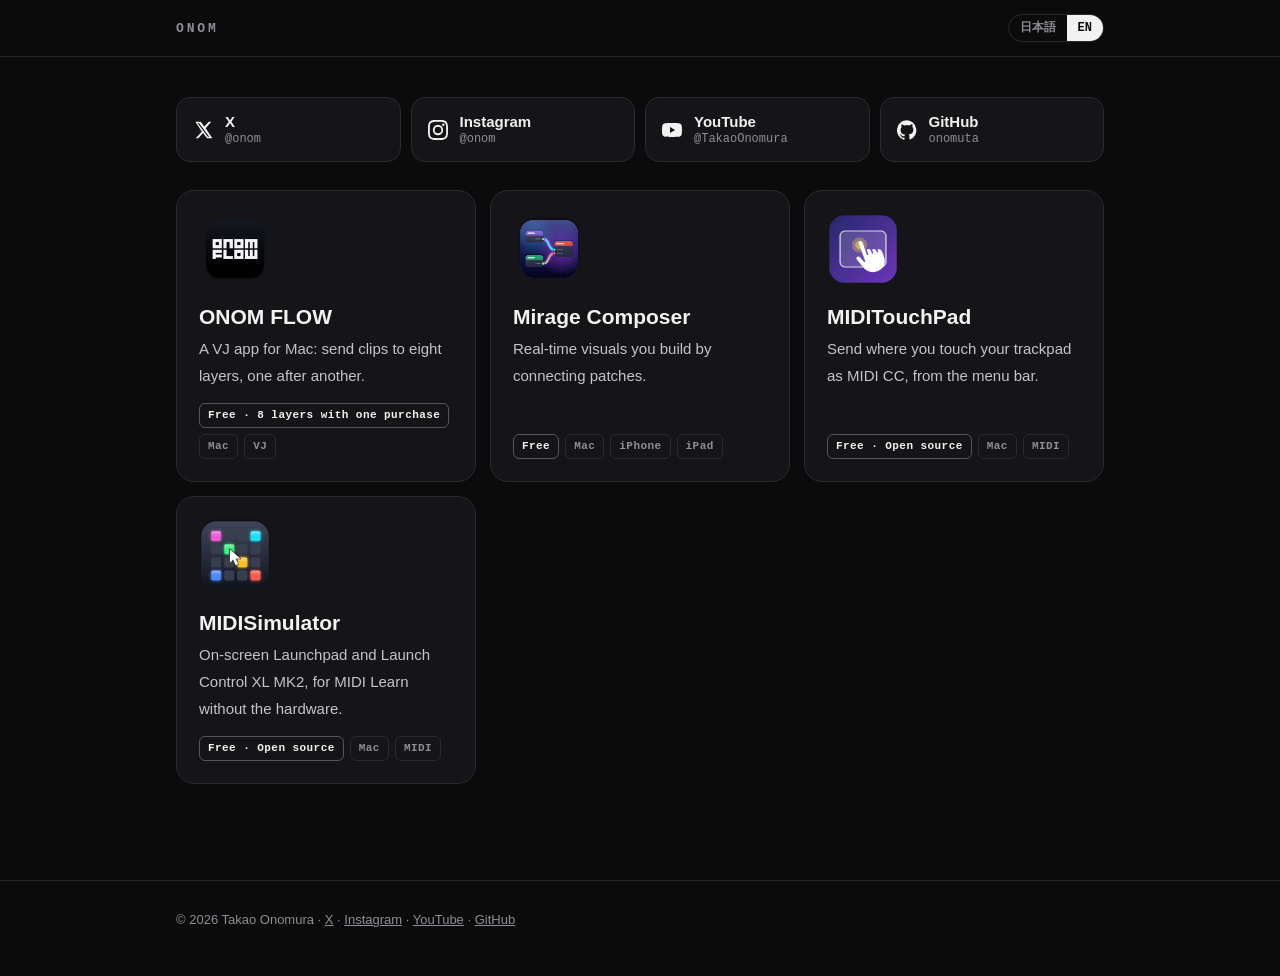
<file: index.html>
<!doctype html>
<html lang="ja" data-lang="ja">
<head>
<meta charset="utf-8">
<meta name="viewport" content="width=device-width, initial-scale=1">
<title>onom apps</title>
<meta name="description" content="VJ やリアルタイム映像のための、Mac と iPhone のアプリ。ONOM FLOW、Mirage Composer、MIDITouchPad、MIDISimulator。">
<meta property="og:title" content="onom apps">
<meta property="og:description" content="VJ やリアルタイム映像のための、Mac と iPhone のアプリ。">
<meta property="og:type" content="website">
<meta property="og:url" content="https://onomuta.github.io/">
<meta property="og:image" content="https://onomuta.github.io/assets/og-onomflow.png">
<meta name="twitter:card" content="summary_large_image">
<link rel="canonical" href="https://onomuta.github.io/">
<style>
  :root {
    --bg: #0b0b0c;
    --panel: #151517;
    --rule: #2a2a2e;
    --text: #f2f2f2;
    --body: #c4c4ca;
    --muted: #8e8e95;
    --mono: ui-monospace, "SF Mono", Menlo, monospace;
  }
  * { box-sizing: border-box; }
  html { -webkit-text-size-adjust: 100%; }
  body { margin: 0; background: var(--bg); color: var(--text); font: 16px/1.7 -apple-system, BlinkMacSystemFont, "Hiragino Sans", "Helvetica Neue", sans-serif; }
  html[data-lang="ja"] [lang="en"], html[data-lang="en"] [lang="ja"] { display: none !important; }
  .wrap { max-width: 960px; margin: 0 auto; padding: 0 16px; }
  header.top { border-bottom: 1px solid var(--rule); }
  header.top .wrap { display: flex; align-items: center; gap: 10px; height: 56px; }
  .brand { font: 700 13px/1 var(--mono); letter-spacing: 0.22em; color: var(--muted); }
  .spacer { flex: 1; }
  .lang-toggle { display: flex; border: 1px solid var(--rule); border-radius: 999px; overflow: hidden; font: 600 12px/1 var(--mono); }
  .lang-toggle button { background: none; border: 0; color: var(--muted); padding: 7px 11px; cursor: pointer; font: inherit; }
  .lang-toggle button[aria-pressed="true"] { background: var(--text); color: var(--bg); }

  .intro { padding: 40px 0 24px; }
  .sr { position: absolute; width: 1px; height: 1px; overflow: hidden; clip: rect(0 0 0 0); white-space: nowrap; }
  .intro h1 { font-size: clamp(30px, 5vw, 46px); line-height: 1.2; margin: 0 0 12px; }
  .intro p { color: var(--body); margin: 0; max-width: 34em; }

  /* One card per app. To add an app, copy an <a class="app"> block and set --c to its accent color. */
  .apps { margin-top: 28px; display: grid; grid-template-columns: repeat(auto-fill, minmax(280px, 1fr)); gap: 14px; }
  a.app {
    --c: #888;
    display: flex; flex-direction: column; gap: 14px; padding: 22px; border-radius: 18px;
    background: var(--panel); border: 1px solid var(--rule); color: inherit; text-decoration: none;
    transition: border-color .15s, transform .15s;
  }
  a.app:hover { border-color: var(--c); transform: translateY(-2px); }
  a.app img { width: 72px; height: 72px; border-radius: 16px; }
  a.app img.bare { border-radius: 0; margin: -6px; width: 84px; height: 84px; }
  a.app strong { font-size: 21px; display: block; }
  a.app .desc { color: var(--body); font-size: 15px; }
  a.app > div:nth-child(2) { flex: 1; }
  .meta { display: flex; flex-wrap: wrap; gap: 6px; }
  .meta span { font: 600 11px/1 var(--mono); letter-spacing: 0.04em; padding: 6px 8px; border-radius: 6px; border: 1px solid var(--rule); color: var(--muted); }
  .meta span.status { border-color: #55555c; color: var(--text); }

  /* Social links, Linktree-style. */
  .social { margin-top: 40px; display: grid; grid-template-columns: repeat(4, 1fr); gap: 10px; }
  .social a { display: flex; align-items: center; gap: 12px; padding: 14px 16px; border-radius: 14px; background: var(--panel); border: 1px solid var(--rule); color: var(--text); text-decoration: none; transition: border-color .15s, transform .15s; }
  .social a:hover { border-color: var(--muted); transform: translateY(-2px); }
  .social svg { width: 20px; height: 20px; flex: none; fill: currentColor; }
  .social b { display: block; font-size: 15px; line-height: 1.3; }
  .social small { display: block; color: var(--muted); font: 12px/1.3 var(--mono); }
  @media (max-width: 720px) { .social { grid-template-columns: repeat(2, 1fr); } }
  footer { margin-top: 96px; border-top: 1px solid var(--rule); padding: 28px 0 44px; color: var(--muted); font-size: 13px; }
  footer a { color: var(--muted); }
</style>
</head>
<body>
<header class="top">
  <div class="wrap">
    <span class="brand">ONOM</span>
    <div class="spacer"></div>
    <div class="lang-toggle" role="group" aria-label="Language">
      <button type="button" data-set-lang="ja" aria-pressed="true">日本語</button>
      <button type="button" data-set-lang="en" aria-pressed="false">EN</button>
    </div>
  </div>
</header>

<main class="wrap">
  <h1 class="sr">onom apps</h1>

  <nav class="social" aria-label="SNS">
    <a href="https://x.com/onom" target="_blank" rel="noopener"><svg viewBox="0 0 24 24" aria-hidden="true"><path d="M18.9 2H22l-6.8 7.8L23.2 22h-6.3l-4.9-6.4L6.4 22H3.3l7.3-8.3L2.8 2h6.4l4.4 5.9L18.9 2Zm-1.1 18.1h1.7L7.3 3.8H5.5l12.3 16.3Z"/></svg><span><b>X</b><small>@onom</small></span></a>
    <a href="https://www.instagram.com/onom/" target="_blank" rel="noopener"><svg viewBox="0 0 24 24" aria-hidden="true"><path d="M12 2.2c3.2 0 3.6 0 4.8.1 3.3.1 4.8 1.7 4.9 4.9.1 1.3.1 1.6.1 4.8s0 3.6-.1 4.8c-.1 3.2-1.7 4.8-4.9 4.9-1.3.1-1.6.1-4.8.1s-3.6 0-4.8-.1c-3.3-.1-4.8-1.7-4.9-4.9C2.2 15.6 2.2 15.2 2.2 12s0-3.6.1-4.8C2.4 3.9 3.9 2.4 7.2 2.3 8.4 2.2 8.8 2.2 12 2.2ZM12 0C8.7 0 8.3 0 7.1.1 2.7.3.3 2.7.1 7.1 0 8.3 0 8.7 0 12s0 3.7.1 4.9c.2 4.4 2.6 6.8 7 7 1.2.1 1.6.1 4.9.1s3.7 0 4.9-.1c4.4-.2 6.8-2.6 7-7 .1-1.2.1-1.6.1-4.9s0-3.7-.1-4.9c-.2-4.4-2.6-6.8-7-7C15.7 0 15.3 0 12 0Zm0 5.8a6.2 6.2 0 1 0 0 12.4 6.2 6.2 0 0 0 0-12.4ZM12 16a4 4 0 1 1 0-8 4 4 0 0 1 0 8Zm6.4-11.8a1.4 1.4 0 1 0 0 2.9 1.4 1.4 0 0 0 0-2.9Z"/></svg><span><b>Instagram</b><small>@onom</small></span></a>
    <a href="https://www.youtube.com/@TakaoOnomura" target="_blank" rel="noopener"><svg viewBox="0 0 24 24" aria-hidden="true"><path d="M23.5 6.2a3 3 0 0 0-2.1-2.1C19.5 3.6 12 3.6 12 3.6s-7.5 0-9.4.5A3 3 0 0 0 .5 6.2C0 8.1 0 12 0 12s0 3.9.5 5.8a3 3 0 0 0 2.1 2.1c1.9.5 9.4.5 9.4.5s7.5 0 9.4-.5a3 3 0 0 0 2.1-2.1c.5-1.9.5-5.8.5-5.8s0-3.9-.5-5.8ZM9.6 15.6V8.4l6.2 3.6-6.2 3.6Z"/></svg><span><b>YouTube</b><small>@TakaoOnomura</small></span></a>
    <a href="https://github.com/onomuta" target="_blank" rel="noopener"><svg viewBox="0 0 24 24" aria-hidden="true"><path d="M12 .3a12 12 0 0 0-3.8 23.4c.6.1.8-.3.8-.6v-2c-3.3.7-4-1.6-4-1.6-.6-1.4-1.4-1.8-1.4-1.8-1-.7.1-.7.1-.7 1.2.1 1.8 1.2 1.8 1.2 1.1 1.8 2.8 1.3 3.5 1 .1-.8.4-1.3.8-1.6-2.7-.3-5.5-1.3-5.5-5.9 0-1.3.5-2.4 1.2-3.2-.1-.3-.5-1.5.1-3.2 0 0 1-.3 3.3 1.2a11.5 11.5 0 0 1 6 0C17.3 4.7 18.3 5 18.3 5c.7 1.7.2 2.9.1 3.2.8.8 1.2 1.9 1.2 3.2 0 4.6-2.8 5.6-5.5 5.9.4.4.8 1.1.8 2.2v3.3c0 .3.2.7.8.6A12 12 0 0 0 12 .3"/></svg><span><b>GitHub</b><small>onomuta</small></span></a>
  </nav>

  <section class="apps">
    <a class="app" href="onomflow/" style="--c:#c8ff3c">
      <img src="assets/onomflow-icon.png" alt="">
      <div>
        <strong>ONOM FLOW</strong>
        <span class="desc" lang="ja">8つのレイヤーへ素材を次々と流し込む、Mac専用のVJアプリ。</span>
        <span class="desc" lang="en">A VJ app for Mac: send clips to eight layers, one after another.</span>
      </div>
      <div class="meta"><span class="status" lang="ja">無料・買い切りで8レイヤー</span><span class="status" lang="en">Free · 8 layers with one purchase</span><span>Mac</span><span>VJ</span></div>
    </a>

    <a class="app" href="mirage-composer/" style="--c:#a58bff">
      <img src="assets/mirage-icon.png" alt="">
      <div>
        <strong>Mirage Composer</strong>
        <span class="desc" lang="ja">パッチをつないで作る、リアルタイムの映像。</span>
        <span class="desc" lang="en">Real-time visuals you build by connecting patches.</span>
      </div>
      <div class="meta"><span class="status" lang="ja">無料</span><span class="status" lang="en">Free</span><span>Mac</span><span>iPhone</span><span>iPad</span></div>
    </a>

    <a class="app" href="miditouchpad/" style="--c:#f0b84a">
      <img class="bare" src="assets/miditouchpad-icon.png" alt="">
      <div>
        <strong>MIDITouchPad</strong>
        <span class="desc" lang="ja">トラックパッドに触れた位置を MIDI CC で送る、メニューバーのアプリ。</span>
        <span class="desc" lang="en">Send where you touch your trackpad as MIDI CC, from the menu bar.</span>
      </div>
      <div class="meta"><span class="status" lang="ja">無料・オープンソース</span><span class="status" lang="en">Free · Open source</span><span>Mac</span><span>MIDI</span></div>
    </a>

    <a class="app" href="midisimulator/" style="--c:#4ade80">
      <img class="bare" src="assets/midisimulator-icon.png" alt="">
      <div>
        <strong>MIDISimulator</strong>
        <span class="desc" lang="ja">Launchpad と Launch Control XL MK2 を画面上で再現。実機が無くても MIDI Learn を進められる。</span>
        <span class="desc" lang="en">On-screen Launchpad and Launch Control XL MK2, for MIDI Learn without the hardware.</span>
      </div>
      <div class="meta"><span class="status" lang="ja">無料・オープンソース</span><span class="status" lang="en">Free · Open source</span><span>Mac</span><span>MIDI</span></div>
    </a>
  </section>
</main>

<footer>
  <div class="wrap">© 2026 Takao Onomura · <a href="https://x.com/onom">X</a> · <a href="https://www.instagram.com/onom/">Instagram</a> · <a href="https://www.youtube.com/@TakaoOnomura">YouTube</a> · <a href="https://github.com/onomuta">GitHub</a></div>
</footer>

<script>
  (function () {
    var root = document.documentElement;
    var buttons = document.querySelectorAll("[data-set-lang]");
    function apply(lang) {
      root.setAttribute("data-lang", lang);
      root.setAttribute("lang", lang);
      buttons.forEach(function (b) { b.setAttribute("aria-pressed", String(b.dataset.setLang === lang)); });
    }
    var saved = null;
    try { saved = localStorage.getItem("lang"); } catch (e) {}
    apply(saved || ((navigator.language || "ja").toLowerCase().startsWith("ja") ? "ja" : "en"));
    buttons.forEach(function (b) {
      b.addEventListener("click", function () {
        apply(b.dataset.setLang);
        try { localStorage.setItem("lang", b.dataset.setLang); } catch (e) {}
      });
    });
  })();
</script>
</body>
</html>
</file>
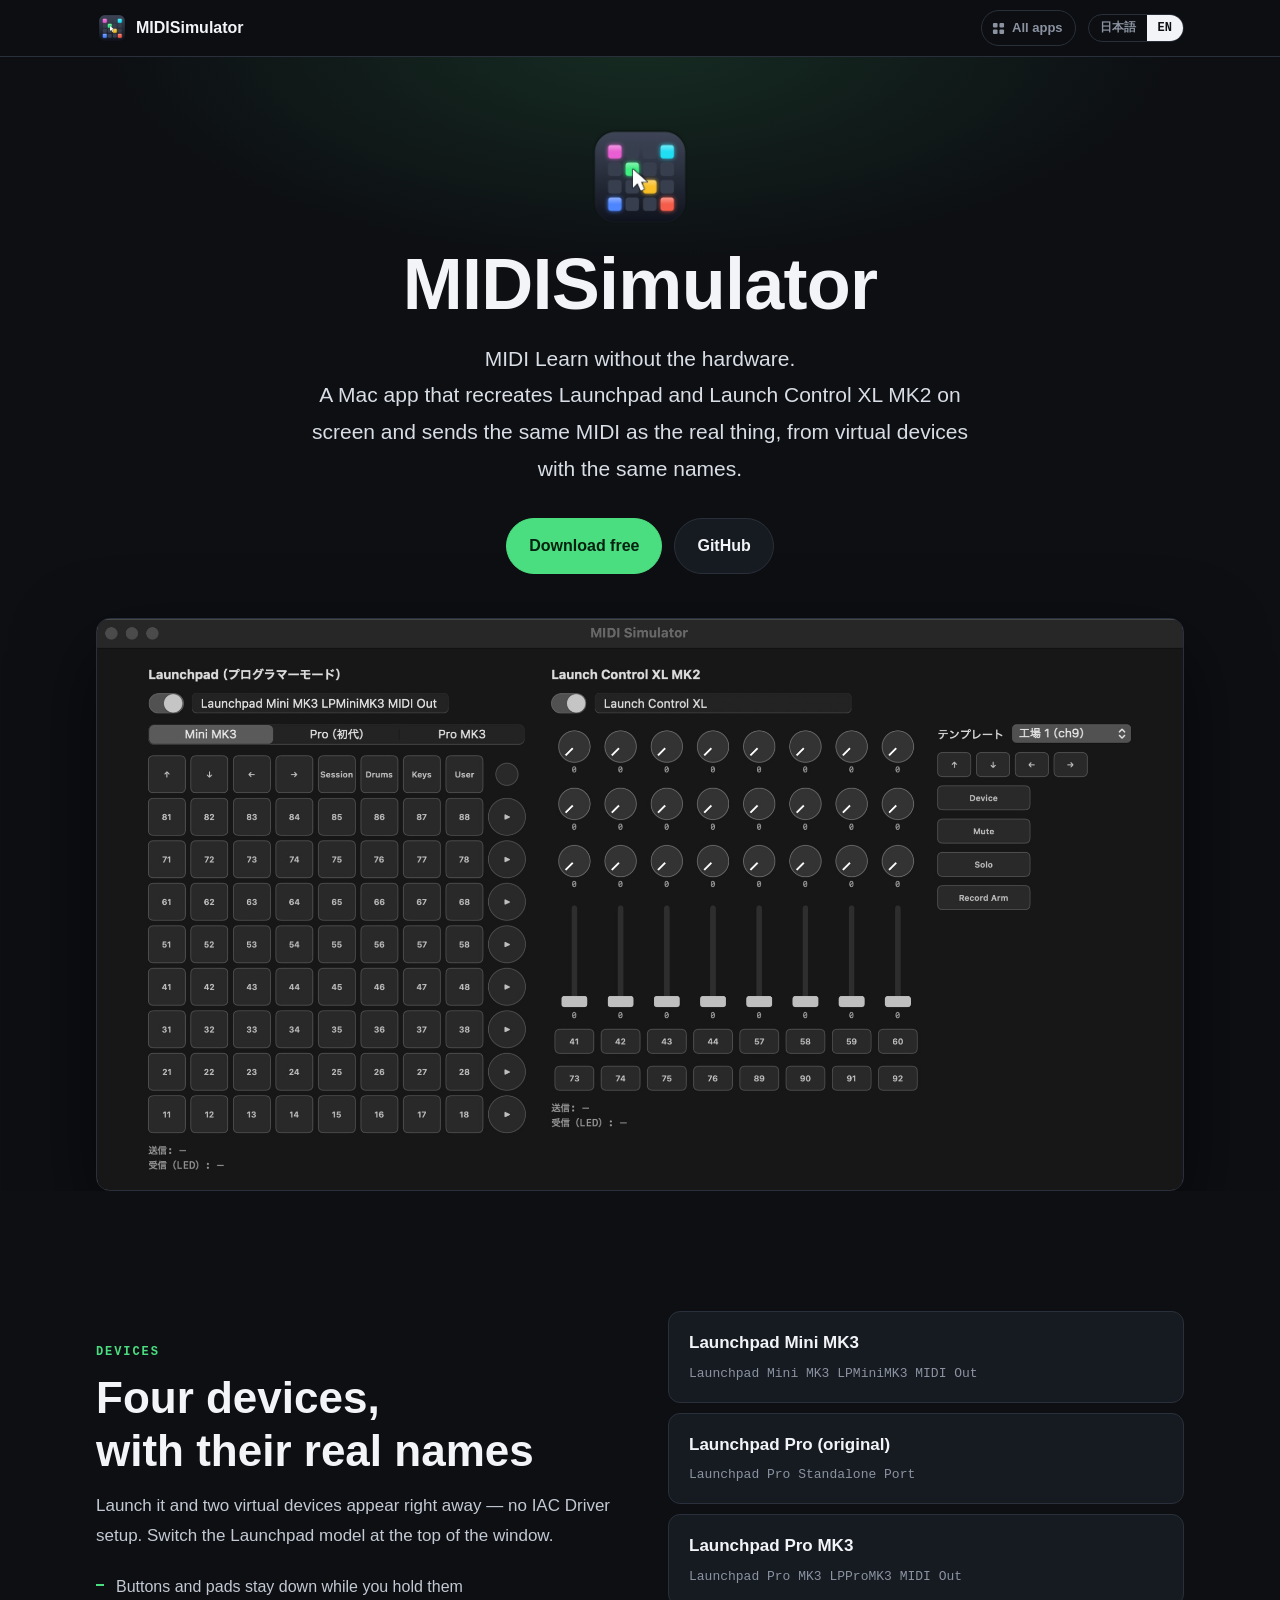
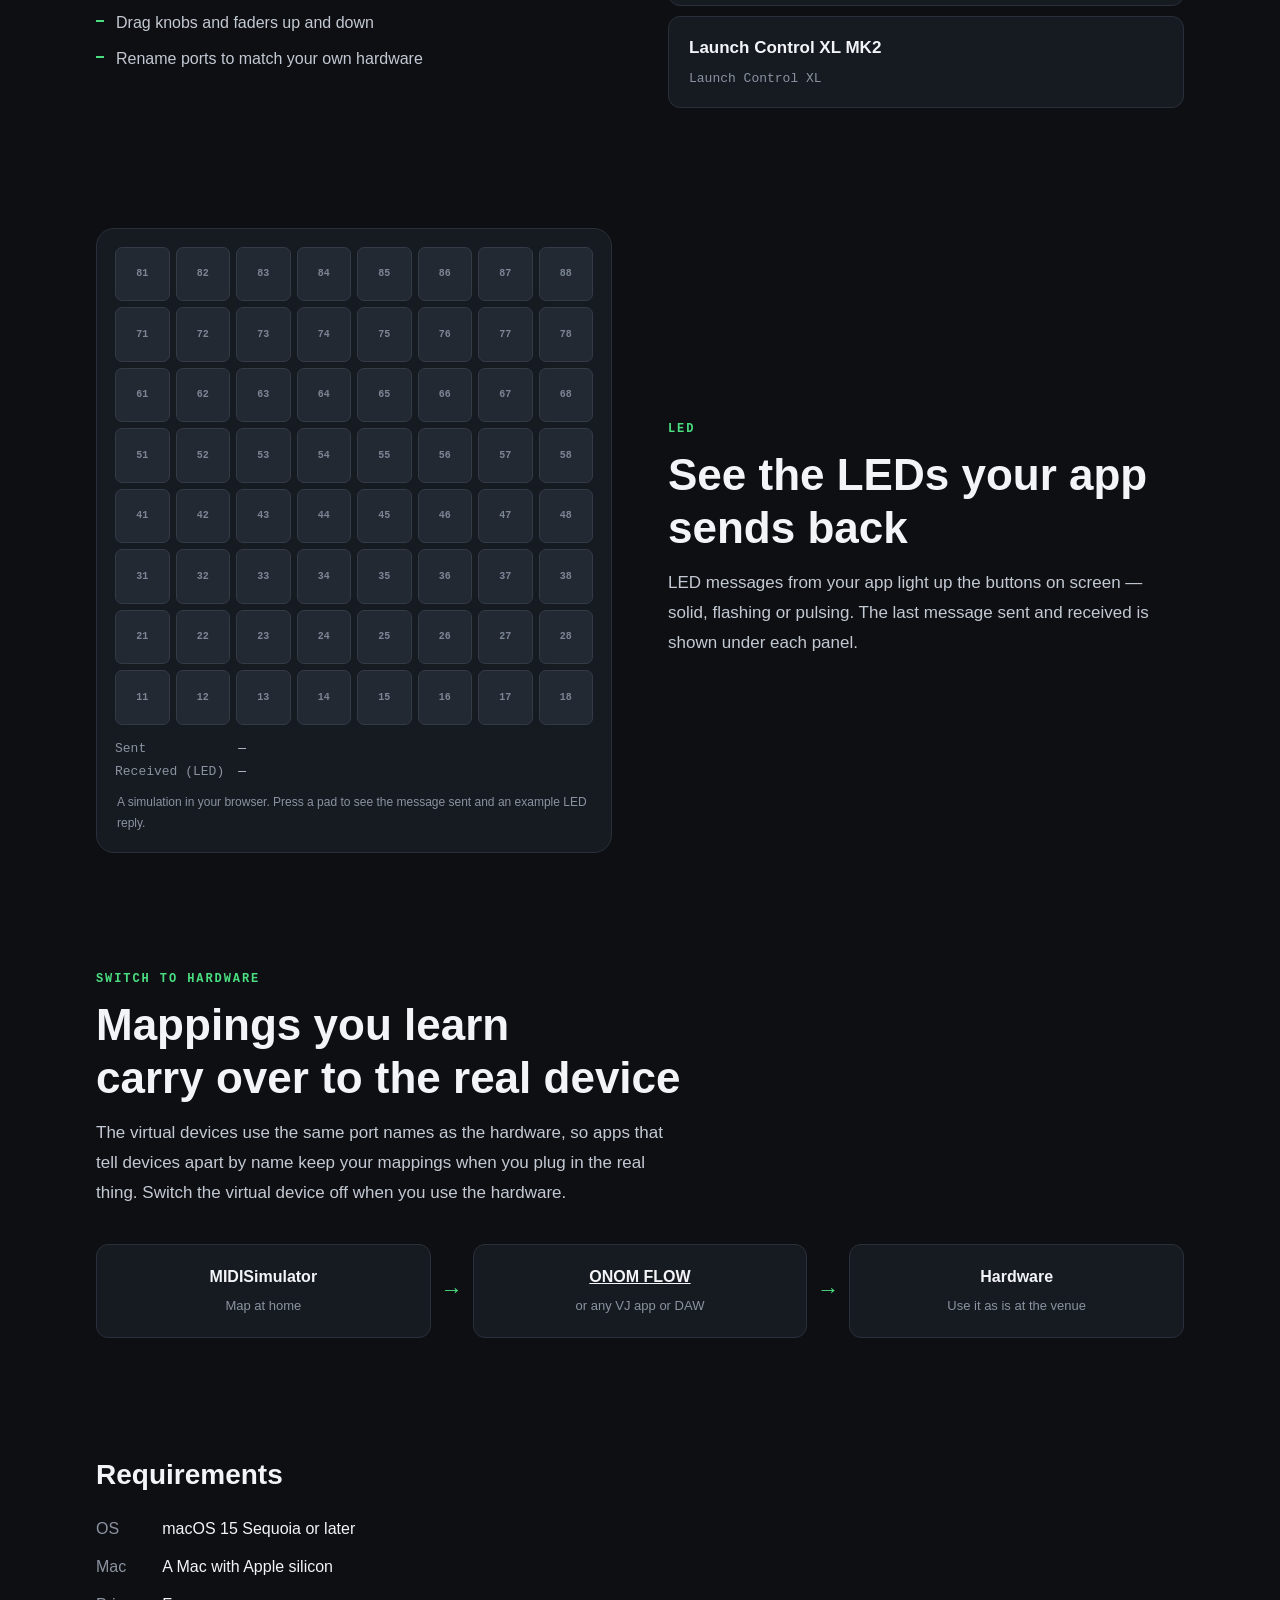
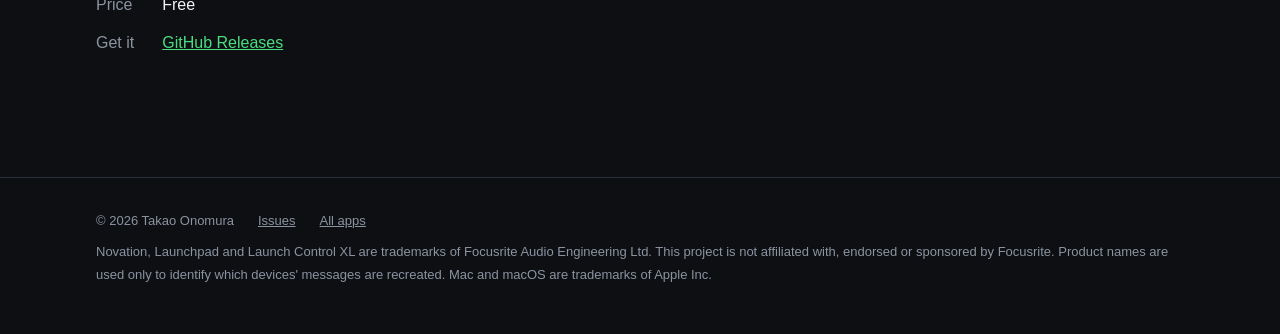
<file: midisimulator/index.html>
<!doctype html>
<html lang="ja" data-lang="ja">
<head>
<meta charset="utf-8">
<meta name="viewport" content="width=device-width, initial-scale=1">
<title>MIDISimulator — 実機が無くても MIDI Learn を</title>
<meta name="description" content="Launchpad と Launch Control XL MK2 を画面上で再現し、実機と同じ MIDI を仮想の機器から送る macOS アプリ。無料・オープンソース。">
<meta property="og:title" content="MIDISimulator">
<meta property="og:description" content="実機が無くても、MIDI Learn を進められる。Launchpad と Launch Control XL MK2 を画面上で再現。無料・オープンソース。">
<meta property="og:type" content="website">
<meta property="og:url" content="https://onomuta.github.io/midisimulator/">
<meta property="og:image" content="https://onomuta.github.io/assets/og-midisimulator.png">
<meta property="og:image:width" content="1200">
<meta property="og:image:height" content="630">
<meta name="twitter:card" content="summary_large_image">
<link rel="canonical" href="https://onomuta.github.io/midisimulator/">
<link rel="icon" href="../assets/midisimulator-icon.png">
<style>
  :root {
    --bg: #0d0f13;
    --panel: #161a21;
    --panel-2: #1e232c;
    --rule: #2a303b;
    --text: #f2f4f7;
    --body: #c3c9d3;
    --muted: #8b93a1;
    --accent: #4ade80;
    --mono: ui-monospace, "SF Mono", Menlo, monospace;
  }
  * { box-sizing: border-box; }
  html { -webkit-text-size-adjust: 100%; }
  body {
    margin: 0;
    background: var(--bg);
    color: var(--text);
    font: 16px/1.75 -apple-system, BlinkMacSystemFont, "Hiragino Sans", "Helvetica Neue", sans-serif;
  }
  html[data-lang="ja"] [lang="en"], html[data-lang="en"] [lang="ja"] { display: none !important; }
  a { color: var(--accent); }
  img { display: block; max-width: 100%; height: auto; }
  .wrap { max-width: 1120px; margin: 0 auto; padding: 0 16px; }

  header.top {
    position: sticky; top: 0; z-index: 10;
    background: rgba(13, 15, 19, 0.82);
    backdrop-filter: blur(12px); -webkit-backdrop-filter: blur(12px);
    border-bottom: 1px solid var(--rule);
  }
  header.top .wrap { display: flex; align-items: center; gap: 12px; height: 56px; }
  .brand { display: flex; align-items: center; gap: 8px; font-weight: 700; text-decoration: none; color: var(--text); }
  .brand img { width: 32px; height: 32px; }
  .spacer { flex: 1; }
  .lang-toggle { display: flex; border: 1px solid var(--rule); border-radius: 999px; overflow: hidden; font: 600 12px/1 var(--mono); }
  .lang-toggle button { background: none; border: 0; color: var(--muted); padding: 7px 11px; cursor: pointer; font: inherit; }
  .lang-toggle button[aria-pressed="true"] { background: var(--text); color: var(--bg); }

  .hero { padding: 64px 0 0; text-align: center; position: relative; overflow: hidden; }
  .hero::before {
    content: ""; position: absolute; inset: -30% -10% auto; height: 640px; z-index: -1;
    background: radial-gradient(closest-side, rgba(74, 222, 128, 0.14), transparent 70%);
  }
  .hero .icon { width: 112px; height: 112px; margin: 0 auto; }
  .hero h1 { font-size: clamp(40px, 7vw, 72px); line-height: 1.05; margin: 14px 0 18px; letter-spacing: -0.01em; }
  .hero p.lead { font-size: clamp(17px, 2.3vw, 21px); color: #d9dee6; margin: 0 auto; max-width: 680px; }
  .cta { display: flex; flex-wrap: wrap; justify-content: center; gap: 12px; margin-top: 30px; }
  .btn {
    display: inline-flex; align-items: center; gap: 8px;
    padding: 13px 22px; border-radius: 999px; font-weight: 700; text-decoration: none;
    border: 1px solid var(--rule); color: var(--text); background: var(--panel);
  }
  .btn.primary { background: var(--accent); color: #06210f; border-color: var(--accent); }
  .note { color: var(--muted); font-size: 14px; margin-top: 14px; }
  .shot { margin: 44px auto 0; }
  .shot img { border-radius: 14px; border: 1px solid var(--rule); box-shadow: 0 30px 80px rgba(0,0,0,0.6); }

  .show { padding: 120px 0 0; }
  .tag { font: 700 12px/1 var(--mono); letter-spacing: 0.16em; color: var(--accent); }
  .show h2, .more h2 { font-size: clamp(28px, 4.4vw, 44px); line-height: 1.2; margin: 14px 0 14px; }
  .show p { color: var(--body); font-size: 17px; margin: 0; max-width: 34em; }
  .split { display: grid; grid-template-columns: 1fr 1fr; gap: 56px; align-items: center; }
  .split.flip > :first-child { order: 2; }
  .points { list-style: none; padding: 0; margin: 22px 0 0; display: grid; gap: 8px; }
  .points li { color: var(--body); padding-left: 20px; position: relative; }
  .points li::before { content: ""; position: absolute; left: 0; top: 0.72em; width: 8px; height: 2px; background: var(--accent); }

  .models { display: grid; gap: 10px; }
  .models div { padding: 16px 20px; border-radius: 12px; background: var(--panel); border: 1px solid var(--rule); }
  .models b { display: block; font-size: 17px; }
  .models code { font: 13px var(--mono); color: var(--muted); word-break: break-all; }

  /* LED demo */
  .demo { background: var(--panel); border: 1px solid var(--rule); border-radius: 18px; padding: 18px; }
  .grid { display: grid; grid-template-columns: repeat(8, 1fr); gap: 6px; }
  .grid button {
    aspect-ratio: 1; border-radius: 7px; border: 1px solid #343b47; background: #232933; cursor: pointer;
    font: 600 10px/1 var(--mono); color: #7d8696; transition: background .12s, box-shadow .12s;
  }
  .grid button.lit { color: rgba(0,0,0,0.55); border-color: transparent; }
  .log { display: grid; grid-template-columns: max-content 1fr; gap: 4px 14px; margin-top: 14px; font: 13px/1.5 var(--mono); color: var(--body); }
  .log .k { color: var(--muted); }
  .show .demo-note { color: var(--muted); font-size: 12px; margin: 10px 2px 0; max-width: none; }

  .flow { display: grid; grid-template-columns: 1fr auto 1fr auto 1fr; gap: 10px; align-items: center; margin-top: 36px; }
  .flow div { padding: 18px; border-radius: 12px; background: var(--panel); border: 1px solid var(--rule); text-align: center; }
  .flow b { display: block; font-size: 16px; }
  .flow span { color: var(--muted); font-size: 13px; }
  .flow i { color: var(--accent); font-style: normal; font-size: 22px; }
  .flow a { color: inherit; }

  .more { padding: 120px 0 0; }
  .more h2 { font-size: clamp(22px, 3vw, 28px); margin: 0 0 24px; }
  .more ul.cav { list-style: none; margin: 0; padding: 0; display: grid; grid-template-columns: repeat(auto-fill, minmax(320px, 1fr)); border-top: 1px solid var(--rule); }
  .more ul.cav li { padding: 18px 4px; border-bottom: 1px solid var(--rule); color: var(--body); }
  .more ul.cav li strong { display: block; color: var(--text); margin-bottom: 2px; }
  dl.spec { display: grid; grid-template-columns: max-content 1fr; gap: 10px 28px; margin: 0; }
  dl.spec dt { color: var(--muted); }
  dl.spec dd { margin: 0; }

  footer { margin-top: 120px; border-top: 1px solid var(--rule); padding: 32px 0 48px; color: var(--muted); font-size: 13px; }
  footer .wrap { display: flex; flex-wrap: wrap; gap: 8px 24px; }
  footer a { color: var(--muted); }
  footer .legal { flex-basis: 100%; }

  @media (max-width: 860px) {
    .split { grid-template-columns: 1fr; gap: 32px; }
    .split.flip > :first-child { order: 0; }
    .show, .more { padding-top: 88px; }
    .flow { grid-template-columns: 1fr; }
    .flow i { transform: rotate(90deg); justify-self: center; }
  }
  @media (max-width: 640px) {
    .hero { padding-top: 40px; }
      .grid { gap: 4px; }
    .more ul.cav { grid-template-columns: 1fr; }
    dl.spec { grid-template-columns: 1fr; gap: 2px; }
    dl.spec dd { margin-bottom: 10px; }
  }
  .nav-apps {
    display: flex; align-items: center; gap: 7px; padding: 6px 12px 6px 10px; border-radius: 999px;
    border: 1px solid var(--rule); color: var(--muted); font-size: 13px; font-weight: 600; text-decoration: none;
  }
  .nav-apps:hover { color: var(--text); border-color: var(--muted); }
  .nav-apps svg { width: 13px; height: 13px; fill: currentColor; }
  @media (max-width: 640px) { .nav-apps { padding: 8px; } .nav-apps span { display: none !important; } }
</style>
</head>
<body>

<header class="top">
  <div class="wrap">
    <a class="brand" href="#"><img src="../assets/midisimulator-icon.png" alt="">MIDISimulator</a>
    <div class="spacer"></div>
    <a class="nav-apps" href="../"><svg viewBox="0 0 14 14" aria-hidden="true"><rect x="1" y="1" width="5" height="5" rx="1.2"/><rect x="8" y="1" width="5" height="5" rx="1.2"/><rect x="1" y="8" width="5" height="5" rx="1.2"/><rect x="8" y="8" width="5" height="5" rx="1.2"/></svg><span lang="ja">アプリ一覧</span><span lang="en">All apps</span></a>
    <div class="lang-toggle" role="group" aria-label="Language">
      <button type="button" data-set-lang="ja" aria-pressed="true">日本語</button>
      <button type="button" data-set-lang="en" aria-pressed="false">EN</button>
    </div>
  </div>
</header>

<main>
  <section class="hero">
    <div class="wrap">
      <img class="icon" src="../assets/midisimulator-icon.png" alt="MIDISimulator のアイコン">
      <h1>MIDISimulator</h1>
      <p class="lead" lang="ja">実機が無くても、MIDI Learn を進められる。<br>Launchpad と Launch Control XL MK2 を画面上で再現し、実機と同じ MIDI を、実機と同じ名前の仮想の機器から送る Mac のアプリ。</p>
      <p class="lead" lang="en">MIDI Learn without the hardware.<br>A Mac app that recreates Launchpad and Launch Control XL MK2 on screen and sends the same MIDI as the real thing, from virtual devices with the same names.</p>
      <div class="cta">
        <a class="btn primary" href="https://github.com/onomuta/MIDISimulator/releases/latest" lang="ja">無料でダウンロード</a>
        <a class="btn primary" href="https://github.com/onomuta/MIDISimulator/releases/latest" lang="en">Download free</a>
        <a class="btn" href="https://github.com/onomuta/MIDISimulator">GitHub</a>
      </div>
    </div>
    <figure class="shot wrap">
      <img src="../assets/midisimulator-window.jpg" width="2118" height="1114" alt="MIDISimulator のウィンドウ。左に Launchpad の 8×8 のパッド、右に Launch Control XL MK2 のノブ・フェーダー・ボタン">
    </figure>
  </section>

  <section class="show">
    <div class="wrap split">
      <div>
        <div class="tag">DEVICES</div>
        <h2 lang="ja">4つの機種を、<br>実機と同じ名前で</h2>
        <h2 lang="en">Four devices,<br>with their real names</h2>
        <p lang="ja">起動すると、2台分の仮想の機器がすぐに現れます。IAC ドライバなどの設定は要りません。Launchpad は画面の上で機種を切り替えられます。</p>
        <p lang="en">Launch it and two virtual devices appear right away — no IAC Driver setup. Switch the Launchpad model at the top of the window.</p>
        <ul class="points" lang="ja">
          <li>ボタン・パッドは押している間だけ押したまま</li>
          <li>ノブとフェーダーは上下にドラッグ</li>
          <li>ポート名は書き換えて、手元の実機に合わせられる</li>
        </ul>
        <ul class="points" lang="en">
          <li>Buttons and pads stay down while you hold them</li>
          <li>Drag knobs and faders up and down</li>
          <li>Rename ports to match your own hardware</li>
        </ul>
      </div>
      <div class="models">
        <div><b>Launchpad Mini MK3</b><code>Launchpad Mini MK3 LPMiniMK3 MIDI Out</code></div>
        <div><b lang="ja">Launchpad Pro（初代）</b><b lang="en">Launchpad Pro (original)</b><code>Launchpad Pro Standalone Port</code></div>
        <div><b>Launchpad Pro MK3</b><code>Launchpad Pro MK3 LPProMK3 MIDI Out</code></div>
        <div><b>Launch Control XL MK2</b><code>Launch Control XL</code></div>
      </div>
    </div>
  </section>

  <section class="show">
    <div class="wrap split flip">
      <div>
        <div class="tag">LED</div>
        <h2 lang="ja">返ってきた LED も、<br>画面の色で分かる</h2>
        <h2 lang="en">See the LEDs your app<br>sends back</h2>
        <p lang="ja">相手のアプリが返す LED の信号を受け取って、ボタンの色に映します。点灯・点滅・明滅も見分けられます。最後に送った信号と受け取った信号は、パネルの下に出ます。</p>
        <p lang="en">LED messages from your app light up the buttons on screen — solid, flashing or pulsing. The last message sent and received is shown under each panel.</p>
      </div>
      <div class="demo">
        <div class="grid" id="grid" aria-label="Launchpad のパッド"></div>
        <div class="log">
          <span class="k" lang="ja">送信</span><span class="k" lang="en">Sent</span><span id="sent">—</span>
          <span class="k" lang="ja">受信（LED）</span><span class="k" lang="en">Received (LED)</span><span id="recv">—</span>
        </div>
        <p class="demo-note" lang="ja">ページの上での再現です。パッドを押すと、送る信号と、相手のアプリが返す LED の例を表示します。</p>
        <p class="demo-note" lang="en">A simulation in your browser. Press a pad to see the message sent and an example LED reply.</p>
      </div>
    </div>
  </section>

  <section class="show">
    <div class="wrap">
      <div class="tag">SWITCH TO HARDWARE</div>
      <h2 lang="ja">覚えさせた割り当てが、<br>そのまま実機でも</h2>
      <h2 lang="en">Mappings you learn<br>carry over to the real device</h2>
      <p lang="ja">仮想の機器は実機と同じポート名なので、機器の名前で割り当てを見分けるアプリなら、ここで覚えさせた割り当てが実機でもそのまま効きます。実機を使うときは、スイッチで仮想の機器を切っておきます。</p>
      <p lang="en">The virtual devices use the same port names as the hardware, so apps that tell devices apart by name keep your mappings when you plug in the real thing. Switch the virtual device off when you use the hardware.</p>
      <div class="flow">
        <div><b>MIDISimulator</b><span lang="ja">家で割り当てを作る</span><span lang="en">Map at home</span></div>
        <i aria-hidden="true">→</i>
        <div><b><a href="../onomflow/">ONOM FLOW</a></b><span lang="ja">などの VJ アプリ・DAW</span><span lang="en">or any VJ app or DAW</span></div>
        <i aria-hidden="true">→</i>
        <div><b lang="ja">実機</b><b lang="en">Hardware</b><span lang="ja">現場でそのまま使う</span><span lang="en">Use it as is at the venue</span></div>
      </div>
    </div>
  </section>

  <section class="more" id="requirements">
    <div class="wrap">
      <h2 lang="ja">動作環境</h2>
      <h2 lang="en">Requirements</h2>
      <dl class="spec" lang="ja">
        <dt>OS</dt><dd>macOS 15 Sequoia 以降</dd>
        <dt>Mac</dt><dd>Apple シリコン搭載の Mac</dd>
        <dt>価格</dt><dd>無料</dd>
        <dt>入手</dt><dd><a href="https://github.com/onomuta/MIDISimulator/releases/latest">GitHub のリリース</a></dd>
      </dl>
      <dl class="spec" lang="en">
        <dt>OS</dt><dd>macOS 15 Sequoia or later</dd>
        <dt>Mac</dt><dd>A Mac with Apple silicon</dd>
        <dt>Price</dt><dd>Free</dd>
        <dt>Get it</dt><dd><a href="https://github.com/onomuta/MIDISimulator/releases/latest">GitHub Releases</a></dd>
      </dl>
    </div>
  </section>
</main>

<footer>
  <div class="wrap">
    <span>© 2026 Takao Onomura</span>
    <a href="https://github.com/onomuta/MIDISimulator/issues" lang="ja">不具合・要望</a>
    <a href="https://github.com/onomuta/MIDISimulator/issues" lang="en">Issues</a>
    <a href="../" lang="ja">アプリ一覧</a>
    <a href="../" lang="en">All apps</a>
    <span class="legal" lang="ja">Novation、Launchpad、Launch Control XL は Focusrite Audio Engineering Ltd. の商標です。このプロジェクトは同社とは関係がなく、同社から承認も支援も受けていません。製品名は、どの機器の信号を再現しているかを示すためだけに使っています。Mac、macOS は Apple Inc. の商標です。</span>
    <span class="legal" lang="en">Novation, Launchpad and Launch Control XL are trademarks of Focusrite Audio Engineering Ltd. This project is not affiliated with, endorsed or sponsored by Focusrite. Product names are used only to identify which devices' messages are recreated. Mac and macOS are trademarks of Apple Inc.</span>
  </div>
</footer>

<script>
  (function () {
    var root = document.documentElement;
    var buttons = document.querySelectorAll("[data-set-lang]");
    function apply(lang) {
      root.setAttribute("data-lang", lang);
      root.setAttribute("lang", lang);
      buttons.forEach(function (b) { b.setAttribute("aria-pressed", String(b.dataset.setLang === lang)); });
    }
    var saved = null;
    try { saved = localStorage.getItem("lang"); } catch (e) {}
    apply(saved || ((navigator.language || "ja").toLowerCase().startsWith("ja") ? "ja" : "en"));
    buttons.forEach(function (b) {
      b.addEventListener("click", function () {
        apply(b.dataset.setLang);
        try { localStorage.setItem("lang", b.dataset.setLang); } catch (e) {}
      });
    });
  })();

  // In-page simulation: pads use programmer-mode note numbers (10 × row + column, row 1 at the bottom).
  (function () {
    var grid = document.getElementById("grid"), sent = document.getElementById("sent"), recv = document.getElementById("recv");
    var palette = [[5, "#ff4d4d"], [9, "#ffa13d"], [13, "#ffe14d"], [21, "#4ade80"], [37, "#36d6f0"], [45, "#4d7dff"], [53, "#d16bff"], [3, "#ffffff"]];
    for (var row = 8; row >= 1; row--) {
      for (var col = 1; col <= 8; col++) {
        var b = document.createElement("button");
        b.type = "button"; b.textContent = String(row * 10 + col); b.dataset.note = String(row * 10 + col);
        grid.appendChild(b);
      }
    }
    function press(b) {
      var note = b.dataset.note;
      sent.textContent = "Note " + note + "  ch1  vel 127";
      var pick = palette[Math.floor(Math.random() * palette.length)];
      if (b.classList.contains("lit")) {
        b.classList.remove("lit"); b.style.background = ""; b.style.boxShadow = "";
        recv.textContent = "Note " + note + "  ch1  vel 0";
      } else {
        b.classList.add("lit"); b.style.background = pick[1]; b.style.boxShadow = "0 0 14px " + pick[1] + "88";
        recv.textContent = "Note " + note + "  ch1  vel " + pick[0];
      }
    }
    grid.addEventListener("pointerdown", function (e) { if (e.target.dataset.note) press(e.target); });
    grid.addEventListener("pointerup", function (e) {
      if (e.target.dataset.note) sent.textContent = "Note " + e.target.dataset.note + "  ch1  vel 0";
    });
  })();
</script>
</body>
</html>
</file>
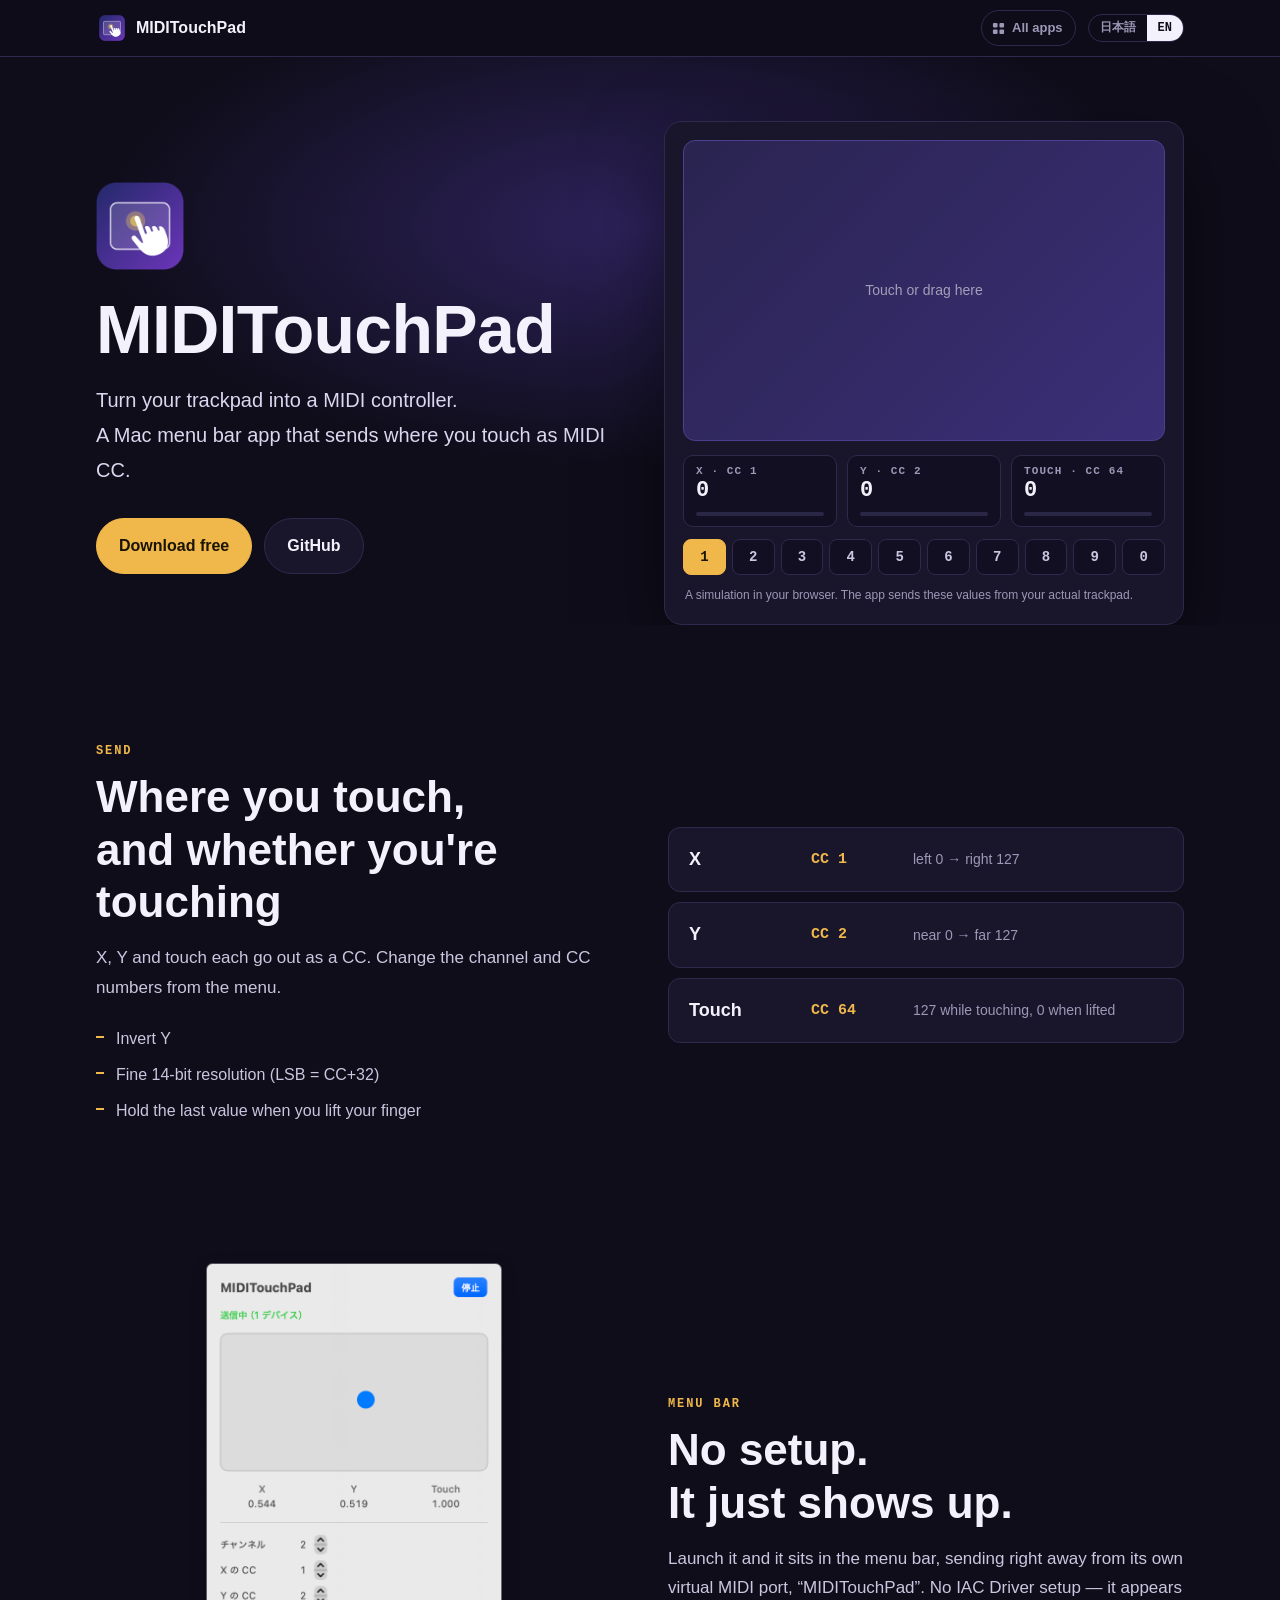
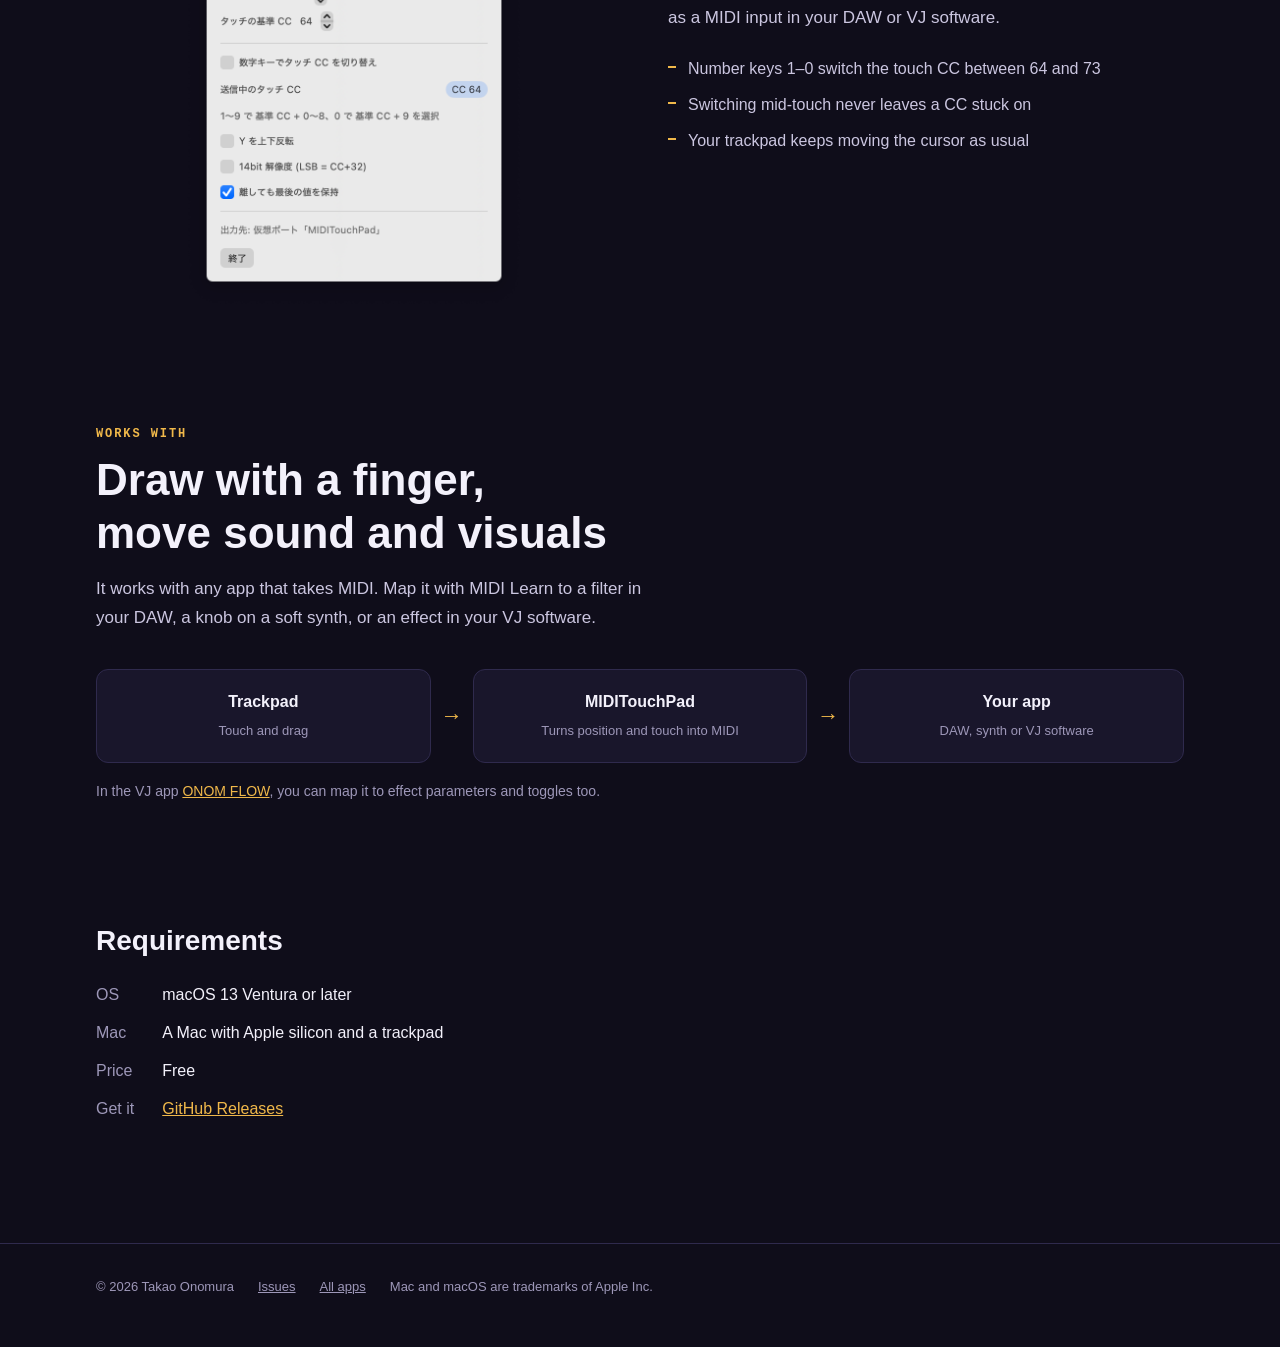
<file: miditouchpad/index.html>
<!doctype html>
<html lang="ja" data-lang="ja">
<head>
<meta charset="utf-8">
<meta name="viewport" content="width=device-width, initial-scale=1">
<title>MIDITouchPad — トラックパッドを MIDI コントローラーに</title>
<meta name="description" content="Mac のトラックパッドに触れた位置を MIDI CC で送る、メニューバーのアプリ。無料・オープンソース。">
<meta property="og:title" content="MIDITouchPad">
<meta property="og:description" content="Mac のトラックパッドが、MIDI コントローラーになる。無料・オープンソース。">
<meta property="og:type" content="website">
<meta property="og:url" content="https://onomuta.github.io/miditouchpad/">
<meta property="og:image" content="https://onomuta.github.io/assets/og-miditouchpad.png">
<meta property="og:image:width" content="1200">
<meta property="og:image:height" content="630">
<meta name="twitter:card" content="summary_large_image">
<link rel="canonical" href="https://onomuta.github.io/miditouchpad/">
<link rel="icon" href="../assets/miditouchpad-icon.png">
<style>
  :root {
    --bg: #0f0d1a;
    --panel: #19162b;
    --panel-2: #211d3a;
    --rule: #2f2a4d;
    --text: #f3f1fb;
    --body: #cbc6e0;
    --muted: #9d97b8;
    --accent: #f0b84a;
    --violet: #8b6cff;
    --mono: ui-monospace, "SF Mono", Menlo, monospace;
  }
  * { box-sizing: border-box; }
  html { -webkit-text-size-adjust: 100%; }
  body {
    margin: 0;
    background: var(--bg);
    color: var(--text);
    font: 16px/1.75 -apple-system, BlinkMacSystemFont, "Hiragino Sans", "Helvetica Neue", sans-serif;
  }
  html[data-lang="ja"] [lang="en"], html[data-lang="en"] [lang="ja"] { display: none !important; }
  a { color: var(--accent); }
  img { display: block; max-width: 100%; height: auto; }
  .wrap { max-width: 1120px; margin: 0 auto; padding: 0 16px; }

  header.top {
    position: sticky; top: 0; z-index: 10;
    background: rgba(15, 13, 26, 0.82);
    backdrop-filter: blur(12px); -webkit-backdrop-filter: blur(12px);
    border-bottom: 1px solid var(--rule);
  }
  header.top .wrap { display: flex; align-items: center; gap: 12px; height: 56px; }
  .brand { display: flex; align-items: center; gap: 8px; font-weight: 700; text-decoration: none; color: var(--text); }
  .brand img { width: 32px; height: 32px; }
  .spacer { flex: 1; }
  .lang-toggle { display: flex; border: 1px solid var(--rule); border-radius: 999px; overflow: hidden; font: 600 12px/1 var(--mono); }
  .lang-toggle button { background: none; border: 0; color: var(--muted); padding: 7px 11px; cursor: pointer; font: inherit; }
  .lang-toggle button[aria-pressed="true"] { background: var(--text); color: var(--bg); }

  .hero { padding: 64px 0 0; position: relative; overflow: hidden; }
  .hero::before {
    content: ""; position: absolute; inset: -30% -10% auto; height: 680px; z-index: -1;
    background: radial-gradient(closest-side, rgba(110, 80, 230, 0.32), transparent 70%);
  }
  .hero-grid { display: grid; grid-template-columns: 1fr 1fr; gap: 48px; align-items: center; }
  .hero .icon { width: 108px; height: 108px; margin-left: -10px; }
  .hero h1 { font-size: clamp(40px, 6.6vw, 68px); line-height: 1.05; margin: 14px 0 18px; letter-spacing: -0.01em; }
  .hero p.lead { font-size: clamp(17px, 2.2vw, 20px); color: #dcd7f0; margin: 0; }
  .cta { display: flex; flex-wrap: wrap; gap: 12px; margin-top: 30px; }
  .btn {
    display: inline-flex; align-items: center; gap: 8px;
    padding: 13px 22px; border-radius: 999px; font-weight: 700; text-decoration: none;
    border: 1px solid var(--rule); color: var(--text); background: var(--panel);
  }
  .btn.primary { background: var(--accent); color: #1a1405; border-color: var(--accent); }
  .note { color: var(--muted); font-size: 14px; margin-top: 14px; }

  /* live demo */
  .demo { background: var(--panel); border: 1px solid var(--rule); border-radius: 18px; padding: 18px; box-shadow: 0 30px 80px rgba(0,0,0,0.5); }
  .pad {
    position: relative; aspect-ratio: 16 / 10; border-radius: 12px; touch-action: none; cursor: crosshair;
    background: linear-gradient(135deg, #2a2450, #3b2f78); border: 1px solid #4b4090; overflow: hidden;
  }
  .pad .hint { position: absolute; inset: 0; display: grid; place-items: center; color: rgba(255,255,255,0.55); font-size: 14px; pointer-events: none; transition: opacity .2s; }
  .pad.active .hint { opacity: 0; }
  .dot {
    position: absolute; width: 34px; height: 34px; margin: -17px 0 0 -17px; border-radius: 50%;
    background: var(--accent); box-shadow: 0 0 0 10px rgba(240,184,74,0.25); opacity: 0; transition: opacity .15s;
    left: 50%; top: 50%; pointer-events: none;
  }
  .pad.active .dot { opacity: 1; }
  .meters { display: grid; grid-template-columns: repeat(3, 1fr); gap: 10px; margin-top: 14px; }
  .meter { background: #120f22; border: 1px solid var(--rule); border-radius: 10px; padding: 10px 12px; }
  .meter .lbl { font: 700 11px/1 var(--mono); letter-spacing: 0.1em; color: var(--muted); }
  .meter .val { font: 700 22px/1.3 var(--mono); }
  .meter .bar { height: 4px; border-radius: 2px; background: #2a2645; margin-top: 6px; overflow: hidden; }
  .meter .bar i { display: block; height: 100%; width: 0; background: var(--violet); }
  .meter.touch .bar i { background: var(--accent); }
  .keys { display: grid; grid-template-columns: repeat(10, 1fr); gap: 6px; margin-top: 12px; }
  .keys button {
    font: 700 14px/1 var(--mono); padding: 10px 0; border-radius: 8px; cursor: pointer;
    background: #120f22; color: var(--body); border: 1px solid var(--rule);
  }
  .keys button[aria-pressed="true"] { background: var(--accent); color: #1a1405; border-color: var(--accent); }
  .demo-note { color: var(--muted); font-size: 12px; margin: 10px 2px 0; }

  /* sections */
  .show { padding: 120px 0 0; }
  .tag { font: 700 12px/1 var(--mono); letter-spacing: 0.16em; color: var(--accent); }
  .show h2, .more h2 { font-size: clamp(28px, 4.4vw, 44px); line-height: 1.2; margin: 14px 0 14px; }
  .show p { color: var(--body); font-size: 17px; margin: 0; max-width: 34em; }
  .split { display: grid; grid-template-columns: 1fr 1fr; gap: 56px; align-items: center; }
  .split.flip > :first-child { order: 2; }
  .points { list-style: none; padding: 0; margin: 22px 0 0; display: grid; gap: 8px; }
  .points li { color: var(--body); padding-left: 20px; position: relative; }
  .points li::before { content: ""; position: absolute; left: 0; top: 0.72em; width: 8px; height: 2px; background: var(--accent); }

  .send { display: grid; gap: 10px; }
  .send div {
    display: grid; grid-template-columns: 110px 90px 1fr; gap: 12px; align-items: center;
    padding: 16px 20px; border-radius: 12px; background: var(--panel); border: 1px solid var(--rule);
  }
  .send b { font-size: 18px; }
  .send code { font: 700 15px var(--mono); color: var(--accent); }
  .send span { color: var(--muted); font-size: 14px; }

  .panel-shot { max-width: 340px; justify-self: center; border-radius: 16px; }

  .flow { display: grid; grid-template-columns: 1fr auto 1fr auto 1fr; gap: 10px; align-items: center; margin-top: 36px; }
  .flow div { padding: 18px; border-radius: 12px; background: var(--panel); border: 1px solid var(--rule); text-align: center; }
  .flow b { display: block; font-size: 16px; }
  .flow span { color: var(--muted); font-size: 13px; }
  .flow i { color: var(--accent); font-style: normal; font-size: 22px; }
  .flow a { color: inherit; }
  .show .flow-note { color: var(--muted); font-size: 14px; margin-top: 16px; max-width: none; }

  .more { padding: 120px 0 0; }
  .more h2 { font-size: clamp(22px, 3vw, 28px); margin: 0 0 24px; }
  .more ul.cav { list-style: none; margin: 0; padding: 0; display: grid; grid-template-columns: repeat(auto-fill, minmax(320px, 1fr)); border-top: 1px solid var(--rule); }
  .more ul.cav li { padding: 18px 4px; border-bottom: 1px solid var(--rule); color: var(--body); }
  .more ul.cav li strong { display: block; color: var(--text); margin-bottom: 2px; }
  .more code { font: 13px var(--mono); background: var(--panel); padding: 2px 6px; border-radius: 4px; }
  dl.spec { display: grid; grid-template-columns: max-content 1fr; gap: 10px 28px; margin: 0; }
  dl.spec dt { color: var(--muted); }
  dl.spec dd { margin: 0; }

  footer { margin-top: 120px; border-top: 1px solid var(--rule); padding: 32px 0 48px; color: var(--muted); font-size: 13px; }
  footer .wrap { display: flex; flex-wrap: wrap; gap: 8px 24px; }
  footer a { color: var(--muted); }

  @media (max-width: 860px) {
    .hero-grid, .split { grid-template-columns: 1fr; gap: 32px; }
    .split.flip > :first-child { order: 0; }
    .show, .more { padding-top: 88px; }
    .flow { grid-template-columns: 1fr; }
    .flow i { transform: rotate(90deg); justify-self: center; }
  }
  @media (max-width: 640px) {
    .hero { padding-top: 40px; }
      .keys { grid-template-columns: repeat(5, 1fr); }
    .send div { grid-template-columns: 1fr auto; }
    .send span { grid-column: 1 / -1; }
    .more ul.cav { grid-template-columns: 1fr; }
    dl.spec { grid-template-columns: 1fr; gap: 2px; }
    dl.spec dd { margin-bottom: 10px; }
  }
  .nav-apps {
    display: flex; align-items: center; gap: 7px; padding: 6px 12px 6px 10px; border-radius: 999px;
    border: 1px solid var(--rule); color: var(--muted); font-size: 13px; font-weight: 600; text-decoration: none;
  }
  .nav-apps:hover { color: var(--text); border-color: var(--muted); }
  .nav-apps svg { width: 13px; height: 13px; fill: currentColor; }
  @media (max-width: 640px) { .nav-apps { padding: 8px; } .nav-apps span { display: none !important; } }
</style>
</head>
<body>

<header class="top">
  <div class="wrap">
    <a class="brand" href="#"><img src="../assets/miditouchpad-icon.png" alt="">MIDITouchPad</a>
    <div class="spacer"></div>
    <a class="nav-apps" href="../"><svg viewBox="0 0 14 14" aria-hidden="true"><rect x="1" y="1" width="5" height="5" rx="1.2"/><rect x="8" y="1" width="5" height="5" rx="1.2"/><rect x="1" y="8" width="5" height="5" rx="1.2"/><rect x="8" y="8" width="5" height="5" rx="1.2"/></svg><span lang="ja">アプリ一覧</span><span lang="en">All apps</span></a>
    <div class="lang-toggle" role="group" aria-label="Language">
      <button type="button" data-set-lang="ja" aria-pressed="true">日本語</button>
      <button type="button" data-set-lang="en" aria-pressed="false">EN</button>
    </div>
  </div>
</header>

<main>
  <section class="hero">
    <div class="wrap hero-grid">
      <div>
        <img class="icon" src="../assets/miditouchpad-icon.png" alt="MIDITouchPad のアイコン">
        <h1>MIDITouchPad</h1>
        <p class="lead" lang="ja">トラックパッドが、MIDI コントローラーになる。<br>触れた位置を MIDI CC で送る、Mac のメニューバーのアプリ。</p>
        <p class="lead" lang="en">Turn your trackpad into a MIDI controller.<br>A Mac menu bar app that sends where you touch as MIDI CC.</p>
        <div class="cta">
          <a class="btn primary" href="https://github.com/onomuta/MIDITouchPad/releases/latest" lang="ja">無料でダウンロード</a>
          <a class="btn primary" href="https://github.com/onomuta/MIDITouchPad/releases/latest" lang="en">Download free</a>
          <a class="btn" href="https://github.com/onomuta/MIDITouchPad">GitHub</a>
        </div>
      </div>

      <div class="demo">
        <div class="pad" id="pad">
          <div class="dot" id="dot"></div>
          <div class="hint" lang="ja">ここに触れるか、マウスでドラッグ</div>
          <div class="hint" lang="en">Touch or drag here</div>
        </div>
        <div class="meters">
          <div class="meter"><div class="lbl">X · CC 1</div><div class="val" id="vx">0</div><div class="bar"><i id="bx"></i></div></div>
          <div class="meter"><div class="lbl">Y · CC 2</div><div class="val" id="vy">0</div><div class="bar"><i id="by"></i></div></div>
          <div class="meter touch"><div class="lbl">TOUCH · <span id="tcc">CC 64</span></div><div class="val" id="vt">0</div><div class="bar"><i id="bt"></i></div></div>
        </div>
        <div class="keys" id="keys" aria-label="数字キー"></div>
        <p class="demo-note" lang="ja">ページの上での再現です。実際のアプリは、トラックパッドに触れた位置をこの値で送ります。</p>
        <p class="demo-note" lang="en">A simulation in your browser. The app sends these values from your actual trackpad.</p>
      </div>
    </div>
  </section>

  <section class="show">
    <div class="wrap split">
      <div>
        <div class="tag">SEND</div>
        <h2 lang="ja">触れた位置と、<br>触れているかどうか</h2>
        <h2 lang="en">Where you touch,<br>and whether you're touching</h2>
        <p lang="ja">X・Y の位置と、指が触れているかどうかを、それぞれ CC で送ります。チャンネルや CC 番号はメニューから変えられます。</p>
        <p lang="en">X, Y and touch each go out as a CC. Change the channel and CC numbers from the menu.</p>
        <ul class="points" lang="ja">
          <li>Y の上下反転</li>
          <li>14bit の細かい解像度（LSB = CC+32）</li>
          <li>指を離しても最後の値を保持</li>
        </ul>
        <ul class="points" lang="en">
          <li>Invert Y</li>
          <li>Fine 14-bit resolution (LSB = CC+32)</li>
          <li>Hold the last value when you lift your finger</li>
        </ul>
      </div>
      <div class="send">
        <div><b lang="ja">X 座標</b><b lang="en">X</b><code>CC 1</code><span lang="ja">左 0 → 右 127</span><span lang="en">left 0 → right 127</span></div>
        <div><b lang="ja">Y 座標</b><b lang="en">Y</b><code>CC 2</code><span lang="ja">手前 0 → 奥 127</span><span lang="en">near 0 → far 127</span></div>
        <div><b lang="ja">タッチ</b><b lang="en">Touch</b><code>CC 64</code><span lang="ja">触れている間 127、離すと 0</span><span lang="en">127 while touching, 0 when lifted</span></div>
      </div>
    </div>
  </section>

  <section class="show">
    <div class="wrap split flip">
      <div>
        <div class="tag">MENU BAR</div>
        <h2 lang="ja">設定いらずで、<br>すぐ届く</h2>
        <h2 lang="en">No setup.<br>It just shows up.</h2>
        <p lang="ja">起動するとメニューバーに常駐して、すぐに送り始めます。自前の仮想 MIDI ポート「MIDITouchPad」から送るので、IAC ドライバの設定は要りません。DAW や VJ ソフトの MIDI 入力に、そのまま出てきます。</p>
        <p lang="en">Launch it and it sits in the menu bar, sending right away from its own virtual MIDI port, “MIDITouchPad”. No IAC Driver setup — it appears as a MIDI input in your DAW or VJ software.</p>
        <ul class="points" lang="ja">
          <li>数字キー 1〜0 で、タッチの CC を 64〜73 に切り替え</li>
          <li>指が触れたまま切り替えても、押しっぱなしの CC は残らない</li>
          <li>トラックパッドはそのままカーソル操作にも使える</li>
        </ul>
        <ul class="points" lang="en">
          <li>Number keys 1–0 switch the touch CC between 64 and 73</li>
          <li>Switching mid-touch never leaves a CC stuck on</li>
          <li>Your trackpad keeps moving the cursor as usual</li>
        </ul>
      </div>
      <img class="panel-shot" src="../assets/miditouchpad-panel.png" width="692" height="1350" loading="lazy" alt="MIDITouchPad のメニューバーのパネル。触れた位置、X・Y・Touch の値、チャンネルと CC の設定">
    </div>
  </section>

  <section class="show" id="use">
    <div class="wrap">
      <div class="tag">WORKS WITH</div>
      <h2 lang="ja">指でなぞって、<br>音も映像も動かす</h2>
      <h2 lang="en">Draw with a finger,<br>move sound and visuals</h2>
      <p lang="ja">MIDI を受け取れるアプリなら、何にでも使えます。DAW のフィルター、ソフトシンセのつまみ、VJ ソフトのエフェクトなどに、MIDI Learn で割り当てるだけです。</p>
      <p lang="en">It works with any app that takes MIDI. Map it with MIDI Learn to a filter in your DAW, a knob on a soft synth, or an effect in your VJ software.</p>
      <div class="flow">
        <div><b lang="ja">トラックパッド</b><b lang="en">Trackpad</b><span lang="ja">触れる・なぞる</span><span lang="en">Touch and drag</span></div>
        <i aria-hidden="true">→</i>
        <div><b>MIDITouchPad</b><span lang="ja">位置と触れているかを MIDI に</span><span lang="en">Turns position and touch into MIDI</span></div>
        <i aria-hidden="true">→</i>
        <div><b lang="ja">いつものアプリ</b><b lang="en">Your app</b><span lang="ja">DAW・シンセ・VJ ソフト</span><span lang="en">DAW, synth or VJ software</span></div>
      </div>
      <p class="flow-note" lang="ja">VJ アプリ <a href="../onomflow/">ONOM FLOW</a> でも、エフェクトのパラメータやオン・オフに割り当てられます。</p>
      <p class="flow-note" lang="en">In the VJ app <a href="../onomflow/">ONOM FLOW</a>, you can map it to effect parameters and toggles too.</p>
    </div>
  </section>

  <section class="more" id="requirements">
    <div class="wrap">
      <h2 lang="ja">動作環境</h2>
      <h2 lang="en">Requirements</h2>
      <dl class="spec" lang="ja">
        <dt>OS</dt><dd>macOS 13 Ventura 以降</dd>
        <dt>Mac</dt><dd>Apple シリコン搭載で、トラックパッドのある Mac</dd>
        <dt>価格</dt><dd>無料</dd>
        <dt>入手</dt><dd><a href="https://github.com/onomuta/MIDITouchPad/releases/latest">GitHub のリリース</a></dd>
      </dl>
      <dl class="spec" lang="en">
        <dt>OS</dt><dd>macOS 13 Ventura or later</dd>
        <dt>Mac</dt><dd>A Mac with Apple silicon and a trackpad</dd>
        <dt>Price</dt><dd>Free</dd>
        <dt>Get it</dt><dd><a href="https://github.com/onomuta/MIDITouchPad/releases/latest">GitHub Releases</a></dd>
      </dl>
    </div>
  </section>
</main>

<footer>
  <div class="wrap">
    <span>© 2026 Takao Onomura</span>
    <a href="https://github.com/onomuta/MIDITouchPad/issues" lang="ja">不具合・要望</a>
    <a href="https://github.com/onomuta/MIDITouchPad/issues" lang="en">Issues</a>
    <a href="../" lang="ja">アプリ一覧</a>
    <a href="../" lang="en">All apps</a>
    <span lang="ja">Mac、macOS は Apple Inc. の商標です。</span>
    <span lang="en">Mac and macOS are trademarks of Apple Inc.</span>
  </div>
</footer>

<script>
  (function () {
    var root = document.documentElement;
    var buttons = document.querySelectorAll("[data-set-lang]");
    function apply(lang) {
      root.setAttribute("data-lang", lang);
      root.setAttribute("lang", lang);
      buttons.forEach(function (b) { b.setAttribute("aria-pressed", String(b.dataset.setLang === lang)); });
    }
    var saved = null;
    try { saved = localStorage.getItem("lang"); } catch (e) {}
    apply(saved || ((navigator.language || "ja").toLowerCase().startsWith("ja") ? "ja" : "en"));
    buttons.forEach(function (b) {
      b.addEventListener("click", function () {
        apply(b.dataset.setLang);
        try { localStorage.setItem("lang", b.dataset.setLang); } catch (e) {}
      });
    });
  })();

  // In-page simulation of what the app sends.
  (function () {
    var pad = document.getElementById("pad"), dot = document.getElementById("dot");
    var vx = document.getElementById("vx"), vy = document.getElementById("vy"), vt = document.getElementById("vt");
    var bx = document.getElementById("bx"), by = document.getElementById("by"), bt = document.getElementById("bt");
    var tcc = document.getElementById("tcc"), keys = document.getElementById("keys");
    var base = 64, offset = 0;
    ["1", "2", "3", "4", "5", "6", "7", "8", "9", "0"].forEach(function (k, i) {
      var b = document.createElement("button");
      b.type = "button"; b.textContent = k; b.setAttribute("aria-pressed", String(i === 0));
      b.addEventListener("click", function () { select(i); });
      keys.appendChild(b);
    });
    function select(i) {
      offset = i;
      tcc.textContent = "CC " + Math.min(base + i, 127);
      [].forEach.call(keys.children, function (b, j) { b.setAttribute("aria-pressed", String(j === i)); });
    }
    function setTouch(on) {
      pad.classList.toggle("active", on);
      vt.textContent = on ? "127" : "0"; bt.style.width = on ? "100%" : "0";
    }
    function move(e) {
      var r = pad.getBoundingClientRect();
      var x = Math.min(Math.max((e.clientX - r.left) / r.width, 0), 1);
      var y = Math.min(Math.max((e.clientY - r.top) / r.height, 0), 1);
      dot.style.left = (x * 100) + "%"; dot.style.top = (y * 100) + "%";
      var cx = Math.round(x * 127), cy = Math.round((1 - y) * 127);
      vx.textContent = cx; vy.textContent = cy;
      bx.style.width = (cx / 127 * 100) + "%"; by.style.width = (cy / 127 * 100) + "%";
    }
    pad.addEventListener("pointerdown", function (e) { pad.setPointerCapture(e.pointerId); setTouch(true); move(e); });
    pad.addEventListener("pointermove", function (e) { if (pad.classList.contains("active")) move(e); });
    ["pointerup", "pointercancel"].forEach(function (t) { pad.addEventListener(t, function () { setTouch(false); }); });
    document.addEventListener("keydown", function (e) {
      if (e.metaKey || e.ctrlKey || e.altKey) return;
      var i = "1234567890".indexOf(e.key);
      if (i >= 0 && !(e.target && /input|textarea/i.test(e.target.tagName))) select(i);
    });
  })();
</script>
</body>
</html>
</file>
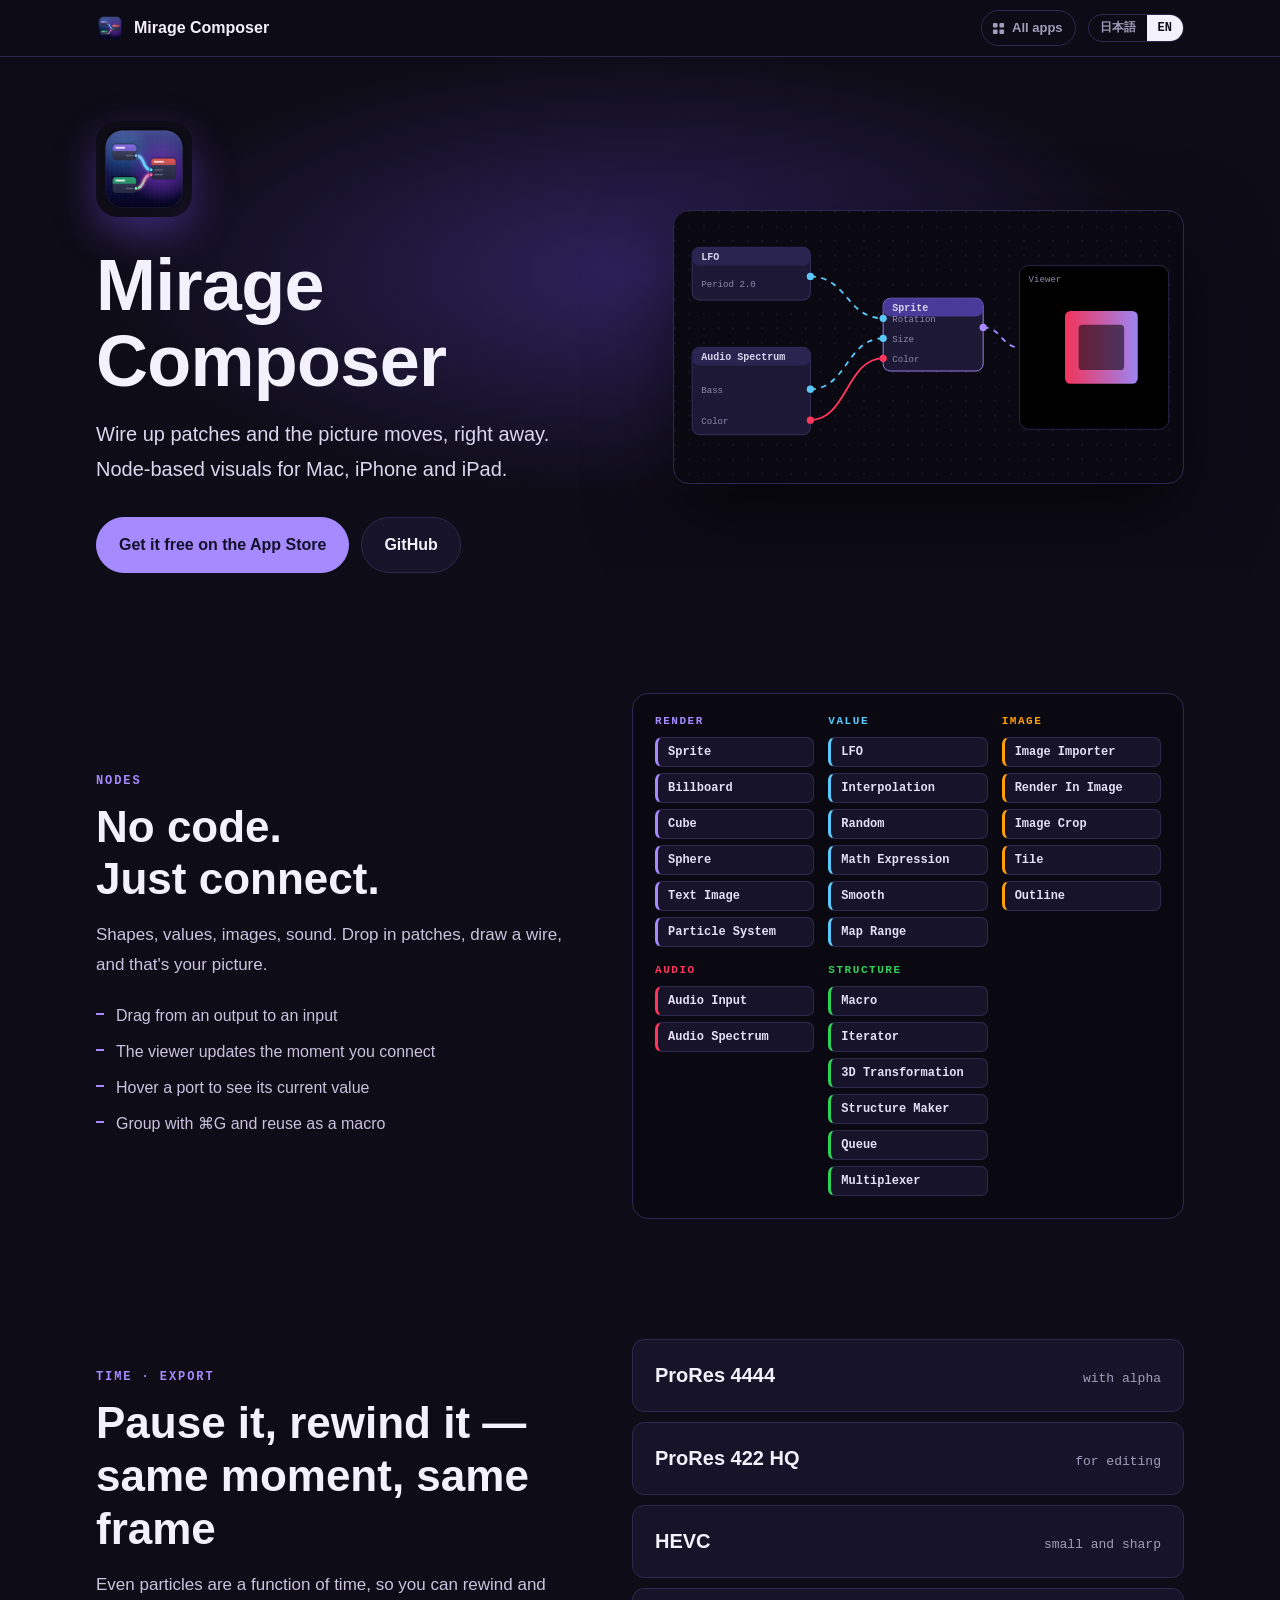
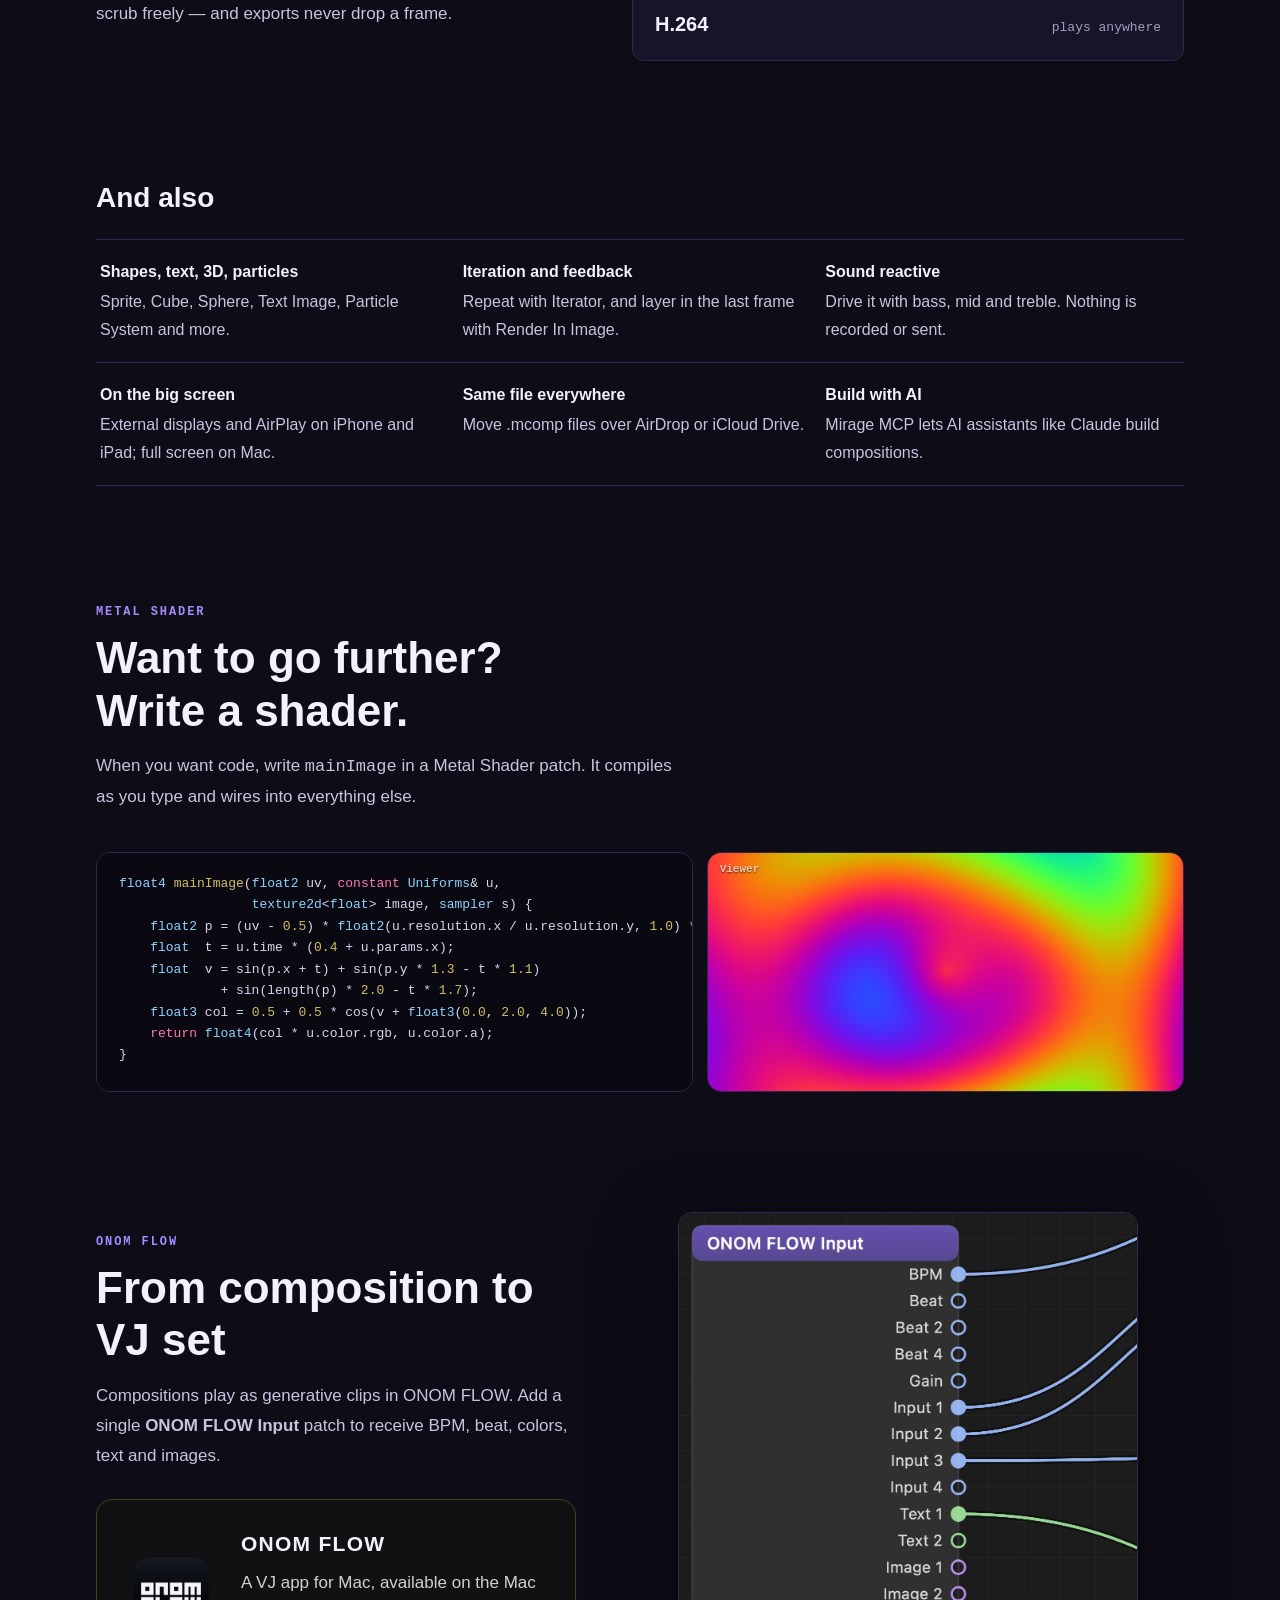
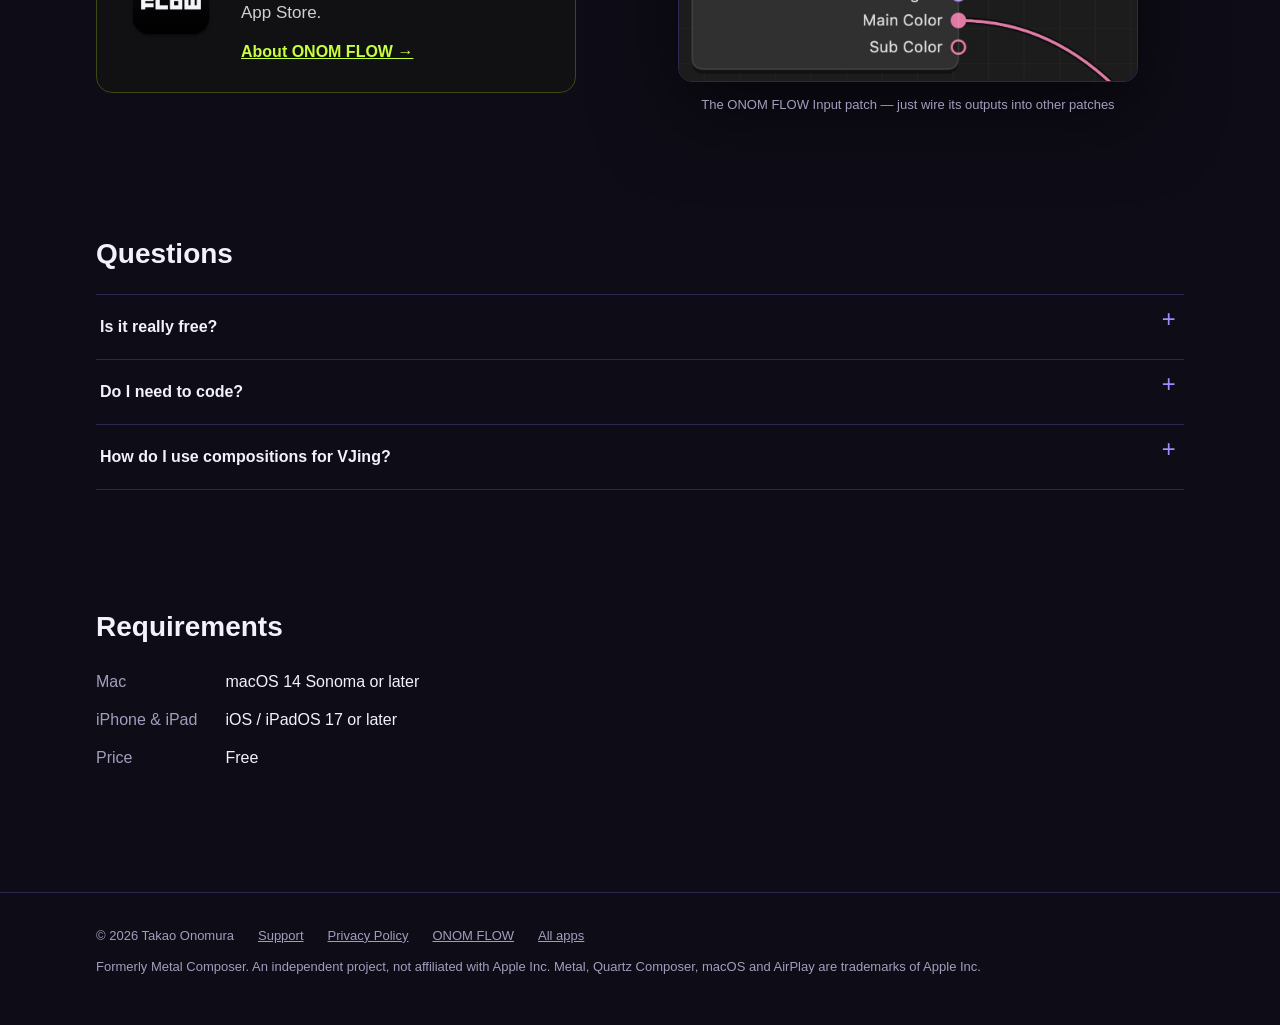
<file: mirage-composer/index.html>
<!doctype html>
<html lang="ja" data-lang="ja">
<head>
<meta charset="utf-8">
<meta name="viewport" content="width=device-width, initial-scale=1">
<title>Mirage Composer — real-time visuals</title>
<meta name="description" content="Mac・iPhone・iPad向けの、ノードベースのリアルタイム映像環境。無料。">
<meta property="og:title" content="Mirage Composer">
<meta property="og:description" content="パッチをつないで作る、Mac・iPhone・iPad のリアルタイム映像。無料。">
<meta property="og:type" content="website">
<meta property="og:url" content="https://onomuta.github.io/mirage-composer/">
<meta property="og:image" content="https://onomuta.github.io/assets/og-mirage.png">
<meta property="og:image:width" content="1200">
<meta property="og:image:height" content="630">
<meta name="twitter:card" content="summary_large_image">
<link rel="canonical" href="https://onomuta.github.io/mirage-composer/">
<link rel="icon" href="../assets/mirage-icon.png">
<style>
  :root {
    --bg: #0e0c16;
    --panel: #17142a;
    --panel-2: #1f1b38;
    --rule: #2e2850;
    --text: #f3f1fb;
    --body: #c9c3df;
    --muted: #a39dbd;
    --accent: #a58bff;
    --mono: ui-monospace, "SF Mono", Menlo, monospace;
  }
  * { box-sizing: border-box; }
  html { -webkit-text-size-adjust: 100%; }
  body {
    margin: 0;
    background: var(--bg);
    color: var(--text);
    font: 16px/1.75 -apple-system, BlinkMacSystemFont, "Hiragino Sans", "Helvetica Neue", sans-serif;
  }
  html[data-lang="ja"] [lang="en"], html[data-lang="en"] [lang="ja"] { display: none !important; }
  a { color: var(--accent); }
  .wrap { max-width: 1120px; margin: 0 auto; padding: 0 16px; }

  header.top {
    position: sticky; top: 0; z-index: 10;
    background: rgba(14, 12, 22, 0.82);
    backdrop-filter: blur(12px); -webkit-backdrop-filter: blur(12px);
    border-bottom: 1px solid var(--rule);
  }
  header.top .wrap { display: flex; align-items: center; gap: 12px; height: 56px; }
  .brand { display: flex; align-items: center; gap: 10px; font-weight: 700; text-decoration: none; color: var(--text); }
  .brand img { width: 28px; height: 28px; border-radius: 7px; }
  .spacer { flex: 1; }
  .lang-toggle { display: flex; border: 1px solid var(--rule); border-radius: 999px; overflow: hidden; font: 600 12px/1 var(--mono); }
  .lang-toggle button { background: none; border: 0; color: var(--muted); padding: 7px 11px; cursor: pointer; font: inherit; }
  .lang-toggle button[aria-pressed="true"] { background: var(--text); color: var(--bg); }

  .hero { padding: 64px 0 0; position: relative; overflow: hidden; }
  .hero::before {
    content: ""; position: absolute; inset: -20% -10% auto; height: 640px; z-index: -1;
    background: radial-gradient(closest-side, rgba(106, 75, 224, 0.35), transparent 70%);
  }
  .hero-grid { display: grid; grid-template-columns: 1.05fr 1fr; gap: 40px; align-items: center; }
  .hero .icon { width: 96px; height: 96px; border-radius: 22px; box-shadow: 0 16px 40px rgba(106,75,224,0.45); }
  .hero h1 { font-size: clamp(40px, 7vw, 72px); line-height: 1.05; margin: 22px 0 18px; letter-spacing: -0.01em; }
  .hero p.lead { font-size: clamp(17px, 2.2vw, 20px); color: #dcd7f0; margin: 0; }
  .cta { display: flex; flex-wrap: wrap; gap: 12px; margin-top: 30px; }
  .btn {
    display: inline-flex; align-items: center; gap: 8px;
    padding: 13px 22px; border-radius: 999px; font-weight: 700; text-decoration: none;
    border: 1px solid var(--rule); color: var(--text); background: var(--panel);
  }
  .btn.primary { background: var(--accent); color: #140f2a; border-color: var(--accent); }
  .note { color: var(--muted); font-size: 14px; margin-top: 14px; }

  .graph {
    margin: 0;
    background: #0a0912; border: 1px solid var(--rule); border-radius: 16px;
    box-shadow: 0 30px 80px rgba(0,0,0,0.55);
    overflow: hidden;
  }
  .graph svg { display: block; width: 100%; height: auto; }
  .graph text { font: 600 11px var(--mono); fill: #d9d4ee; }
  .graph .port { font-weight: 400; fill: #8f88ad; font-size: 10px; }
  .wire { fill: none; stroke-width: 2; }
  .wire.flow { stroke-dasharray: 6 6; animation: flow 1.2s linear infinite; }
  @keyframes flow { to { stroke-dashoffset: -12; } }
  .viewer-anim { transform-origin: 470px 150px; animation: spin 9s linear infinite; }
  @keyframes spin { to { transform: rotate(360deg); } }
  @media (prefers-reduced-motion: reduce) { .wire.flow, .viewer-anim { animation: none !important; } }

  /* showcase */
  .show { padding: 120px 0 0; }
  .tag { font: 700 12px/1 var(--mono); letter-spacing: 0.16em; color: var(--accent); }
  .show h2, .more h2 { font-size: clamp(28px, 4.4vw, 44px); line-height: 1.2; margin: 14px 0 14px; }
  .show p { color: var(--body); font-size: 17px; margin: 0; max-width: 34em; }
  .split { display: grid; grid-template-columns: 1fr 1.15fr; gap: 56px; align-items: center; }
  .split.flip > :first-child { order: 2; }

  .shader { display: grid; grid-template-columns: 1.25fr 1fr; gap: 14px; margin-top: 40px; }
  .code {
    margin: 0; padding: 20px 22px; border-radius: 14px; overflow-x: auto;
    background: #0a0912; border: 1px solid var(--rule);
    font: 13px/1.65 var(--mono); color: #d9d4ee; tab-size: 4;
  }
  .code .k { color: #ff7ab2; } .code .t { color: #8fd3ff; } .code .n { color: #d0bf69; } .code .c { color: #6c6787; }
  .viewer {
    position: relative; margin: 0; border-radius: 14px; overflow: hidden;
    background: #000; border: 1px solid var(--rule); min-height: 240px;
  }
  .viewer canvas { position: absolute; inset: 0; width: 100%; height: 100%; display: block; }
  .viewer figcaption {
    position: absolute; left: 12px; top: 10px; font: 600 11px var(--mono); color: rgba(255,255,255,0.7);
    text-shadow: 0 1px 2px rgba(0,0,0,0.6);
  }

  .codecs { display: grid; gap: 10px; }
  .codecs div {
    display: flex; justify-content: space-between; align-items: baseline; gap: 16px;
    padding: 18px 22px; border-radius: 12px; background: var(--panel); border: 1px solid var(--rule);
  }
  .codecs b { font-size: 20px; }
  .codecs span { color: var(--muted); font: 13px var(--mono); text-align: right; }

  .lib { display: grid; grid-template-columns: repeat(auto-fill, minmax(150px, 1fr)); gap: 18px 14px; padding: 22px; border-radius: 16px; background: #0a0912; border: 1px solid var(--rule); }
  .lib-col { display: flex; flex-direction: column; gap: 6px; }
  .lib-head { font: 700 11px/1 var(--mono); letter-spacing: 0.14em; color: var(--c); margin-bottom: 4px; }
  .lib span {
    font: 600 12px/1 var(--mono); color: #e4e0f5; padding: 8px 10px; border-radius: 7px;
    background: var(--panel); border: 1px solid var(--rule); border-left: 3px solid var(--c);
  }
  .faq { border-top: 1px solid var(--rule); }
  .faq details { border-bottom: 1px solid var(--rule); }
  .faq summary { cursor: pointer; list-style: none; padding: 18px 36px 18px 4px; position: relative; font-weight: 700; color: var(--text); }
  .faq summary::-webkit-details-marker { display: none; }
  .faq summary::after { content: "+"; position: absolute; right: 8px; top: 14px; font: 400 24px/1 var(--mono); color: var(--accent); }
  .faq details[open] summary::after { content: "−"; }
  .faq details p { margin: 0 4px 18px; color: var(--body); max-width: 46em; }
  .patch-shot { margin: 0; }
  .patch-shot img { display: block; width: 100%; max-width: 460px; height: auto; margin: 0 auto; border-radius: 14px; border: 1px solid var(--rule); box-shadow: 0 30px 80px rgba(0,0,0,0.5); }
  .patch-shot figcaption { color: var(--muted); font-size: 13px; text-align: center; margin-top: 12px; }
  #onomflow .onom { margin-top: 28px; }
  .points { list-style: none; padding: 0; margin: 22px 0 0; display: grid; gap: 8px; }
  .points li { color: var(--body); padding-left: 20px; position: relative; }
  .points li::before { content: ""; position: absolute; left: 0; top: 0.72em; width: 8px; height: 2px; background: var(--accent); }

  /* more */
  .more { padding: 120px 0 0; }
  .more h2 { font-size: clamp(22px, 3vw, 28px); margin: 0 0 24px; }
  .more ul { list-style: none; margin: 0; padding: 0; display: grid; grid-template-columns: repeat(auto-fill, minmax(320px, 1fr)); border-top: 1px solid var(--rule); }
  .more li { padding: 18px 4px; border-bottom: 1px solid var(--rule); color: var(--body); }
  .more li strong { display: block; color: var(--text); font-size: 16px; margin-bottom: 2px; }

  .onom {
    display: grid; grid-template-columns: 96px 1fr; gap: 22px; align-items: center;
    background: #111113; border: 1px solid #3a4a12; border-radius: 16px; padding: 26px; margin-top: 36px;
  }
  .onom img { width: 96px; height: 96px; border-radius: 22px; }
  .onom h3 { margin: 0 0 6px; font-size: 21px; letter-spacing: 0.06em; }
  .onom p { margin: 0 0 10px; color: #d0d0d4; }
  .onom a { color: #c8ff3c; font-weight: 700; }

  dl.spec { display: grid; grid-template-columns: max-content 1fr; gap: 10px 28px; margin: 0; }
  dl.spec dt { color: var(--muted); }
  dl.spec dd { margin: 0; }

  footer { margin-top: 120px; border-top: 1px solid var(--rule); padding: 32px 0 48px; color: var(--muted); font-size: 13px; }
  footer .wrap { display: flex; flex-wrap: wrap; gap: 8px 24px; }
  footer a { color: var(--muted); }
  footer .legal { flex-basis: 100%; }

  @media (max-width: 860px) {
    .hero-grid, .split, .shader { grid-template-columns: 1fr; }
    .split { gap: 28px; }
    .split.flip > :first-child { order: 0; }
    .show, .more { padding-top: 88px; }
    .viewer { min-height: 0; aspect-ratio: 16 / 10; }
  }
  @media (max-width: 640px) {
    .hero { padding-top: 40px; }
    .more ul { grid-template-columns: 1fr; }
    .code { font-size: 12px; padding: 16px; }
    .lib { grid-template-columns: 1fr 1fr; padding: 16px; gap: 16px 10px; }
    .lib span { font-size: 11px; padding: 7px 8px; line-height: 1.3; }
    .onom { grid-template-columns: 1fr; }
    .onom img { width: 72px; height: 72px; border-radius: 16px; }
    dl.spec { grid-template-columns: 1fr; gap: 2px; }
    dl.spec dd { margin-bottom: 10px; }
  }
  .nav-apps {
    display: flex; align-items: center; gap: 7px; padding: 6px 12px 6px 10px; border-radius: 999px;
    border: 1px solid var(--rule); color: var(--muted); font-size: 13px; font-weight: 600; text-decoration: none;
  }
  .nav-apps:hover { color: var(--text); border-color: var(--muted); }
  .nav-apps svg { width: 13px; height: 13px; fill: currentColor; }
  @media (max-width: 640px) { .nav-apps { padding: 8px; } .nav-apps span { display: none !important; } }
</style>
</head>
<body>

<header class="top">
  <div class="wrap">
    <a class="brand" href="#"><img src="../assets/mirage-icon.png" alt="">Mirage Composer</a>
    <div class="spacer"></div>
    <a class="nav-apps" href="../"><svg viewBox="0 0 14 14" aria-hidden="true"><rect x="1" y="1" width="5" height="5" rx="1.2"/><rect x="8" y="1" width="5" height="5" rx="1.2"/><rect x="1" y="8" width="5" height="5" rx="1.2"/><rect x="8" y="8" width="5" height="5" rx="1.2"/></svg><span lang="ja">アプリ一覧</span><span lang="en">All apps</span></a>
    <div class="lang-toggle" role="group" aria-label="Language">
      <button type="button" data-set-lang="ja" aria-pressed="true">日本語</button>
      <button type="button" data-set-lang="en" aria-pressed="false">EN</button>
    </div>
  </div>
</header>

<main>
  <section class="hero">
    <div class="wrap hero-grid">
      <div>
        <img class="icon" src="../assets/mirage-icon.png" alt="Mirage Composer のアイコン">
        <h1>Mirage Composer</h1>
        <p class="lead" lang="ja">パッチをつなぐと、その場で映像が動く。<br>Mac・iPhone・iPad のための、ノードベースの映像づくり。</p>
        <p class="lead" lang="en">Wire up patches and the picture moves, right away.<br>Node-based visuals for Mac, iPhone and iPad.</p>
        <div class="cta">
          <a class="btn primary" href="https://apps.apple.com/jp/app/mirage-composer/id6820437589" lang="ja">App Store で無料入手</a>
          <a class="btn primary" href="https://apps.apple.com/app/mirage-composer/id6820437589" lang="en">Get it free on the App Store</a>
          <a class="btn" href="https://github.com/onomuta/MetalComposer">GitHub</a>
        </div>
      </div>

      <figure class="graph" aria-label="ノードグラフの例: LFO と Audio Spectrum が Sprite につながり、ビューアに描かれる">
        <svg viewBox="0 0 560 300" role="img">
          <defs>
            <linearGradient id="g1" x1="0" x2="1"><stop offset="0" stop-color="#ff375f"/><stop offset="1" stop-color="#a58bff"/></linearGradient>
            <pattern id="dots" width="16" height="16" patternUnits="userSpaceOnUse"><circle cx="1" cy="1" r="1" fill="#1f1b33"/></pattern>
          </defs>
          <rect width="560" height="300" fill="url(#dots)"/>

          <!-- wires -->
          <path class="wire flow" stroke="#5ac8fa" d="M150 72 C 190 72, 190 118, 230 118"/>
          <path class="wire flow" stroke="#5ac8fa" d="M150 196 C 190 196, 190 140, 230 140"/>
          <path class="wire" stroke="#ff375f" d="M150 230 C 190 230, 190 162, 230 162"/>
          <path class="wire flow" stroke="#a58bff" d="M340 128 C 360 128, 360 150, 380 150"/>

          <!-- LFO -->
          <rect x="20" y="40" width="130" height="58" rx="8" fill="#1d1934" stroke="#3a3366"/>
          <rect x="20" y="40" width="130" height="20" rx="8" fill="#2a2450"/>
          <text x="30" y="54">LFO</text>
          <text class="port" x="30" y="84">Period 2.0</text>
          <circle cx="150" cy="72" r="4" fill="#5ac8fa"/>

          <!-- Audio Spectrum -->
          <rect x="20" y="150" width="130" height="96" rx="8" fill="#1d1934" stroke="#3a3366"/>
          <rect x="20" y="150" width="130" height="20" rx="8" fill="#2a2450"/>
          <text x="30" y="164">Audio Spectrum</text>
          <text class="port" x="30" y="200">Bass</text>
          <text class="port" x="30" y="234">Color</text>
          <circle cx="150" cy="196" r="4" fill="#5ac8fa"/>
          <circle cx="150" cy="230" r="4" fill="#ff375f"/>

          <!-- Sprite -->
          <rect x="230" y="96" width="110" height="80" rx="8" fill="#1d1934" stroke="#a58bff"/>
          <rect x="230" y="96" width="110" height="20" rx="8" fill="#4a3a9a"/>
          <text x="240" y="110">Sprite</text>
          <text class="port" x="240" y="122">Rotation</text>
          <text class="port" x="240" y="144">Size</text>
          <text class="port" x="240" y="166">Color</text>
          <circle cx="230" cy="118" r="4" fill="#5ac8fa"/>
          <circle cx="230" cy="140" r="4" fill="#5ac8fa"/>
          <circle cx="230" cy="162" r="4" fill="#ff375f"/>
          <circle cx="340" cy="128" r="4" fill="#a58bff"/>

          <!-- viewer -->
          <rect x="380" y="60" width="164" height="180" rx="10" fill="#000" stroke="#2e2850"/>
          <text class="port" x="390" y="78">Viewer</text>
          <g class="viewer-anim">
            <rect x="430" y="110" width="80" height="80" rx="6" fill="url(#g1)" opacity="0.95"/>
            <rect x="445" y="125" width="50" height="50" rx="4" fill="#000" opacity="0.55"/>
          </g>
        </svg>
      </figure>
    </div>
  </section>

  <section class="show" id="nodes">
    <div class="wrap split">
      <div>
        <div class="tag">NODES</div>
        <h2 lang="ja">コードを書かずに、<br>つないで作る</h2>
        <h2 lang="en">No code.<br>Just connect.</h2>
        <p lang="ja">図形、値、画像、音。パッチを置いて線でつなげば、それがそのまま映像になります。</p>
        <p lang="en">Shapes, values, images, sound. Drop in patches, draw a wire, and that's your picture.</p>
        <ul class="points" lang="ja">
          <li>出力から入力へドラッグしてつなぐ</li>
          <li>つないだ瞬間、ビューアに反映</li>
          <li>ポートに触れると、今の値が見える</li>
          <li>⌘G でマクロにまとめて、何度でも使う</li>
        </ul>
        <ul class="points" lang="en">
          <li>Drag from an output to an input</li>
          <li>The viewer updates the moment you connect</li>
          <li>Hover a port to see its current value</li>
          <li>Group with ⌘G and reuse as a macro</li>
        </ul>
      </div>
      <div class="lib" aria-label="パッチの例"><div class="lib-col"><div class="lib-head" style="--c:#a58bff">RENDER</div><span style="--c:#a58bff">Sprite</span><span style="--c:#a58bff">Billboard</span><span style="--c:#a58bff">Cube</span><span style="--c:#a58bff">Sphere</span><span style="--c:#a58bff">Text Image</span><span style="--c:#a58bff">Particle System</span></div><div class="lib-col"><div class="lib-head" style="--c:#5ac8fa">VALUE</div><span style="--c:#5ac8fa">LFO</span><span style="--c:#5ac8fa">Interpolation</span><span style="--c:#5ac8fa">Random</span><span style="--c:#5ac8fa">Math Expression</span><span style="--c:#5ac8fa">Smooth</span><span style="--c:#5ac8fa">Map Range</span></div><div class="lib-col"><div class="lib-head" style="--c:#ff9f0a">IMAGE</div><span style="--c:#ff9f0a">Image Importer</span><span style="--c:#ff9f0a">Render In Image</span><span style="--c:#ff9f0a">Image Crop</span><span style="--c:#ff9f0a">Tile</span><span style="--c:#ff9f0a">Outline</span></div><div class="lib-col"><div class="lib-head" style="--c:#ff375f">AUDIO</div><span style="--c:#ff375f">Audio Input</span><span style="--c:#ff375f">Audio Spectrum</span></div><div class="lib-col"><div class="lib-head" style="--c:#30d158">STRUCTURE</div><span style="--c:#30d158">Macro</span><span style="--c:#30d158">Iterator</span><span style="--c:#30d158">3D Transformation</span><span style="--c:#30d158">Structure Maker</span><span style="--c:#30d158">Queue</span><span style="--c:#30d158">Multiplexer</span></div></div>
    </div>
  </section>

  <section class="show">
    <div class="wrap split">
      <div>
        <div class="tag">TIME · EXPORT</div>
        <h2 lang="ja">止めても戻しても、<br>同じ時刻は同じ絵</h2>
        <h2 lang="en">Pause it, rewind it —<br>same moment, same frame</h2>
        <p lang="ja">パーティクルまで時間の関数で動くので、巻き戻しもスクラブも自在。書き出しもコマ落ちしません。</p>
        <p lang="en">Even particles are a function of time, so you can rewind and scrub freely — and exports never drop a frame.</p>
      </div>
      <div class="codecs">
        <div><b>ProRes 4444</b><span lang="ja">アルファ付き</span><span lang="en">with alpha</span></div>
        <div><b>ProRes 422 HQ</b><span lang="ja">編集向け</span><span lang="en">for editing</span></div>
        <div><b>HEVC</b><span lang="ja">軽く高画質に</span><span lang="en">small and sharp</span></div>
        <div><b>H.264</b><span lang="ja">どこでも再生</span><span lang="en">plays anywhere</span></div>
      </div>
    </div>
  </section>

  <section class="more">
    <div class="wrap">
      <h2 lang="ja">ほかにも</h2>
      <h2 lang="en">And also</h2>
      <ul lang="ja">
        <li><strong>図形・文字・3D・パーティクル</strong>Sprite、Cube、Sphere、Text Image、Particle System など。</li>
        <li><strong>繰り返しとフィードバック</strong>Iterator で何個も並べ、Render In Image で前のフレームを重ねる。</li>
        <li><strong>音に反応</strong>マイクの低音・中音・高音で動かす。録音も送信もしない。</li>
        <li><strong>大きな画面へ</strong>iPhone・iPad は外部ディスプレイや AirPlay へ。Mac はフルスクリーン。</li>
        <li><strong>どの端末でも同じ作品</strong>.mcomp を AirDrop や iCloud Drive で行き来。</li>
        <li><strong>AI と作る</strong>Mirage MCP で、Claude などの AI が作品を組み立てる。</li>
      </ul>
      <ul lang="en">
        <li><strong>Shapes, text, 3D, particles</strong>Sprite, Cube, Sphere, Text Image, Particle System and more.</li>
        <li><strong>Iteration and feedback</strong>Repeat with Iterator, and layer in the last frame with Render In Image.</li>
        <li><strong>Sound reactive</strong>Drive it with bass, mid and treble. Nothing is recorded or sent.</li>
        <li><strong>On the big screen</strong>External displays and AirPlay on iPhone and iPad; full screen on Mac.</li>
        <li><strong>Same file everywhere</strong>Move .mcomp files over AirDrop or iCloud Drive.</li>
        <li><strong>Build with AI</strong>Mirage MCP lets AI assistants like Claude build compositions.</li>
      </ul>
    </div>
  </section>

  <section class="show">
    <div class="wrap">
      <div class="tag">METAL SHADER</div>
      <h2 lang="ja">もっと踏み込むなら、<br>シェーダーも</h2>
      <h2 lang="en">Want to go further?<br>Write a shader.</h2>
      <p lang="ja">コードを書きたいときは Metal Shader パッチに <code>mainImage</code> を。その場でコンパイルして、ほかのパッチとつなげます。</p>
      <p lang="en">When you want code, write <code>mainImage</code> in a Metal Shader patch. It compiles as you type and wires into everything else.</p>
      <div class="shader">
<pre class="code"><span class="t">float4</span> <span class="n">mainImage</span>(<span class="t">float2</span> uv, <span class="k">constant</span> <span class="t">Uniforms</span>&amp; u,
                 <span class="t">texture2d</span>&lt;<span class="t">float</span>&gt; image, <span class="t">sampler</span> s) {
    <span class="t">float2</span> p = (uv - <span class="n">0.5</span>) * <span class="t">float2</span>(u.resolution.x / u.resolution.y, <span class="n">1.0</span>) * <span class="n">3.0</span>;
    <span class="t">float</span>  t = u.time * (<span class="n">0.4</span> + u.params.x);
    <span class="t">float</span>  v = sin(p.x + t) + sin(p.y * <span class="n">1.3</span> - t * <span class="n">1.1</span>)
             + sin(length(p) * <span class="n">2.0</span> - t * <span class="n">1.7</span>);
    <span class="t">float3</span> col = <span class="n">0.5</span> + <span class="n">0.5</span> * cos(v + <span class="t">float3</span>(<span class="n">0.0</span>, <span class="n">2.0</span>, <span class="n">4.0</span>));
    <span class="k">return</span> <span class="t">float4</span>(col * u.color.rgb, u.color.a);
}</pre>
        <figure class="viewer">
          <canvas id="plasma" aria-label="左のシェーダーを描いた例"></canvas>
          <figcaption>Viewer</figcaption>
        </figure>
      </div>
    </div>
  </section>

  <section class="show" id="onomflow">
    <div class="wrap split">
      <div>
        <div class="tag">ONOM FLOW</div>
        <h2 lang="ja">作品を、そのまま VJ に</h2>
        <h2 lang="en">From composition to VJ set</h2>
        <p lang="ja">作品は VJ アプリ ONOM FLOW のジェネ素材になります。<strong>ONOM FLOW Input</strong> パッチを1つ置けば、BPM・拍・色・文字・画像をまとめて受け取れます。</p>
        <p lang="en">Compositions play as generative clips in ONOM FLOW. Add a single <strong>ONOM FLOW Input</strong> patch to receive BPM, beat, colors, text and images.</p>
        <div class="onom">
          <img src="../assets/onomflow-icon.png" alt="ONOM FLOW のアイコン">
          <div>
            <h3>ONOM FLOW</h3>
            <p lang="ja">Mac専用のVJアプリ。Mac App Store で配信中。</p>
            <p lang="en">A VJ app for Mac, available on the Mac App Store.</p>
            <a href="../onomflow/" lang="ja">ONOM FLOW について →</a>
            <a href="../onomflow/" lang="en">About ONOM FLOW →</a>
          </div>
        </div>
      </div>
      <figure class="patch-shot">
        <img src="../assets/mirage-onomflow-input.jpg" width="1150" height="1175" loading="lazy" alt="ONOM FLOW Input パッチ。BPM、Beat、Beat 2、Beat 4、Gain、Input 1〜4、Text 1〜2、Image 1〜2、Main Color、Sub Color の出力">
        <figcaption lang="ja">ONOM FLOW Input パッチ。出力をほかのパッチへつなぐだけ</figcaption>
        <figcaption lang="en">The ONOM FLOW Input patch — just wire its outputs into other patches</figcaption>
      </figure>
    </div>
  </section>

  <section class="more" id="faq">
    <div class="wrap">
      <h2 lang="ja">よくある質問</h2>
      <h2 lang="en">Questions</h2>
      <div class="faq" lang="ja">
        <details><summary>本当に無料ですか？</summary><p>はい。アプリ内の課金もありません。</p></details>
        <details><summary>コードを書けなくても使えますか？</summary><p>使えます。パッチを置いて線でつなぐだけで作れます。まずは File › Demos のサンプルを開いて、中のつながりを見てみてください。</p></details>
        <details><summary>作品を VJ で使うには？</summary><p>保存した作品（.mcomp）を ONOM FLOW の素材フォルダに入れると、ジェネ素材として8レイヤーに出せます。動画に書き出して、ほかのソフトで使うこともできます。</p></details>
      </div>
      <div class="faq" lang="en">
        <details><summary>Is it really free?</summary><p>Yes, with no in-app purchases.</p></details>
        <details><summary>Do I need to code?</summary><p>No. Drop in patches and connect them. Start by opening a sample from File › Demos and looking at how it's wired.</p></details>
        <details><summary>How do I use compositions for VJing?</summary><p>Put saved compositions (.mcomp) in ONOM FLOW's media folder and play them as generative clips across eight layers. You can also export them as movies for other software.</p></details>
      </div>
    </div>
  </section>

  <section class="more" id="requirements">
    <div class="wrap">
      <h2 lang="ja">動作環境</h2>
      <h2 lang="en">Requirements</h2>
      <dl class="spec" lang="ja">
        <dt>Mac</dt><dd>macOS 14 Sonoma 以降</dd>
        <dt>iPhone・iPad</dt><dd>iOS・iPadOS 17 以降</dd>
        <dt>価格</dt><dd>無料</dd>
      </dl>
      <dl class="spec" lang="en">
        <dt>Mac</dt><dd>macOS 14 Sonoma or later</dd>
        <dt>iPhone &amp; iPad</dt><dd>iOS / iPadOS 17 or later</dd>
        <dt>Price</dt><dd>Free</dd>
      </dl>
    </div>
  </section>
</main>

<footer>
  <div class="wrap">
    <span>© 2026 Takao Onomura</span>
    <a href="https://onomuta.github.io/MetalComposer/support/" lang="ja">サポート</a>
    <a href="https://onomuta.github.io/MetalComposer/support/" lang="en">Support</a>
    <a href="https://onomuta.github.io/MetalComposer/privacy/" lang="ja">プライバシーポリシー</a>
    <a href="https://onomuta.github.io/MetalComposer/privacy/" lang="en">Privacy Policy</a>
    <a href="../onomflow/">ONOM FLOW</a>
    <a href="../" lang="ja">アプリ一覧</a>
    <a href="../" lang="en">All apps</a>
    <span class="legal" lang="ja">旧名は Metal Composer です。Apple Inc. とは関係のない、個人による非公式のプロジェクトです。Metal、Quartz Composer、macOS、AirPlay は Apple Inc. の商標です。</span>
    <span class="legal" lang="en">Formerly Metal Composer. An independent project, not affiliated with Apple Inc. Metal, Quartz Composer, macOS and AirPlay are trademarks of Apple Inc.</span>
  </div>
</footer>

<script>
  (function () {
    var root = document.documentElement;
    var buttons = document.querySelectorAll("[data-set-lang]");
    function apply(lang) {
      root.setAttribute("data-lang", lang);
      root.setAttribute("lang", lang);
      buttons.forEach(function (b) { b.setAttribute("aria-pressed", String(b.dataset.setLang === lang)); });
    }
    var saved = null;
    try { saved = localStorage.getItem("lang"); } catch (e) {}
    apply(saved || ((navigator.language || "ja").toLowerCase().startsWith("ja") ? "ja" : "en"));
    buttons.forEach(function (b) {
      b.addEventListener("click", function () {
        apply(b.dataset.setLang);
        try { localStorage.setItem("lang", b.dataset.setLang); } catch (e) {}
      });
    });
  })();

  // The shader shown on the page, ported to WebGL so the viewer next to it is live.
  (function () {
    var canvas = document.getElementById("plasma");
    var gl = canvas && canvas.getContext("webgl");
    if (!gl) return;
    var fs = [
      "precision mediump float;",
      "uniform vec2 res; uniform float time;",
      "void main() {",
      "  vec2 uv = gl_FragCoord.xy / res;",
      "  vec2 p = (uv - 0.5) * vec2(res.x / res.y, 1.0) * 3.0;",
      "  float t = time * 0.7;",
      "  float v = sin(p.x + t) + sin(p.y * 1.3 - t * 1.1) + sin(length(p) * 2.0 - t * 1.7);",
      "  vec3 col = 0.5 + 0.5 * cos(v + vec3(0.0, 2.0, 4.0));",
      "  gl_FragColor = vec4(col, 1.0);",
      "}"
    ].join("\n");
    var vs = "attribute vec2 a; void main() { gl_Position = vec4(a, 0.0, 1.0); }";
    function sh(type, src) { var s = gl.createShader(type); gl.shaderSource(s, src); gl.compileShader(s); return s; }
    var prog = gl.createProgram();
    gl.attachShader(prog, sh(gl.VERTEX_SHADER, vs));
    gl.attachShader(prog, sh(gl.FRAGMENT_SHADER, fs));
    gl.linkProgram(prog);
    if (!gl.getProgramParameter(prog, gl.LINK_STATUS)) return;
    gl.useProgram(prog);
    gl.bindBuffer(gl.ARRAY_BUFFER, gl.createBuffer());
    gl.bufferData(gl.ARRAY_BUFFER, new Float32Array([-1, -1, 3, -1, -1, 3]), gl.STATIC_DRAW);
    var loc = gl.getAttribLocation(prog, "a");
    gl.enableVertexAttribArray(loc);
    gl.vertexAttribPointer(loc, 2, gl.FLOAT, false, 0, 0);
    var uRes = gl.getUniformLocation(prog, "res"), uTime = gl.getUniformLocation(prog, "time");
    var still = window.matchMedia && matchMedia("(prefers-reduced-motion: reduce)").matches;
    var visible = true, running = false, start = performance.now();
    function kick() { if (!running) { running = true; requestAnimationFrame(frame); } }
    if ("IntersectionObserver" in window) {
      new IntersectionObserver(function (e) { visible = e[0].isIntersecting; if (visible && !still) kick(); }).observe(canvas);
    }
    function frame(now) {
      running = false;
      var dpr = Math.min(window.devicePixelRatio || 1, 2);
      var w = Math.round(canvas.clientWidth * dpr), h = Math.round(canvas.clientHeight * dpr);
      if (canvas.width !== w || canvas.height !== h) { canvas.width = w; canvas.height = h; }
      gl.viewport(0, 0, w, h);
      gl.uniform2f(uRes, w, h);
      gl.uniform1f(uTime, ((now || start) - start) / 1000 + 4.0);
      gl.drawArrays(gl.TRIANGLES, 0, 3);
      if (visible && !still) kick();
    }
    kick();
  })();
</script>
</body>
</html>
</file>
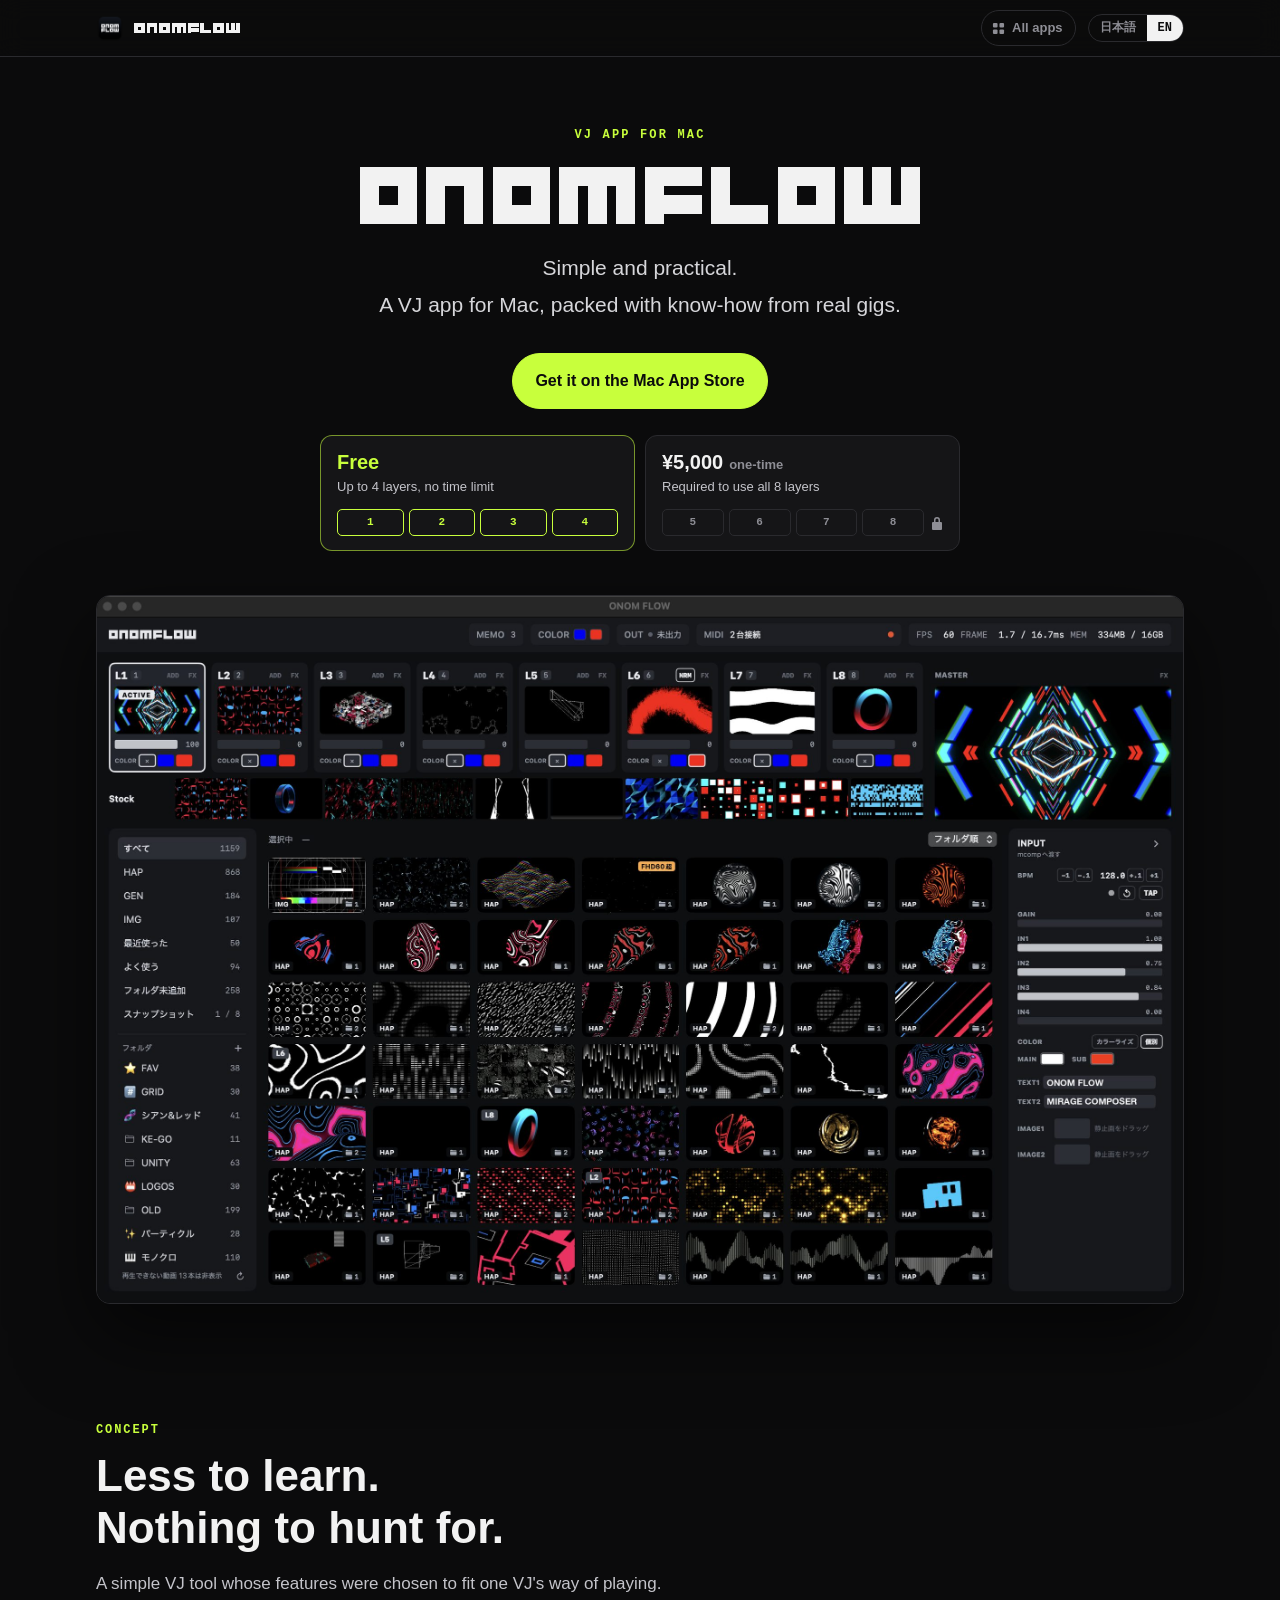
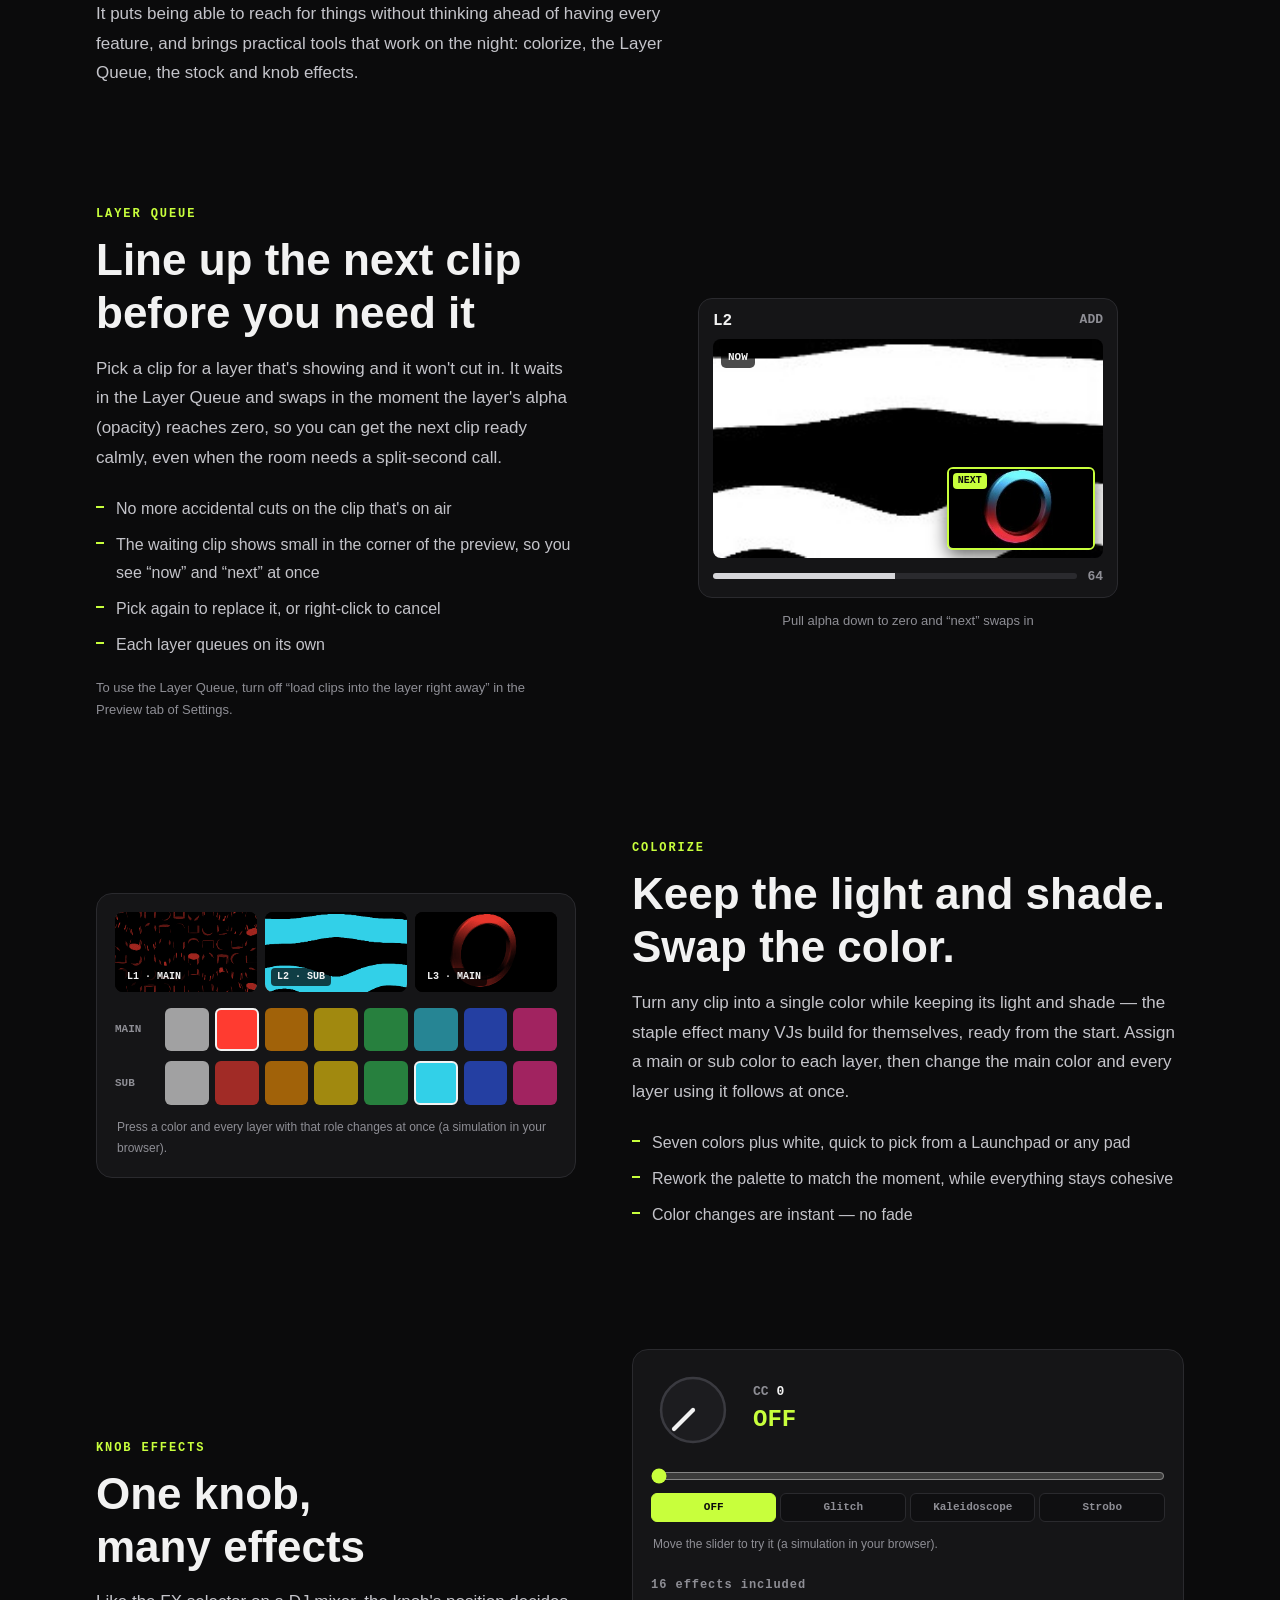
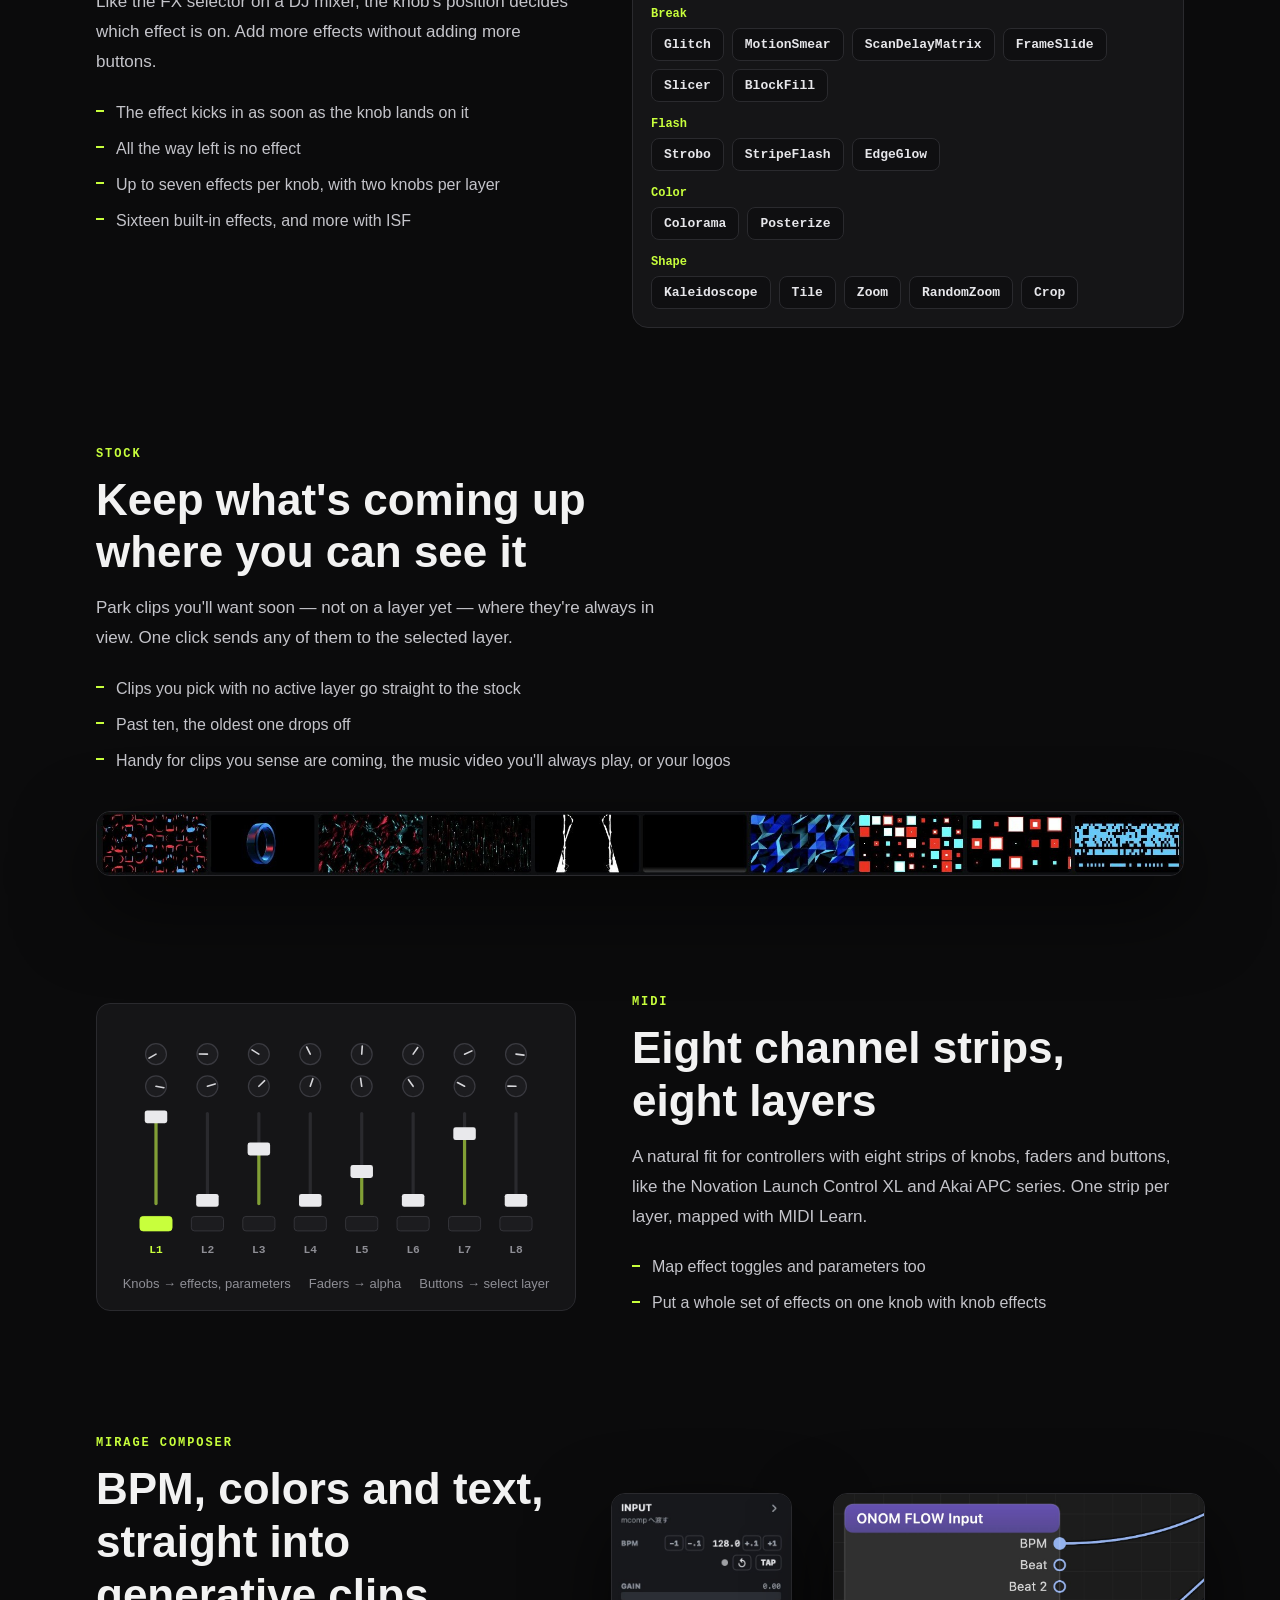
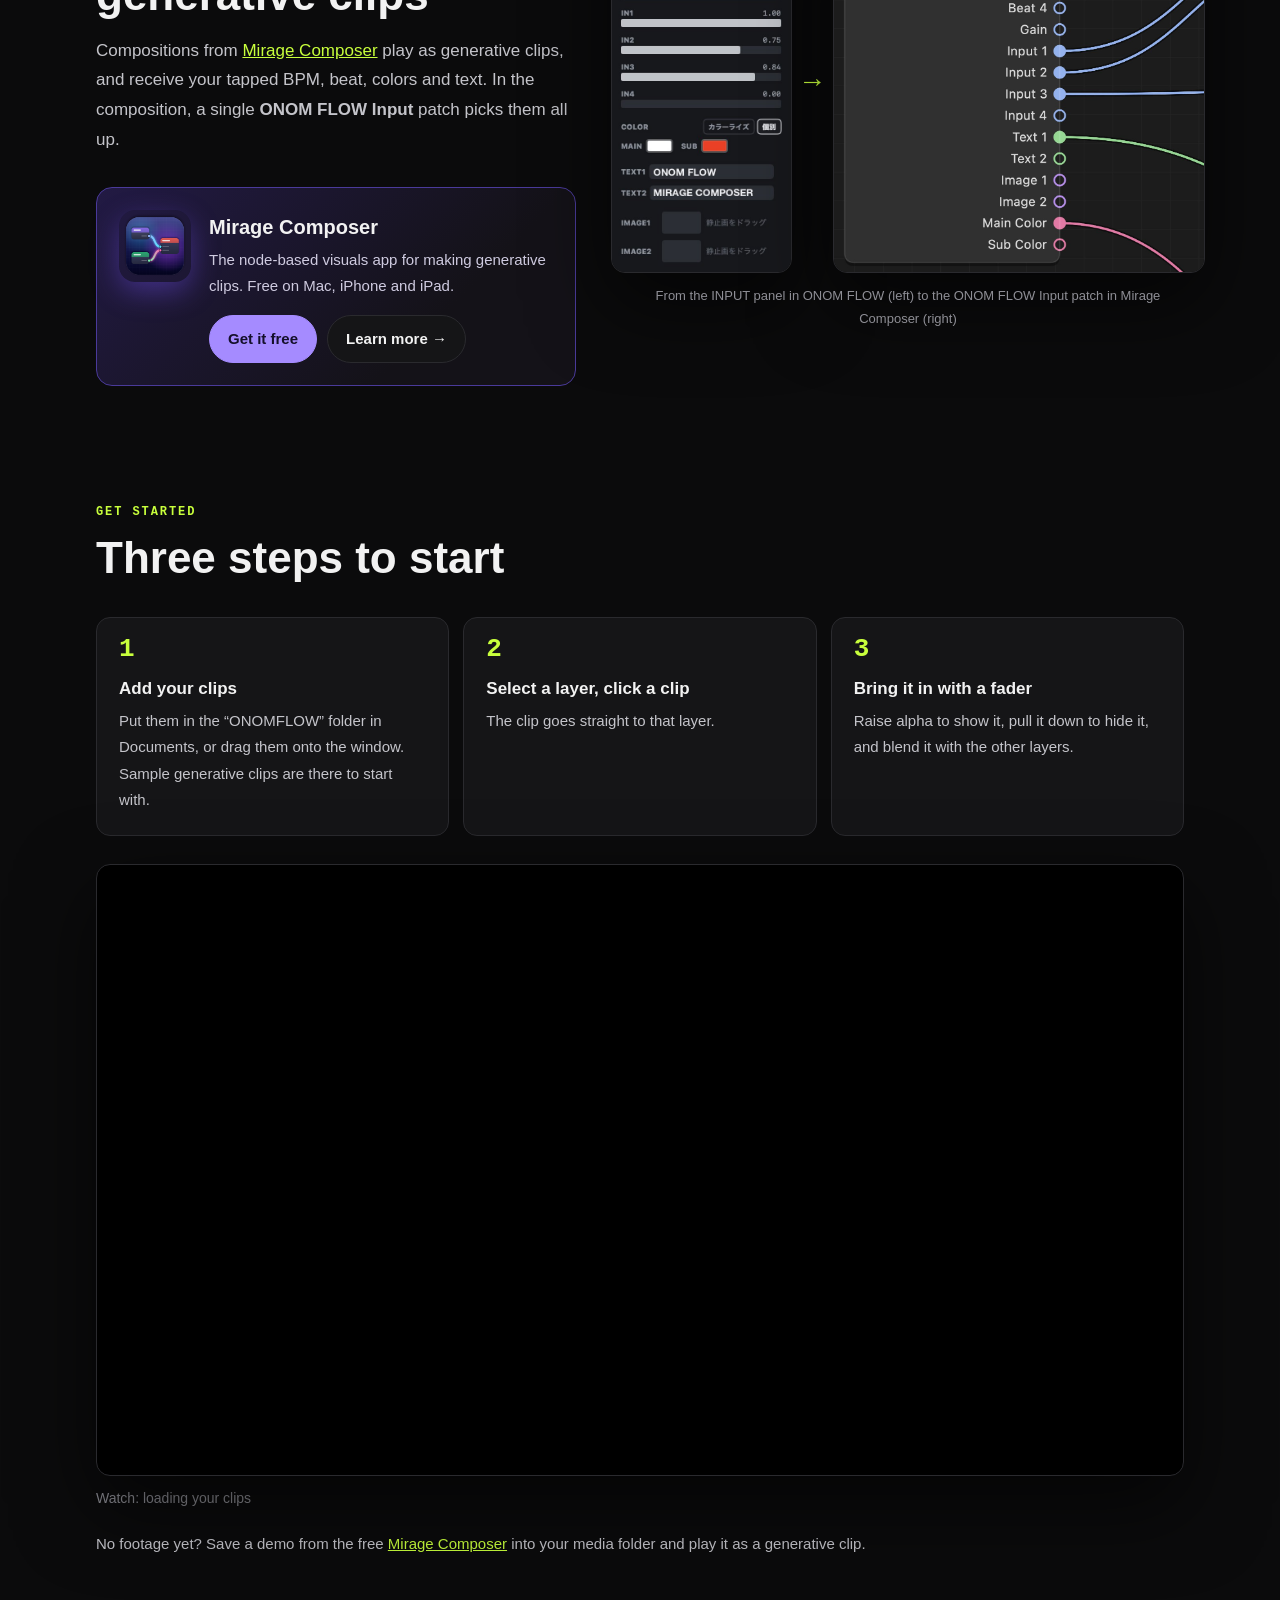
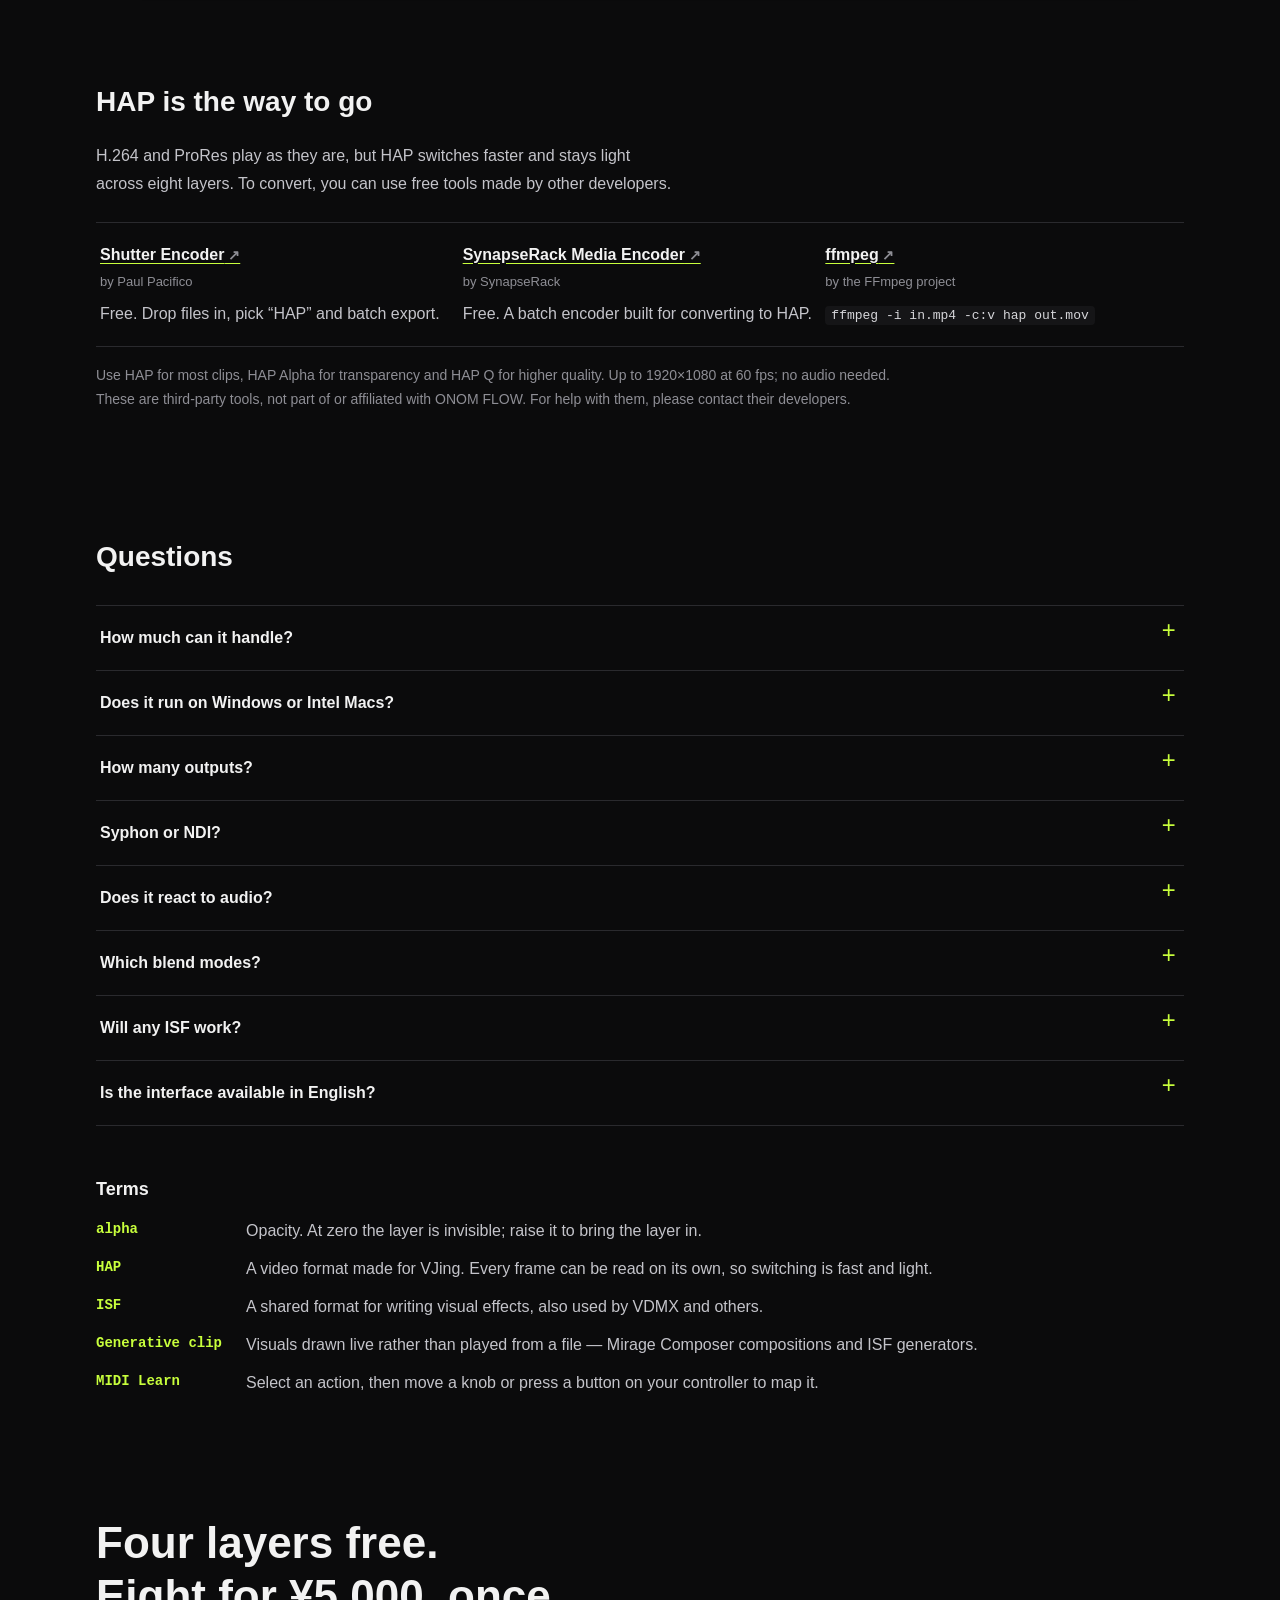
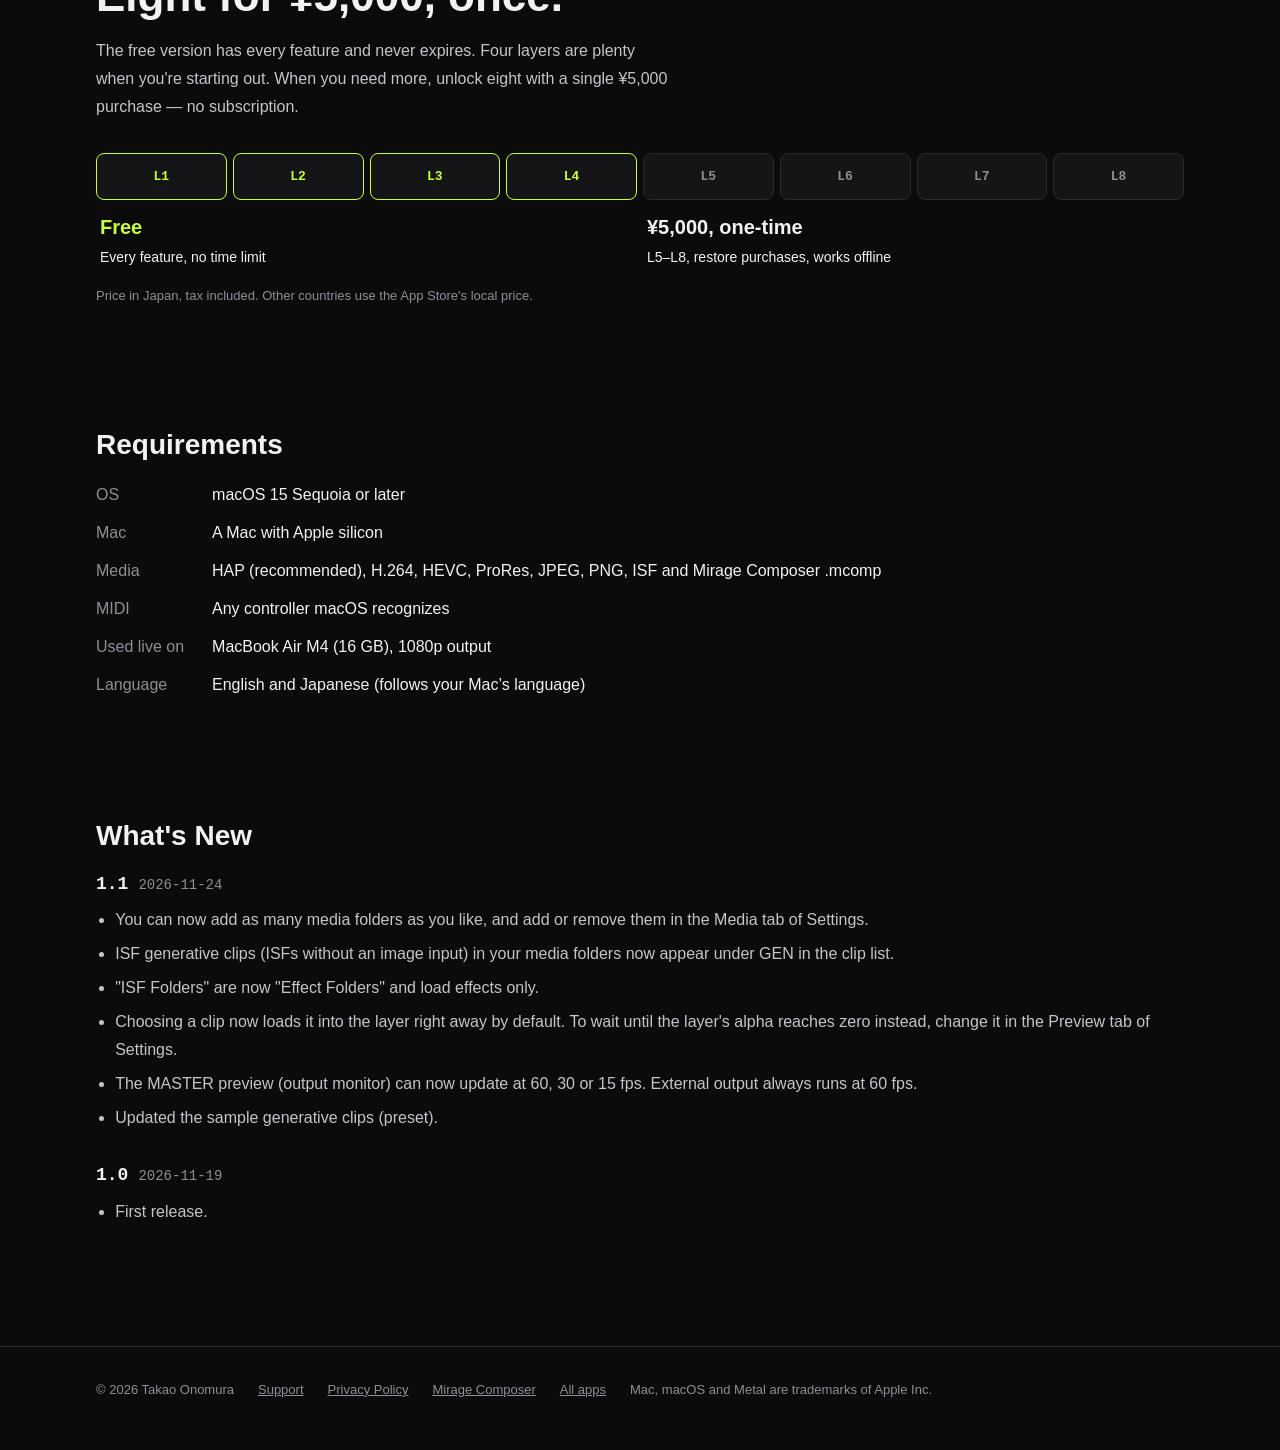
<file: onomflow/index.html>
<!doctype html>
<html lang="ja" data-lang="ja">
<head>
<meta charset="utf-8">
<meta name="viewport" content="width=device-width, initial-scale=1">
<title>ONOM FLOW — VJ app for Mac</title>
<meta name="description" content="Mac専用のVJアプリ。8レイヤーのHAP素材・ISFエフェクト・MIDI Learn。">
<meta property="og:title" content="ONOM FLOW">
<meta property="og:description" content="Mac専用のVJアプリ。8レイヤーのHAP素材・ISFエフェクト・MIDI Learn。無料で4レイヤー。">
<meta property="og:type" content="website">
<meta property="og:url" content="https://onomuta.github.io/onomflow/">
<meta property="og:image" content="https://onomuta.github.io/assets/og-onomflow.png">
<meta property="og:image:width" content="1200">
<meta property="og:image:height" content="630">
<meta name="twitter:card" content="summary_large_image">
<link rel="canonical" href="https://onomuta.github.io/onomflow/">
<link rel="icon" href="../assets/onomflow-icon.png">
<style>
  :root {
    --bg: #0b0b0c;
    --panel: #151517;
    --rule: #2a2a2e;
    --text: #f2f2f2;
    --body: #c4c4ca;
    --muted: #8e8e95;
    --accent: #c8ff3c;
    --mono: ui-monospace, "SF Mono", Menlo, monospace;
  }
  * { box-sizing: border-box; }
  html { -webkit-text-size-adjust: 100%; }
  body {
    margin: 0;
    background: var(--bg);
    color: var(--text);
    font: 16px/1.75 -apple-system, BlinkMacSystemFont, "Hiragino Sans", "Helvetica Neue", sans-serif;
  }
  html[data-lang="ja"] [lang="en"], html[data-lang="en"] [lang="ja"] { display: none !important; }
  a { color: var(--accent); }
  img { display: block; max-width: 100%; height: auto; }
  .wrap { max-width: 1120px; margin: 0 auto; padding: 0 16px; }

  header.top {
    position: sticky; top: 0; z-index: 10;
    background: rgba(11, 11, 12, 0.82);
    backdrop-filter: blur(12px); -webkit-backdrop-filter: blur(12px);
    border-bottom: 1px solid var(--rule);
  }
  header.top .wrap { display: flex; align-items: center; gap: 12px; height: 56px; }
  .brand { display: flex; align-items: center; gap: 10px; font-weight: 800; letter-spacing: 0.08em; text-decoration: none; color: var(--text); }
  .brand img { width: 28px; height: 28px; border-radius: 7px; }
  .spacer { flex: 1; }
  .lang-toggle { display: flex; border: 1px solid var(--rule); border-radius: 999px; overflow: hidden; font: 600 12px/1 var(--mono); }
  .lang-toggle button { background: none; border: 0; color: var(--muted); padding: 7px 11px; cursor: pointer; font: inherit; }
  .lang-toggle button[aria-pressed="true"] { background: var(--text); color: var(--bg); }

  .hero { padding: 72px 0 0; text-align: center; }
  .eyebrow { font: 600 12px/1 var(--mono); letter-spacing: 0.18em; color: var(--accent); text-transform: uppercase; }
  .hero h1 { font-size: clamp(44px, 9vw, 96px); line-height: 1; letter-spacing: 0.04em; margin: 18px 0 20px; font-weight: 900; }
  .hero p.lead { font-size: clamp(17px, 2.4vw, 21px); color: #d6d6da; max-width: 640px; margin: 0 auto; }
  .cta { display: flex; flex-wrap: wrap; justify-content: center; gap: 12px; margin-top: 30px; }
  .btn {
    display: inline-flex; align-items: center; gap: 8px;
    padding: 13px 22px; border-radius: 999px; font-weight: 700; text-decoration: none;
    border: 1px solid var(--rule); color: var(--text); background: var(--panel);
  }
  .btn.primary { background: var(--accent); color: #0b0b0c; border-color: var(--accent); }
  .note { color: var(--muted); font-size: 14px; margin-top: 14px; }

  .shot { margin: 44px auto 0; }
  .shot img, .frame {
    border-radius: 14px; border: 1px solid var(--rule);
    box-shadow: 0 30px 80px rgba(0,0,0,0.6);
  }

  /* showcase */
  .show { padding: 120px 0 0; }
  .show .tag { font: 700 12px/1 var(--mono); letter-spacing: 0.16em; color: var(--accent); }
  .show h2 { font-size: clamp(28px, 4.4vw, 44px); line-height: 1.2; margin: 14px 0 14px; }
  .show p { color: var(--body); font-size: 17px; margin: 0; max-width: 34em; }
  .show .wide { margin-top: 36px; }
  .split { display: grid; grid-template-columns: 1fr 1.15fr; gap: 56px; align-items: center; }
  .split.flip > :first-child { order: 2; }
  .split.tall { grid-template-columns: 1.4fr 1fr; }
  .split.tall .frame { max-width: 320px; justify-self: center; }
  .ctrl { margin: 0; background: var(--panel); border: 1px solid var(--rule); border-radius: 14px; padding: 18px 14px 14px; }
  .ctrl svg { display: block; width: 100%; height: auto; }
  .ctrl text { font: 700 14px var(--mono); }
  .ctrl figcaption { display: flex; flex-wrap: wrap; justify-content: center; gap: 4px 18px; color: var(--muted); font-size: 13px; margin-top: 10px; }
  .ctrl figcaption span { white-space: nowrap; }
  .mirage-card {
    display: grid; grid-template-columns: 72px 1fr; gap: 18px; align-items: start; margin-top: 32px;
    padding: 22px; border-radius: 16px; border: 1px solid #4a3a9a;
    background: linear-gradient(135deg, #221a44, #141218 70%);
  }
  .mirage-card img { width: 72px; height: 72px; border-radius: 16px; box-shadow: 0 10px 28px rgba(106,75,224,0.45); }
  .mirage-card strong { display: block; font-size: 20px; }
  .mirage-card span { display: block; color: #cfcbe0; font-size: 15px; margin-top: 2px; }
  .mirage-cta { display: flex; flex-wrap: wrap; gap: 10px; margin-top: 16px; }
  .mirage-cta .btn { padding: 10px 18px; font-size: 15px; }
  .btn.mirage { background: #a58bff; border-color: #a58bff; color: #140f2a; }
  @media (max-width: 520px) { .mirage-card { grid-template-columns: 1fr; } }
  .why { text-align: left; list-style: none; margin: 28px 0 0; padding: 0; display: grid; grid-template-columns: repeat(3, 1fr); gap: 14px; }
  .why li { padding: 18px 20px; border-radius: 14px; background: var(--panel); border: 1px solid var(--rule); color: var(--body); font-size: 15px; }
  .why b { display: block; color: var(--text); font-size: 17px; margin-bottom: 4px; }
  .why li:first-child b { color: var(--accent); }
  .fx { padding: 22px; border-radius: 16px; background: var(--panel); border: 1px solid var(--rule); }
  .fx-head { font: 700 12px/1.4 var(--mono); letter-spacing: 0.08em; color: var(--muted); margin-bottom: 14px; }
  .fx-list { display: flex; flex-wrap: wrap; gap: 8px; }
  .fx-list span { font: 600 13px/1 var(--mono); padding: 9px 12px; border-radius: 8px; background: #0f0f11; border: 1px solid var(--rule); color: #e6e6ea; }
  .fx-group + .fx-group { margin-top: 16px; }
  .fx-cat { font: 700 12px/1 var(--mono); color: var(--accent); margin-bottom: 8px; }
  .steps { list-style: none; counter-reset: step; margin: 32px 0 0; padding: 0; display: grid; grid-template-columns: repeat(3, 1fr); gap: 14px; }
  .steps li { counter-increment: step; position: relative; padding: 56px 22px 22px; border-radius: 14px; background: var(--panel); border: 1px solid var(--rule); color: var(--body); font-size: 15px; }
  .steps li::before { content: counter(step); position: absolute; left: 22px; top: 18px; font: 800 26px/1 var(--mono); color: var(--accent); }
  .steps b { display: block; color: var(--text); font-size: 17px; margin-bottom: 4px; }
  .video { margin: 28px 0 0; }
  .video .frame { position: relative; aspect-ratio: 16 / 9; border-radius: 14px; overflow: hidden; background: #000; border: 1px solid var(--rule); }
  .video iframe { position: absolute; inset: 0; width: 100%; height: 100%; border: 0; }
  .video figcaption { color: var(--muted); font-size: 14px; margin-top: 10px; }
  .steps-note { color: var(--body); margin: 20px 0 0 !important; max-width: none !important; font-size: 15px !important; }
  .sr { position: absolute; width: 1px; height: 1px; overflow: hidden; clip: rect(0 0 0 0); white-space: nowrap; }
  .logo-h1 { margin: 26px auto 26px !important; }
  .logo { display: block; width: min(560px, 82vw); height: auto; margin: 0 auto; color: var(--text); shape-rendering: crispEdges; }
  .logo-sm { width: 106px; height: auto; color: var(--text); shape-rendering: crispEdges; }
  .faq { border-top: 1px solid var(--rule); }
  .faq details { border-bottom: 1px solid var(--rule); }
  .faq summary { cursor: pointer; list-style: none; padding: 18px 36px 18px 4px; position: relative; font-weight: 700; color: var(--text); }
  .faq summary::-webkit-details-marker { display: none; }
  .faq summary::after { content: "+"; position: absolute; right: 8px; top: 14px; font: 400 24px/1 var(--mono); color: var(--accent); }
  .faq details[open] summary::after { content: "−"; }
  .faq details p { margin: 0 4px 18px; color: var(--body); max-width: 46em; }
  .terms-title { font-size: 18px; margin: 48px 0 12px; }
  .terms { display: grid; grid-template-columns: max-content 1fr; gap: 10px 24px; margin: 0; }
  .terms dt { font: 700 14px/1.75 var(--mono); color: var(--accent); }
  .terms dd { margin: 0; color: var(--body); }
  .price-note { color: var(--muted) !important; font-size: 13px; margin: 16px 0 0 !important; }
  .dev-note { display: inline-block; max-width: 640px; margin: 22px auto 0; padding: 10px 16px; border-radius: 10px; border: 1px dashed #4a4a50; color: var(--muted); font-size: 13px; line-height: 1.6; }
  /* Pre-release: dim everything below the hero. Remove class="preview" from <body> to show the page normally. */
  body.preview .hero .shot,
  body.preview .hero .why,
  body.preview main > section:not(.hero) {
    filter: blur(6px) brightness(0.35); pointer-events: none; user-select: none; -webkit-user-select: none;
  }
  body.preview .dev-note { color: var(--text); border-color: var(--accent); font-size: 14px; }
  .fxsel { margin-top: 26px; padding: 18px 20px; border-radius: 14px; background: var(--panel); border: 1px solid var(--rule); }
  .fxsel b { display: block; font-size: 17px; margin-bottom: 6px; }
  .show .fxsel p { font-size: 15px; max-width: none; }
  .fxsel-row { display: flex; flex-wrap: wrap; align-items: center; gap: 6px; margin-top: 14px; }
  .fxsel-row span { font: 600 12px/1 var(--mono); padding: 8px 10px; border-radius: 7px; background: #0f0f11; border: 1px solid var(--rule); color: var(--muted); }
  .fxsel-row span.on { color: #0b0b0c; background: var(--accent); border-color: var(--accent); }
  .fxsel-row i { font-style: normal; color: var(--muted); }
  .show .small-note { color: var(--muted); font-size: 13px; margin-top: 18px; }

  .queue-mock { margin: 0; justify-self: center; width: min(100%, 420px); }
  .qm-card { background: var(--panel); border: 1px solid var(--rule); border-radius: 14px; padding: 14px; }
  .qm-head { display: flex; justify-content: space-between; font: 700 13px/1 var(--mono); color: var(--muted); margin-bottom: 10px; }
  .qm-head b { color: var(--text); font-size: 16px; }
  .qm-now { position: relative; border-radius: 8px; overflow: hidden; aspect-ratio: 16 / 9; background: #000; }
  .qm-now > img { width: 100%; height: 100%; object-fit: cover; display: block; }
  .qm-label { position: absolute; left: 8px; top: 8px; font: 700 11px/1 var(--mono); padding: 5px 7px; border-radius: 5px; background: rgba(0,0,0,0.7); color: var(--text); }
  .qm-next { position: absolute; right: 8px; bottom: 8px; width: 38%; aspect-ratio: 16 / 9; border-radius: 6px; overflow: hidden; border: 2px solid var(--accent); box-shadow: 0 6px 18px rgba(0,0,0,0.6); }
  .qm-next img { width: 100%; height: 100%; object-fit: cover; display: block; }
  .qm-next span { position: absolute; left: 4px; top: 4px; font: 700 10px/1 var(--mono); padding: 3px 5px; border-radius: 4px; background: var(--accent); color: #0b0b0c; }
  .qm-alpha { display: flex; align-items: center; gap: 10px; margin-top: 12px; font: 600 13px/1 var(--mono); color: var(--muted); }
  .qm-alpha i { flex: 1; height: 6px; border-radius: 3px; background: linear-gradient(90deg, #d6d6da 50%, #2a2a2e 50%); }
  .queue-mock figcaption { color: var(--muted); font-size: 13px; text-align: center; margin-top: 12px; }

  .cz { background: var(--panel); border: 1px solid var(--rule); border-radius: 16px; padding: 18px; }
  .cz-tiles { display: grid; grid-template-columns: repeat(3, 1fr); gap: 8px; margin-bottom: 16px; }
  .cz-tiles figure { margin: 0; position: relative; border-radius: 8px; overflow: hidden; aspect-ratio: 16 / 9; background: #000; }
  .cz-tiles img { width: 100%; height: 100%; object-fit: cover; display: block; filter: grayscale(1) contrast(1.1); }
  .cz-tiles i { position: absolute; inset: 0; background: var(--tint, #fff); mix-blend-mode: multiply; transition: none; }
  .cz-tiles figcaption { position: absolute; left: 6px; bottom: 6px; font: 700 10px/1 var(--mono); padding: 4px 6px; border-radius: 4px; background: rgba(0,0,0,0.7); color: var(--text); }
  .cz-row { display: flex; align-items: center; gap: 12px; margin-top: 10px; }
  .cz-row > span { width: 38px; font: 700 11px/1 var(--mono); color: var(--muted); }
  .cz-sw { display: grid; grid-template-columns: repeat(8, 1fr); gap: 6px; flex: 1; }
  .cz-sw button { aspect-ratio: 1; border-radius: 6px; border: 2px solid transparent; background: var(--sw); cursor: pointer; padding: 0; opacity: 0.6; }
  .cz-sw button[aria-pressed="true"] { opacity: 1; border-color: var(--text); }
  .show .cz-note, .show .kn-note { color: var(--muted); font-size: 12px; margin: 12px 2px 0; max-width: none; }

  .kn { background: var(--panel); border: 1px solid var(--rule); border-radius: 16px; padding: 18px; }
  .kn-top { display: flex; align-items: center; gap: 18px; }
  .kn-dial { width: 84px; height: 84px; flex: none; }
  .kn-cc { font: 600 13px/1 var(--mono); color: var(--muted); }
  .kn-cc b { color: var(--text); }
  .kn-fx { font: 800 24px/1.3 var(--mono); color: var(--accent); margin-top: 6px; }
  .kn input[type=range] { width: 100%; margin: 16px 0 6px; accent-color: var(--accent); }
  .kn-seg { display: grid; grid-template-columns: repeat(4, 1fr); gap: 4px; }
  .kn-seg span { font: 600 11px/1 var(--mono); text-align: center; padding: 8px 2px; border-radius: 6px; background: #0f0f11; border: 1px solid var(--rule); color: var(--muted); overflow: hidden; text-overflow: ellipsis; white-space: nowrap; }
  .kn-seg span.on { background: var(--accent); border-color: var(--accent); color: #0b0b0c; }
  .kn .fx-head { margin-top: 22px; }

  .memo-mock { margin: 0; display: grid; grid-template-columns: 0.8fr 1.4fr; border-radius: 14px; overflow: hidden; border: 1px solid var(--rule); background: var(--panel); min-height: 240px; }
  .mm-list { border-right: 1px solid var(--rule); padding: 12px 8px; display: flex; flex-direction: column; gap: 4px; }
  .mm-list span { font-size: 13px; color: var(--muted); padding: 7px 9px; border-radius: 6px; }
  .mm-list span.on { background: #24242a; color: var(--text); }
  .mm-body { padding: 18px 20px; }
  .show .mm-body p { font: 600 14px/1.9 var(--mono); color: var(--text); margin: 0; max-width: none; }
  .show .mm-body p.mm-red { color: #ff453a; font-family: inherit; margin-top: 10px; transform: rotate(-2deg); }
  .bridge { margin: 0; }
  .bridge-row { display: flex; align-items: center; justify-content: center; gap: 12px; }
  .bridge-row img { height: 380px; width: auto; }
  .bridge-arrow { font: 400 28px/1 var(--mono); color: var(--accent); }
  .bridge figcaption { color: var(--muted); font-size: 13px; text-align: center; margin-top: 12px; }
  @media (max-width: 1000px) { .bridge-row img { height: 300px; } }
  @media (max-width: 640px) { .bridge-row img { height: 200px; } .bridge-row { gap: 6px; } }
  .plans-hero { display: grid; grid-template-columns: 1fr 1fr; gap: 10px; max-width: 640px; margin: 26px auto 0; text-align: left; }
  .ph { padding: 14px 16px; border-radius: 12px; border: 1px solid var(--rule); background: var(--panel); }
  .ph.free { border-color: rgba(200, 255, 60, 0.55); }
  .ph-top b { display: block; font-size: 20px; line-height: 1.2; }
  .ph-top b small { font-size: 13px; font-weight: 600; color: var(--muted); margin-left: 6px; }
  .ph.free .ph-top b { color: var(--accent); }
  .ph-top span { display: block; color: var(--body); font-size: 13px; margin-top: 2px; }
  .ph-sq { display: flex; align-items: center; gap: 5px; margin-top: 10px; }
  .ph-sq i { flex: 1; font: 700 11px/1 var(--mono); font-style: normal; text-align: center; padding: 7px 0; border-radius: 5px; border: 1px solid var(--rule); color: var(--muted); }
  .ph.free .ph-sq i { border-color: var(--accent); color: var(--accent); }
  .ph-sq svg { width: 12px; height: 14px; color: var(--muted); flex: none; margin-left: 2px; }
  @media (max-width: 520px) { .plans-hero { grid-template-columns: 1fr; } }
  .points { list-style: none; padding: 0; margin: 22px 0 0; display: grid; gap: 8px; }
  .points li { color: var(--body); padding-left: 20px; position: relative; }
  .points li::before { content: ""; position: absolute; left: 0; top: 0.72em; width: 8px; height: 2px; background: var(--accent); }

  /* more */
  .more { padding: 120px 0 0; }
  .more h2 { font-size: clamp(22px, 3vw, 28px); margin: 0 0 24px; }
  .more ul { list-style: none; margin: 0; padding: 0; display: grid; grid-template-columns: repeat(auto-fill, minmax(320px, 1fr)); border-top: 1px solid var(--rule); }
  .more li { padding: 18px 4px; border-bottom: 1px solid var(--rule); color: var(--body); }
  .more li strong { display: block; color: var(--text); font-size: 16px; margin-bottom: 2px; }
  .more li a { color: var(--text); text-decoration-color: var(--accent); text-underline-offset: 3px; }
  .more li a::after { content: " ↗"; color: var(--muted); font-size: 0.85em; }
  .more li .by { display: block; color: var(--muted); font-size: 13px; margin-bottom: 6px; }
  .more code { font: 13px var(--mono); color: #d6d6da; background: var(--panel); padding: 2px 6px; border-radius: 4px; }
  .more-lead { color: var(--body); margin: -8px 0 24px; max-width: 36em; }
  .more-note { color: var(--muted); font-size: 14px; margin: 16px 0 0; }

  /* pricing */
  .pricing { padding: 120px 0 0; }
  .pricing h2 { font-size: clamp(28px, 4.4vw, 44px); line-height: 1.2; margin: 0 0 14px; }
  .pricing > .wrap > p { color: var(--body); margin: 0 0 32px; max-width: 36em; }
  .layers { display: grid; grid-template-columns: repeat(8, 1fr); gap: 6px; }
  .layers span {
    font: 700 13px/1 var(--mono); text-align: center; padding: 16px 0; border-radius: 8px;
    background: var(--panel); border: 1px solid var(--rule); color: var(--muted);
  }
  .layers span.free { border-color: var(--accent); color: var(--accent); }
  .layer-legend { display: grid; grid-template-columns: 1fr 1fr; gap: 6px; margin-top: 10px; font-size: 14px; }
  .layer-legend div { padding: 0 4px; }
  .layer-legend b { display: block; font-size: 20px; }
  .layer-legend .free b { color: var(--accent); }

  .spec-title { font-size: clamp(22px, 3vw, 28px) !important; margin: 0 0 20px !important; }
  dl.spec { display: grid; grid-template-columns: max-content 1fr; gap: 10px 28px; margin: 0; }
  dl.spec dt { color: var(--muted); }
  dl.spec dd { margin: 0; }
  .release + .release { margin-top: 32px; }
  .release h3 { font: 700 18px/1.3 var(--mono); margin: 0 0 10px; }
  .release h3 time { color: var(--muted); font-weight: 400; font-size: 14px; margin-left: 10px; }
  .release ul { margin: 0; padding-left: 1.2em; color: var(--body); }
  .release li + li { margin-top: 6px; }

  footer { margin-top: 120px; border-top: 1px solid var(--rule); padding: 32px 0 48px; color: var(--muted); font-size: 13px; }
  footer .wrap { display: flex; flex-wrap: wrap; gap: 8px 24px; }
  footer a { color: var(--muted); }

  @media (max-width: 820px) {
    .split, .split.tall { grid-template-columns: 1fr; gap: 28px; }
    .split.flip > :first-child { order: 0; }
    .show, .more, .pricing { padding-top: 88px; }
  }
  @media (max-width: 640px) {
    .hero { padding-top: 48px; }
    .layers { grid-template-columns: repeat(4, 1fr); }
    .why, .steps { grid-template-columns: 1fr; }
    .memo-mock { grid-template-columns: 1fr; }
    .mm-list { border-right: 0; border-bottom: 1px solid var(--rule); flex-direction: row; flex-wrap: wrap; }
    .terms { grid-template-columns: 1fr; gap: 0; }
    .terms dd { margin-bottom: 12px; }
    .layer-legend { grid-template-columns: 1fr; }
    .more ul { grid-template-columns: 1fr; }
    dl.spec { grid-template-columns: 1fr; gap: 2px; }
    dl.spec dd { margin-bottom: 10px; }
  }
  .nav-apps {
    display: flex; align-items: center; gap: 7px; padding: 6px 12px 6px 10px; border-radius: 999px;
    border: 1px solid var(--rule); color: var(--muted); font-size: 13px; font-weight: 600; text-decoration: none;
  }
  .nav-apps:hover { color: var(--text); border-color: var(--muted); }
  .nav-apps svg { width: 13px; height: 13px; fill: currentColor; }
  @media (max-width: 640px) { .nav-apps { padding: 8px; } .nav-apps span { display: none !important; } }
</style>
</head>
<body>

<header class="top">
  <div class="wrap">
    <a class="brand" href="#" aria-label="ONOM FLOW"><img src="../assets/onomflow-icon.png" alt=""><svg class="logo-sm" viewBox="0 0 59 6" aria-hidden="true"><path fill="currentColor" fill-rule="evenodd" d="M6 6H0V0H6V6ZM13 6H11V2H9V6H7V0H13V6ZM20 6H14V0H20V6ZM29 6H27V2H26V6H24V2H23V6H21V0H29V6ZM36 2H32V3H36V5H32V6H30V0H36V2ZM39 4H43V6H37V0H39V4ZM50 6H44V0H50V6ZM53 4H54V0H56V4H57V0H59V6H51V0H53V4ZM2 4H4V2H2V4ZM16 4H18V2H16V4ZM46 4H48V2H46V4Z"/></svg></a>
    <div class="spacer"></div>
    <a class="nav-apps" href="../"><svg viewBox="0 0 14 14" aria-hidden="true"><rect x="1" y="1" width="5" height="5" rx="1.2"/><rect x="8" y="1" width="5" height="5" rx="1.2"/><rect x="1" y="8" width="5" height="5" rx="1.2"/><rect x="8" y="8" width="5" height="5" rx="1.2"/></svg><span lang="ja">アプリ一覧</span><span lang="en">All apps</span></a>
    <div class="lang-toggle" role="group" aria-label="Language">
      <button type="button" data-set-lang="ja" aria-pressed="true">日本語</button>
      <button type="button" data-set-lang="en" aria-pressed="false">EN</button>
    </div>
  </div>
</header>

<main>
  <section class="hero">
    <div class="wrap">
      <div class="eyebrow">VJ app for Mac</div>
      <h1 class="logo-h1"><span class="sr">ONOM FLOW</span><svg class="logo" viewBox="0 0 59 6" aria-hidden="true"><path fill="currentColor" fill-rule="evenodd" d="M6 6H0V0H6V6ZM13 6H11V2H9V6H7V0H13V6ZM20 6H14V0H20V6ZM29 6H27V2H26V6H24V2H23V6H21V0H29V6ZM36 2H32V3H36V5H32V6H30V0H36V2ZM39 4H43V6H37V0H39V4ZM50 6H44V0H50V6ZM53 4H54V0H56V4H57V0H59V6H51V0H53V4ZM2 4H4V2H2V4ZM16 4H18V2H16V4ZM46 4H48V2H46V4Z"/></svg></h1>
      <p class="lead" lang="ja">シンプルで、実用的。<br>現場で培ったノウハウを詰め込んだ、Mac専用のVJアプリ。</p>
      <p class="lead" lang="en">Simple and practical.<br>A VJ app for Mac, packed with know-how from real gigs.</p>
      <div class="cta">
        <a class="btn primary" href="https://apps.apple.com/jp/app/onom-flow/id6824899360" lang="ja">Mac App Store で入手</a>
        <a class="btn primary" href="https://apps.apple.com/app/onom-flow/id6824899360" lang="en">Get it on the Mac App Store</a>
      </div>
      <div class="plans-hero">
        <div class="ph free">
          <div class="ph-top"><b lang="ja">無料</b><b lang="en">Free</b><span lang="ja">4レイヤーまで・期限なし</span><span lang="en">Up to 4 layers, no time limit</span></div>
          <div class="ph-sq"><i>1</i><i>2</i><i>3</i><i>4</i></div>
        </div>
        <div class="ph paid">
          <div class="ph-top"><b lang="ja">5,000円<small>買い切り</small></b><b lang="en">¥5,000<small>one-time</small></b><span lang="ja">8レイヤーで使うには購入が必要</span><span lang="en">Required to use all 8 layers</span></div>
          <div class="ph-sq"><i>5</i><i>6</i><i>7</i><i>8</i><svg viewBox="0 0 12 14" aria-hidden="true"><path fill="currentColor" d="M3 6V4a3 3 0 0 1 6 0v2h1a1 1 0 0 1 1 1v6a1 1 0 0 1-1 1H2a1 1 0 0 1-1-1V7a1 1 0 0 1 1-1h1Zm1.5 0h3V4a1.5 1.5 0 0 0-3 0v2Z"/></svg></div>
        </div>
      </div>
    </div>
    <figure class="shot wrap">
      <img src="../assets/onomflow-live.jpg" width="2400" height="1561" alt="ONOM FLOW のライブ画面。上に8つのレイヤーと出力、下に素材ライブラリと共通の入力パネル。">
    </figure>
  </section>

  <section class="show" id="concept">
    <div class="wrap">
      <div class="tag">CONCEPT</div>
      <h2 lang="ja">多機能より、<br>迷わず触れること</h2>
      <h2 lang="en">Less to learn.<br>Nothing to hunt for.</h2>
      <p lang="ja">自分の VJ スタイルに合わせて、機能を選び抜いたシンプルな VJ ツールです。多機能さよりも「迷わず触れること」を大切にしながら、カラーライズ、レイヤーキュー、ストック、ノブエフェクトなど、現場で効く実用的な機能をそろえました。</p>
      <p lang="en">A simple VJ tool whose features were chosen to fit one VJ's way of playing. It puts being able to reach for things without thinking ahead of having every feature, and brings practical tools that work on the night: colorize, the Layer Queue, the stock and knob effects.</p>
    </div>
  </section>

  <section class="show" id="queue">
    <div class="wrap split">
      <div>
        <div class="tag">LAYER QUEUE</div>
        <h2 lang="ja">次の映像を、<br>先に仕込んでおける</h2>
        <h2 lang="en">Line up the next clip<br>before you need it</h2>
        <p lang="ja">出ているレイヤーに素材を選んでも、すぐには切り替わりません。その素材はレイヤーキューで待ち、alpha（不透明度）が0になった瞬間に差し替わります。一瞬の判断が求められる現場でも、次の映像を落ち着いて用意できます。</p>
        <p lang="en">Pick a clip for a layer that's showing and it won't cut in. It waits in the Layer Queue and swaps in the moment the layer's alpha (opacity) reaches zero, so you can get the next clip ready calmly, even when the room needs a split-second call.</p>
        <ul class="points" lang="ja">
          <li>送出中の映像がいきなり切り替わる、操作ミスを防ぐ</li>
          <li>待っている素材はプレビューの右下に小さく出て、「今」と「次」を一度に見られる</li>
          <li>待っている間に選び直せば入れ替わり、右クリックで取り消しも</li>
          <li>レイヤーごとに、別々に待てる</li>
        </ul>
        <ul class="points" lang="en">
          <li>No more accidental cuts on the clip that's on air</li>
          <li>The waiting clip shows small in the corner of the preview, so you see “now” and “next” at once</li>
          <li>Pick again to replace it, or right-click to cancel</li>
          <li>Each layer queues on its own</li>
        </ul>
        <p class="small-note" lang="ja">レイヤーキューは、設定の「プレビュー」で「素材を選んだらすぐレイヤーに入れる」を切ると使えます。</p>
        <p class="small-note" lang="en">To use the Layer Queue, turn off “load clips into the layer right away” in the Preview tab of Settings.</p>
      </div>
      <figure class="queue-mock" aria-label="レイヤーのプレビュー。今出ている映像の右下に、次の素材が小さく出ている">
        <div class="qm-card">
          <div class="qm-head"><b>L2</b><span>ADD</span></div>
          <div class="qm-now">
            <img src="../assets/onomflow-tile-b.jpg" alt="">
            <span class="qm-label" lang="ja">今</span><span class="qm-label" lang="en">NOW</span>
            <div class="qm-next"><img src="../assets/onomflow-tile-c.jpg" alt=""><span lang="ja">次</span><span lang="en">NEXT</span></div>
          </div>
          <div class="qm-alpha"><i></i><span>64</span></div>
        </div>
        <figcaption lang="ja">alpha を0まで下げると、右下の「次」が入れ替わる</figcaption>
        <figcaption lang="en">Pull alpha down to zero and “next” swaps in</figcaption>
      </figure>
    </div>
  </section>

  <section class="show" id="colorize">
    <div class="wrap split flip">
      <div>
        <div class="tag">COLORIZE</div>
        <h2 lang="ja">明暗はそのまま、<br>色だけを置き換える</h2>
        <h2 lang="en">Keep the light and shade.<br>Swap the color.</h2>
        <p lang="ja">映像の明暗を保ったまま、単色に置き換えます。多くの VJ が自前で用意している定番の処理を、はじめから使える形で入れました。メインとサブの2色をレイヤーごとに割り当て、メインの色を変えれば、割り当てた全レイヤーが一斉に変わります。</p>
        <p lang="en">Turn any clip into a single color while keeping its light and shade — the staple effect many VJs build for themselves, ready from the start. Assign a main or sub color to each layer, then change the main color and every layer using it follows at once.</p>
        <ul class="points" lang="ja">
          <li>色は7色＋白。Launchpad などのボタンから素早く選べる</li>
          <li>統一感を保ったまま、展開に合わせて色を組み替えられる</li>
          <li>色の切り替えは即座に（フェードなし）</li>
        </ul>
        <ul class="points" lang="en">
          <li>Seven colors plus white, quick to pick from a Launchpad or any pad</li>
          <li>Rework the palette to match the moment, while everything stays cohesive</li>
          <li>Color changes are instant — no fade</li>
        </ul>
      </div>
      <div class="cz" id="cz">
        <div class="cz-tiles">
          <figure data-role="main"><img src="../assets/onomflow-tile-a.jpg" alt=""><i></i><figcaption>L1 · MAIN</figcaption></figure>
          <figure data-role="sub"><img src="../assets/onomflow-tile-b.jpg" alt=""><i></i><figcaption>L2 · SUB</figcaption></figure>
          <figure data-role="main"><img src="../assets/onomflow-tile-c.jpg" alt=""><i></i><figcaption>L3 · MAIN</figcaption></figure>
        </div>
        <div class="cz-row"><span>MAIN</span><div class="cz-sw"><button type="button" data-role="main" data-c="#ffffff" style="--sw:#ffffff" aria-label="white"></button><button type="button" data-role="main" data-c="#ff3b30" style="--sw:#ff3b30" aria-label="red"></button><button type="button" data-role="main" data-c="#ff9500" style="--sw:#ff9500" aria-label="orange"></button><button type="button" data-role="main" data-c="#ffd60a" style="--sw:#ffd60a" aria-label="yellow"></button><button type="button" data-role="main" data-c="#34c759" style="--sw:#34c759" aria-label="green"></button><button type="button" data-role="main" data-c="#32d0e8" style="--sw:#32d0e8" aria-label="cyan"></button><button type="button" data-role="main" data-c="#2f5bff" style="--sw:#2f5bff" aria-label="blue"></button><button type="button" data-role="main" data-c="#ff2d92" style="--sw:#ff2d92" aria-label="magenta"></button></div></div>
        <div class="cz-row"><span>SUB</span><div class="cz-sw"><button type="button" data-role="sub" data-c="#ffffff" style="--sw:#ffffff" aria-label="white"></button><button type="button" data-role="sub" data-c="#ff3b30" style="--sw:#ff3b30" aria-label="red"></button><button type="button" data-role="sub" data-c="#ff9500" style="--sw:#ff9500" aria-label="orange"></button><button type="button" data-role="sub" data-c="#ffd60a" style="--sw:#ffd60a" aria-label="yellow"></button><button type="button" data-role="sub" data-c="#34c759" style="--sw:#34c759" aria-label="green"></button><button type="button" data-role="sub" data-c="#32d0e8" style="--sw:#32d0e8" aria-label="cyan"></button><button type="button" data-role="sub" data-c="#2f5bff" style="--sw:#2f5bff" aria-label="blue"></button><button type="button" data-role="sub" data-c="#ff2d92" style="--sw:#ff2d92" aria-label="magenta"></button></div></div>
        <p class="cz-note" lang="ja">色を押すと、そのロールのレイヤーが一斉に変わります（ページ上での再現です）</p>
        <p class="cz-note" lang="en">Press a color and every layer with that role changes at once (a simulation in your browser).</p>
      </div>
    </div>
  </section>

  <section class="show" id="knob">
    <div class="wrap split">
      <div>
        <div class="tag">KNOB EFFECTS</div>
        <h2 lang="ja">ノブ1つで、<br>エフェクトを選ぶ</h2>
        <h2 lang="en">One knob,<br>many effects</h2>
        <p lang="ja">DJ ミキサーのエフェクト選択ノブのように、ノブの位置でかかるエフェクトが切り替わります。かけたいエフェクトが増えても、ボタンを増やさずに済みます。</p>
        <p lang="en">Like the FX selector on a DJ mixer, the knob's position decides which effect is on. Add more effects without adding more buttons.</p>
        <ul class="points" lang="ja">
          <li>ノブを合わせた時点で、そのエフェクトがかかる</li>
          <li>一番左はエフェクトなし</li>
          <li>1つのノブに7つまで並べられ、レイヤーごとにノブを2つ使える</li>
          <li>内蔵の16本に加えて、ISF で増やせる</li>
        </ul>
        <ul class="points" lang="en">
          <li>The effect kicks in as soon as the knob lands on it</li>
          <li>All the way left is no effect</li>
          <li>Up to seven effects per knob, with two knobs per layer</li>
          <li>Sixteen built-in effects, and more with ISF</li>
        </ul>
      </div>
      <div class="kn" id="kn">
        <div class="kn-top">
          <svg class="kn-dial" viewBox="0 0 100 100" aria-hidden="true"><circle cx="50" cy="50" r="38" fill="#1c1c1f" stroke="#3a3a40" stroke-width="3"/><line id="kn-needle" x1="50" y1="50" x2="50" y2="18" stroke="#f2f2f2" stroke-width="5" stroke-linecap="round" transform="rotate(-135 50 50)"/></svg>
          <div><div class="kn-cc">CC <b id="kn-cc">0</b></div><div class="kn-fx" id="kn-fx">OFF</div></div>
        </div>
        <input type="range" min="0" max="127" value="0" id="kn-range" aria-label="CC">
        <div class="kn-seg" id="kn-seg"><span>OFF</span><span>Glitch</span><span>Kaleidoscope</span><span>Strobo</span></div>
        <p class="kn-note" lang="ja">スライダーを動かしてみてください（ページ上での再現です）</p>
        <p class="kn-note" lang="en">Move the slider to try it (a simulation in your browser).</p>
        <div class="fx-head" lang="ja">はじめから入っているエフェクト 16本</div>
        <div class="fx-head" lang="en">16 effects included</div>
        <div class="fx-group"><div class="fx-cat"><span lang="ja">崩す</span><span lang="en">Break</span></div><div class="fx-list"><span>Glitch</span><span>MotionSmear</span><span>ScanDelayMatrix</span><span>FrameSlide</span><span>Slicer</span><span>BlockFill</span></div></div><div class="fx-group"><div class="fx-cat"><span lang="ja">光る・点滅</span><span lang="en">Flash</span></div><div class="fx-list"><span>Strobo</span><span>StripeFlash</span><span>EdgeGlow</span></div></div><div class="fx-group"><div class="fx-cat"><span lang="ja">色</span><span lang="en">Color</span></div><div class="fx-list"><span>Colorama</span><span>Posterize</span></div></div><div class="fx-group"><div class="fx-cat"><span lang="ja">形・配置</span><span lang="en">Shape</span></div><div class="fx-list"><span>Kaleidoscope</span><span>Tile</span><span>Zoom</span><span>RandomZoom</span><span>Crop</span></div></div>
      </div>
    </div>
  </section>

  <section class="show" id="stock">
    <div class="wrap">
      <div class="tag">STOCK</div>
      <h2 lang="ja">もうすぐ使う素材を、<br>見える場所に</h2>
      <h2 lang="en">Keep what's coming up<br>where you can see it</h2>
      <p lang="ja">今はレイヤーに入れないけれど、もうすぐ使いそうな素材を、いつも見える位置に置いておけます。クリックひとつで、選んでいるレイヤーへ送れます。</p>
      <p lang="en">Park clips you'll want soon — not on a layer yet — where they're always in view. One click sends any of them to the selected layer.</p>
      <ul class="points" lang="ja">
        <li>アクティブなレイヤーが無いときに選んだ素材は、自動でストックへ</li>
        <li>10個を超えると、古いものから押し出される</li>
        <li>「こんな展開が来そう」な素材や、必ずかける曲の MV、ロゴの置き場に</li>
      </ul>
      <ul class="points" lang="en">
        <li>Clips you pick with no active layer go straight to the stock</li>
        <li>Past ten, the oldest one drops off</li>
        <li>Handy for clips you sense are coming, the music video you'll always play, or your logos</li>
      </ul>
      <img class="frame wide" src="../assets/onomflow-stock.jpg" width="2043" height="120" loading="lazy" alt="10個のストックが並んだ列">
    </div>
  </section>

  <section class="show">
    <div class="wrap split flip">
      <div>
        <div class="tag">MIDI</div>
        <h2 lang="ja">8列のコントローラーで、<br>8つのレイヤーを</h2>
        <h2 lang="en">Eight channel strips,<br>eight layers</h2>
        <p lang="ja">Novation Launch Control XL シリーズや Akai APC シリーズのような、ノブ・フェーダー・ボタンが8列並ぶコントローラーと相性抜群。1列を1レイヤーに、MIDI Learn で割り当てるだけです。</p>
        <p lang="en">A natural fit for controllers with eight strips of knobs, faders and buttons, like the Novation Launch Control XL and Akai APC series. One strip per layer, mapped with MIDI Learn.</p>
        <ul class="points" lang="ja">
          <li>エフェクトのオン・オフもパラメータも割り当てられる</li>
          <li>ノブエフェクトで、ノブ1つにエフェクトをまとめられる</li>
        </ul>
        <ul class="points" lang="en">
          <li>Map effect toggles and parameters too</li>
          <li>Put a whole set of effects on one knob with knob effects</li>
        </ul>
      </div>
      <div>
        <figure class="ctrl" aria-label="8列のコントローラー。各列のノブ・フェーダー・ボタンが L1〜L8 に対応">
          <svg viewBox="0 0 560 300" role="img"><circle cx="56" cy="40" r="13" fill="#1c1c1f" stroke="#3a3a40" stroke-width="1.5"/><line x1="56" y1="40" x2="56" y2="30" stroke="#d6d6da" stroke-width="2" stroke-linecap="round" transform="rotate(-120 56 40)"/><circle cx="56" cy="80" r="13" fill="#1c1c1f" stroke="#3a3a40" stroke-width="1.5"/><line x1="56" y1="80" x2="56" y2="70" stroke="#d6d6da" stroke-width="2" stroke-linecap="round" transform="rotate(100 56 80)"/><rect x="54" y="112" width="4" height="116" rx="2" fill="#2a2a2e"/><rect x="54" y="118" width="4" height="110" rx="2" fill="var(--accent)" opacity="0.55"/><rect x="42" y="110" width="28" height="16" rx="3" fill="#e9e9ec"/><rect x="36" y="242" width="40" height="18" rx="4" fill="var(--accent)" stroke="var(--accent)"/><text x="56" y="288" text-anchor="middle" fill="var(--accent)">L1</text><circle cx="120" cy="40" r="13" fill="#1c1c1f" stroke="#3a3a40" stroke-width="1.5"/><line x1="120" y1="40" x2="120" y2="30" stroke="#d6d6da" stroke-width="2" stroke-linecap="round" transform="rotate(-89 120 40)"/><circle cx="120" cy="80" r="13" fill="#1c1c1f" stroke="#3a3a40" stroke-width="1.5"/><line x1="120" y1="80" x2="120" y2="70" stroke="#d6d6da" stroke-width="2" stroke-linecap="round" transform="rotate(73 120 80)"/><rect x="118" y="112" width="4" height="116" rx="2" fill="#2a2a2e"/><rect x="118" y="222" width="4" height="6" rx="2" fill="#2a2a2e" opacity="0.55"/><rect x="106" y="214" width="28" height="16" rx="3" fill="#e9e9ec"/><rect x="100" y="242" width="40" height="18" rx="4" fill="#1c1c1f" stroke="#3a3a40"/><text x="120" y="288" text-anchor="middle" fill="#8e8e95">L2</text><circle cx="184" cy="40" r="13" fill="#1c1c1f" stroke="#3a3a40" stroke-width="1.5"/><line x1="184" y1="40" x2="184" y2="30" stroke="#d6d6da" stroke-width="2" stroke-linecap="round" transform="rotate(-58 184 40)"/><circle cx="184" cy="80" r="13" fill="#1c1c1f" stroke="#3a3a40" stroke-width="1.5"/><line x1="184" y1="80" x2="184" y2="70" stroke="#d6d6da" stroke-width="2" stroke-linecap="round" transform="rotate(46 184 80)"/><rect x="182" y="112" width="4" height="116" rx="2" fill="#2a2a2e"/><rect x="182" y="158" width="4" height="70" rx="2" fill="var(--accent)" opacity="0.55"/><rect x="170" y="150" width="28" height="16" rx="3" fill="#e9e9ec"/><rect x="164" y="242" width="40" height="18" rx="4" fill="#1c1c1f" stroke="#3a3a40"/><text x="184" y="288" text-anchor="middle" fill="#8e8e95">L3</text><circle cx="248" cy="40" r="13" fill="#1c1c1f" stroke="#3a3a40" stroke-width="1.5"/><line x1="248" y1="40" x2="248" y2="30" stroke="#d6d6da" stroke-width="2" stroke-linecap="round" transform="rotate(-27 248 40)"/><circle cx="248" cy="80" r="13" fill="#1c1c1f" stroke="#3a3a40" stroke-width="1.5"/><line x1="248" y1="80" x2="248" y2="70" stroke="#d6d6da" stroke-width="2" stroke-linecap="round" transform="rotate(19 248 80)"/><rect x="246" y="112" width="4" height="116" rx="2" fill="#2a2a2e"/><rect x="246" y="222" width="4" height="6" rx="2" fill="#2a2a2e" opacity="0.55"/><rect x="234" y="214" width="28" height="16" rx="3" fill="#e9e9ec"/><rect x="228" y="242" width="40" height="18" rx="4" fill="#1c1c1f" stroke="#3a3a40"/><text x="248" y="288" text-anchor="middle" fill="#8e8e95">L4</text><circle cx="312" cy="40" r="13" fill="#1c1c1f" stroke="#3a3a40" stroke-width="1.5"/><line x1="312" y1="40" x2="312" y2="30" stroke="#d6d6da" stroke-width="2" stroke-linecap="round" transform="rotate(4 312 40)"/><circle cx="312" cy="80" r="13" fill="#1c1c1f" stroke="#3a3a40" stroke-width="1.5"/><line x1="312" y1="80" x2="312" y2="70" stroke="#d6d6da" stroke-width="2" stroke-linecap="round" transform="rotate(-8 312 80)"/><rect x="310" y="112" width="4" height="116" rx="2" fill="#2a2a2e"/><rect x="310" y="186" width="4" height="42" rx="2" fill="var(--accent)" opacity="0.55"/><rect x="298" y="178" width="28" height="16" rx="3" fill="#e9e9ec"/><rect x="292" y="242" width="40" height="18" rx="4" fill="#1c1c1f" stroke="#3a3a40"/><text x="312" y="288" text-anchor="middle" fill="#8e8e95">L5</text><circle cx="376" cy="40" r="13" fill="#1c1c1f" stroke="#3a3a40" stroke-width="1.5"/><line x1="376" y1="40" x2="376" y2="30" stroke="#d6d6da" stroke-width="2" stroke-linecap="round" transform="rotate(35 376 40)"/><circle cx="376" cy="80" r="13" fill="#1c1c1f" stroke="#3a3a40" stroke-width="1.5"/><line x1="376" y1="80" x2="376" y2="70" stroke="#d6d6da" stroke-width="2" stroke-linecap="round" transform="rotate(-35 376 80)"/><rect x="374" y="112" width="4" height="116" rx="2" fill="#2a2a2e"/><rect x="374" y="222" width="4" height="6" rx="2" fill="#2a2a2e" opacity="0.55"/><rect x="362" y="214" width="28" height="16" rx="3" fill="#e9e9ec"/><rect x="356" y="242" width="40" height="18" rx="4" fill="#1c1c1f" stroke="#3a3a40"/><text x="376" y="288" text-anchor="middle" fill="#8e8e95">L6</text><circle cx="440" cy="40" r="13" fill="#1c1c1f" stroke="#3a3a40" stroke-width="1.5"/><line x1="440" y1="40" x2="440" y2="30" stroke="#d6d6da" stroke-width="2" stroke-linecap="round" transform="rotate(66 440 40)"/><circle cx="440" cy="80" r="13" fill="#1c1c1f" stroke="#3a3a40" stroke-width="1.5"/><line x1="440" y1="80" x2="440" y2="70" stroke="#d6d6da" stroke-width="2" stroke-linecap="round" transform="rotate(-62 440 80)"/><rect x="438" y="112" width="4" height="116" rx="2" fill="#2a2a2e"/><rect x="438" y="139" width="4" height="89" rx="2" fill="var(--accent)" opacity="0.55"/><rect x="426" y="131" width="28" height="16" rx="3" fill="#e9e9ec"/><rect x="420" y="242" width="40" height="18" rx="4" fill="#1c1c1f" stroke="#3a3a40"/><text x="440" y="288" text-anchor="middle" fill="#8e8e95">L7</text><circle cx="504" cy="40" r="13" fill="#1c1c1f" stroke="#3a3a40" stroke-width="1.5"/><line x1="504" y1="40" x2="504" y2="30" stroke="#d6d6da" stroke-width="2" stroke-linecap="round" transform="rotate(97 504 40)"/><circle cx="504" cy="80" r="13" fill="#1c1c1f" stroke="#3a3a40" stroke-width="1.5"/><line x1="504" y1="80" x2="504" y2="70" stroke="#d6d6da" stroke-width="2" stroke-linecap="round" transform="rotate(-89 504 80)"/><rect x="502" y="112" width="4" height="116" rx="2" fill="#2a2a2e"/><rect x="502" y="222" width="4" height="6" rx="2" fill="#2a2a2e" opacity="0.55"/><rect x="490" y="214" width="28" height="16" rx="3" fill="#e9e9ec"/><rect x="484" y="242" width="40" height="18" rx="4" fill="#1c1c1f" stroke="#3a3a40"/><text x="504" y="288" text-anchor="middle" fill="#8e8e95">L8</text></svg>
          <figcaption lang="ja"><span>ノブ → エフェクト・パラメータ</span><span>フェーダー → alpha</span><span>ボタン → レイヤーを選ぶ</span></figcaption>
          <figcaption lang="en"><span>Knobs → effects, parameters</span><span>Faders → alpha</span><span>Buttons → select layer</span></figcaption>
        </figure>
      </div>
    </div>
  </section>

  <section class="show" id="mirage">
    <div class="wrap split">
      <div>
        <div class="tag">MIRAGE COMPOSER</div>
        <h2 lang="ja">BPMも色も文字も、<br>ジェネ素材へ</h2>
        <h2 lang="en">BPM, colors and text,<br>straight into generative clips</h2>
        <p lang="ja"><a href="../mirage-composer/">Mirage Composer</a> で作った作品を、そのままジェネ素材として描きます。タップしたBPMや拍、色、文字が作品へ届きます。作品の側では、<strong>ONOM FLOW Input</strong> パッチを1つ置くだけで、まとめて受け取れます。</p>
        <p lang="en">Compositions from <a href="../mirage-composer/">Mirage Composer</a> play as generative clips, and receive your tapped BPM, beat, colors and text. In the composition, a single <strong>ONOM FLOW Input</strong> patch picks them all up.</p>
        <div class="mirage-card">
          <img src="../assets/mirage-icon.png" width="72" height="72" alt="">
          <div>
            <strong>Mirage Composer</strong>
            <span lang="ja">ジェネ素材をつくる、ノードベースの映像アプリ。Mac・iPhone・iPad で無料。</span>
            <span lang="en">The node-based visuals app for making generative clips. Free on Mac, iPhone and iPad.</span>
            <div class="mirage-cta">
              <a class="btn mirage" href="https://apps.apple.com/jp/app/mirage-composer/id6820437589" lang="ja">App Store で無料入手</a>
              <a class="btn mirage" href="https://apps.apple.com/app/mirage-composer/id6820437589" lang="en">Get it free</a>
              <a class="btn" href="../mirage-composer/" lang="ja">詳しく見る →</a>
              <a class="btn" href="../mirage-composer/" lang="en">Learn more →</a>
            </div>
          </div>
        </div>
      </div>
      <figure class="bridge">
        <div class="bridge-row">
          <img class="frame" src="../assets/onomflow-input.jpg" width="438" height="926" loading="lazy" alt="ONOM FLOW の INPUT パネル。BPM、Gain、Input 1〜4、色、テキスト、画像">
          <span class="bridge-arrow" aria-hidden="true">→</span>
          <img class="frame" src="../assets/mirage-onomflow-input.jpg" width="1150" height="1175" loading="lazy" alt="Mirage Composer の ONOM FLOW Input パッチ。BPM、Beat、Input 1〜4、Text、Image、Main Color、Sub Color の出力">
        </div>
        <figcaption lang="ja">ONOM FLOW の INPUT パネル（左）から、Mirage Composer の ONOM FLOW Input パッチ（右）へ</figcaption>
        <figcaption lang="en">From the INPUT panel in ONOM FLOW (left) to the ONOM FLOW Input patch in Mirage Composer (right)</figcaption>
      </figure>
    </div>
  </section>

  <section class="show" id="start">
    <div class="wrap">
      <div class="tag">GET STARTED</div>
      <h2 lang="ja">はじめかたは3ステップ</h2>
      <h2 lang="en">Three steps to start</h2>
      <ol class="steps" lang="ja">
        <li><b>素材を入れる</b>書類フォルダの「ONOMFLOW」に入れるか、ウィンドウへドラッグ。はじめはサンプルのジェネ素材も入っています。</li>
        <li><b>レイヤーを選んで、素材をクリック</b>選んだ素材が、そのレイヤーに入ります。</li>
        <li><b>フェーダーで出す</b>alpha を上げると映像が出ます。下げれば消え、ほかのレイヤーと重ねて混ぜられます。</li>
      </ol>
      <ol class="steps" lang="en">
        <li><b>Add your clips</b>Put them in the “ONOMFLOW” folder in Documents, or drag them onto the window. Sample generative clips are there to start with.</li>
        <li><b>Select a layer, click a clip</b>The clip goes straight to that layer.</li>
        <li><b>Bring it in with a fader</b>Raise alpha to show it, pull it down to hide it, and blend it with the other layers.</li>
      </ol>
      <figure class="video">
        <div class="frame"><iframe src="https://www.youtube-nocookie.com/embed/yDH9HmJjl9w" title="【ONOMFLOW】動画素材読み込み" loading="lazy" allow="accelerometer; clipboard-write; encrypted-media; gyroscope; picture-in-picture; web-share" referrerpolicy="strict-origin-when-cross-origin" allowfullscreen></iframe></div>
        <figcaption lang="ja">動画で見る：素材の読み込み</figcaption>
        <figcaption lang="en">Watch: loading your clips</figcaption>
      </figure>
      <p class="steps-note" lang="ja">素材が無ければ、無料の <a href="../mirage-composer/">Mirage Composer</a> のデモを素材フォルダに保存すれば、ジェネ素材として使えます。</p>
      <p class="steps-note" lang="en">No footage yet? Save a demo from the free <a href="../mirage-composer/">Mirage Composer</a> into your media folder and play it as a generative clip.</p>
    </div>
  </section>

  <section class="more" id="hap">
    <div class="wrap">
      <h2 lang="ja">素材は HAP がおすすめ</h2>
      <h2 lang="en">HAP is the way to go</h2>
      <p class="more-lead" lang="ja">H.264 や ProRes もそのまま再生できますが、HAP にすると切り替えが速く、8レイヤーでも負荷が安定します。変換には、ほかの開発者が公開している無料のツールが使えます。</p>
      <p class="more-lead" lang="en">H.264 and ProRes play as they are, but HAP switches faster and stays light across eight layers. To convert, you can use free tools made by other developers.</p>
      <ul lang="ja">
        <li><strong><a href="https://www.shutterencoder.com/" target="_blank" rel="noopener">Shutter Encoder</a></strong><span class="by">開発：Paul Pacifico</span>無料。ファイルを落として「HAP」を選び、まとめて書き出し。</li>
        <li><strong><a href="https://synapserack.com/ja/tools/" target="_blank" rel="noopener">SynapseRack Media Encoder</a></strong><span class="by">開発：SynapseRack</span>無料。HAP へのまとめ変換に絞ったエンコーダー。</li>
        <li><strong><a href="https://ffmpeg.org/" target="_blank" rel="noopener">ffmpeg</a></strong><span class="by">開発：FFmpeg プロジェクト</span><code>ffmpeg -i in.mp4 -c:v hap out.mov</code></li>
      </ul>
      <ul lang="en">
        <li><strong><a href="https://www.shutterencoder.com/" target="_blank" rel="noopener">Shutter Encoder</a></strong><span class="by">by Paul Pacifico</span>Free. Drop files in, pick “HAP” and batch export.</li>
        <li><strong><a href="https://synapserack.com/ja/tools/" target="_blank" rel="noopener">SynapseRack Media Encoder</a></strong><span class="by">by SynapseRack</span>Free. A batch encoder built for converting to HAP.</li>
        <li><strong><a href="https://ffmpeg.org/" target="_blank" rel="noopener">ffmpeg</a></strong><span class="by">by the FFmpeg project</span><code>ffmpeg -i in.mp4 -c:v hap out.mov</code></li>
      </ul>
      <p class="more-note" lang="ja">ふだんは HAP、透過が要るときは HAP Alpha、画質を上げたいときは HAP Q。1920×1080・60fpsまで、音は要りません。<br>どれも ONOM FLOW とは関係のない外部のツールです。使い方やお問い合わせは、それぞれの配布元へお願いします。</p>
      <p class="more-note" lang="en">Use HAP for most clips, HAP Alpha for transparency and HAP Q for higher quality. Up to 1920×1080 at 60 fps; no audio needed.<br>These are third-party tools, not part of or affiliated with ONOM FLOW. For help with them, please contact their developers.</p>
    </div>
  </section>

  <section class="more" id="faq">
    <div class="wrap">
      <h2 lang="ja">よくある質問</h2>
      <h2 lang="en">Questions</h2>
      <div class="faq" lang="ja">
        <details><summary>どのくらいの負荷で動きますか？</summary><p>MacBook Air（M4・16GB）で計測した条件では、フルHDのHAP素材8レイヤーを60fps、遅れたフレームなしで再生できました（GPU平均2.7ms）。8レイヤーそれぞれにエフェクトを2つずつかけても平均10ms ほどで、1フレームの予算（16.7ms）に収まります。素材やエフェクトの組み合わせによって変わります。</p></details>
        <details><summary>Windows や Intel の Mac で使えますか？</summary><p>使えません。Apple シリコン搭載の Mac 専用です。</p></details>
        <details><summary>出力は何画面に出せますか？</summary><p>1つです。つないだディスプレイかプロジェクター1台に全面で出すか、このMacの画面にウィンドウで出します。</p></details>
        <details><summary>Syphon や NDI は使えますか？</summary><p>今は使えません。</p></details>
        <details><summary>音に反応しますか？</summary><p>音を解析する機能は今はありません。BPM をタップで合わせると、拍に合わせて Mirage Composer のジェネ素材を動かせます。</p></details>
        <details><summary>どんな合成ができますか？</summary><p>レイヤーごとに、加算・通常・乗算から選べます。</p></details>
        <details><summary>どんな ISF でも動きますか？</summary><p>ISF 2.0 に対応しています。ただし音声を入力にする ISF（audio・audioFFT）には値が渡りません。パスの多い重い ISF は、8レイヤーにかけると処理が追いつかないことがあります。</p></details>
        <details><summary>画面は英語にできますか？</summary><p>できます。Mac の言語に合わせて、日本語か英語で表示します。</p></details>
      </div>
      <div class="faq" lang="en">
        <details><summary>How much can it handle?</summary><p>In our tests on a MacBook Air (M4, 16 GB), eight layers of 1080p HAP played at 60 fps with no late frames (GPU 2.7 ms on average). With two effects on each of the eight layers it averaged about 10 ms, within the 16.7 ms frame budget. Results vary with your clips and effects.</p></details>
        <details><summary>Does it run on Windows or Intel Macs?</summary><p>No. It's for Macs with Apple silicon only.</p></details>
        <details><summary>How many outputs?</summary><p>One: full screen on a single display or projector, or a window on your Mac.</p></details>
        <details><summary>Syphon or NDI?</summary><p>Not at the moment.</p></details>
        <details><summary>Does it react to audio?</summary><p>There's no audio analysis yet. Tap in the BPM and Mirage Composer clips can move with the beat.</p></details>
        <details><summary>Which blend modes?</summary><p>Add, Normal and Multiply, chosen per layer.</p></details>
        <details><summary>Will any ISF work?</summary><p>ISF 2.0 is supported. ISFs that take audio input (audio, audioFFT) receive no values, and heavy multi-pass ISFs may not keep up across eight layers.</p></details>
        <details><summary>Is the interface available in English?</summary><p>Yes. It follows your Mac's language: Japanese on a Mac set to Japanese, English otherwise.</p></details>
      </div>

      <h3 class="terms-title" lang="ja">用語</h3>
      <h3 class="terms-title" lang="en">Terms</h3>
      <dl class="terms" lang="ja">
        <dt>alpha</dt><dd>不透明度。0で見えなくなり、上げるほど濃く出ます。</dd>
        <dt>HAP</dt><dd>VJ向けの動画の形式。どのコマからでもすぐ読めるので、切り替えが速く負荷も軽い。</dd>
        <dt>ISF</dt><dd>映像エフェクトを書くための共通の形式。VDMX などでも使われています。</dd>
        <dt>ジェネ素材</dt><dd>ファイルを再生するのではなく、その場で描く映像。Mirage Composer の作品や ISF のジェネレーター。</dd>
        <dt>MIDI Learn</dt><dd>割り当てたい操作を選んで、コントローラーのノブやボタンを動かすだけで割り当てる方法。</dd>
      </dl>
      <dl class="terms" lang="en">
        <dt>alpha</dt><dd>Opacity. At zero the layer is invisible; raise it to bring the layer in.</dd>
        <dt>HAP</dt><dd>A video format made for VJing. Every frame can be read on its own, so switching is fast and light.</dd>
        <dt>ISF</dt><dd>A shared format for writing visual effects, also used by VDMX and others.</dd>
        <dt>Generative clip</dt><dd>Visuals drawn live rather than played from a file — Mirage Composer compositions and ISF generators.</dd>
        <dt>MIDI Learn</dt><dd>Select an action, then move a knob or press a button on your controller to map it.</dd>
      </dl>
    </div>
  </section>

  <section class="pricing" id="pricing">
    <div class="wrap">
      <h2 lang="ja">無料で4レイヤー。<br>5,000円の買い切りで8レイヤー。</h2>
      <h2 lang="en">Four layers free.<br>Eight for ¥5,000, once.</h2>
      <p lang="ja">無料版も期限なしで、すべての機能が使えます。4レイヤーあれば、はじめてのVJには十分。足りなくなったら、5,000円の買い切りで8レイヤーに。サブスクはありません。</p>
      <p lang="en">The free version has every feature and never expires. Four layers are plenty when you're starting out. When you need more, unlock eight with a single ¥5,000 purchase — no subscription.</p>
      <div class="layers" aria-hidden="true">
        <span class="free">L1</span><span class="free">L2</span><span class="free">L3</span><span class="free">L4</span>
        <span>L5</span><span>L6</span><span>L7</span><span>L8</span>
      </div>
      <div class="layer-legend">
        <div class="free" lang="ja"><b>無料</b>すべての機能・期限なし</div>
        <div lang="ja"><b>5,000円・買い切り</b>L5〜L8、購入の復元、オフラインで判定</div>
        <div class="free" lang="en"><b>Free</b>Every feature, no time limit</div>
        <div lang="en"><b>¥5,000, one-time</b>L5–L8, restore purchases, works offline</div>
      </div>
      <p class="price-note" lang="ja">価格は日本での税込です。日本以外の国では、App Store のその国の価格になります。</p>
      <p class="price-note" lang="en">Price in Japan, tax included. Other countries use the App Store's local price.</p>
    </div>
  </section>

  <section class="pricing" id="requirements">
    <div class="wrap">
      <h2 class="spec-title" lang="ja">動作環境</h2>
      <h2 class="spec-title" lang="en">Requirements</h2>
      <dl class="spec" lang="ja">
        <dt>OS</dt><dd>macOS 15 Sequoia 以降</dd>
        <dt>Mac</dt><dd>Apple シリコン搭載の Mac</dd>
        <dt>素材</dt><dd>HAP（推奨）、H.264・HEVC・ProRes、JPEG・PNG、ISF、Mirage Composer の .mcomp</dd>
        <dt>MIDI</dt><dd>macOS で認識できるコントローラー</dd>
        <dt>運用実績</dt><dd>MacBook Air M4（16GB）・1080p 出力で現場を回しています</dd>
        <dt>言語</dt><dd>日本語・英語（Mac の言語に合わせます）</dd>
      </dl>
      <dl class="spec" lang="en">
        <dt>OS</dt><dd>macOS 15 Sequoia or later</dd>
        <dt>Mac</dt><dd>A Mac with Apple silicon</dd>
        <dt>Media</dt><dd>HAP (recommended), H.264, HEVC, ProRes, JPEG, PNG, ISF and Mirage Composer .mcomp</dd>
        <dt>MIDI</dt><dd>Any controller macOS recognizes</dd>
        <dt>Used live on</dt><dd>MacBook Air M4 (16 GB), 1080p output</dd>
        <dt>Language</dt><dd>English and Japanese (follows your Mac’s language)</dd>
      </dl>
    </div>
  </section>

  <section class="pricing" id="changelog">
    <div class="wrap">
      <h2 class="spec-title" lang="ja">更新履歴</h2>
      <h2 class="spec-title" lang="en">What's New</h2>
      <div class="release">
        <h3>1.1<time datetime="2026-11-24">2026-11-24</time></h3>
        <ul lang="ja">
          <li>素材フォルダをいくつでも足せるようになりました。設定の「素材」タブで、足す・外すができます。</li>
          <li>素材フォルダに入れた ISF のジェネ素材（画像の入力を持たない ISF）も、素材一覧の GEN に並ぶようになりました。</li>
          <li>「ISFフォルダ」は「エフェクトフォルダ」になり、エフェクトだけを読むようになりました。</li>
          <li>素材を選ぶと、すぐレイヤーに入るのが標準になりました。alpha が 0 になるまで待つ動きに戻したいときは、設定の「プレビュー」で切り替えられます。</li>
          <li>MASTER のプレビュー（出力モニター）の更新頻度を、60・30・15fps から選べるようになりました。外部出力は常に 60fps です。</li>
          <li>サンプルのジェネ素材（preset）を更新しました。</li>
        </ul>
        <ul lang="en">
          <li>You can now add as many media folders as you like, and add or remove them in the Media tab of Settings.</li>
          <li>ISF generative clips (ISFs without an image input) in your media folders now appear under GEN in the clip list.</li>
          <li>"ISF Folders" are now "Effect Folders" and load effects only.</li>
          <li>Choosing a clip now loads it into the layer right away by default. To wait until the layer's alpha reaches zero instead, change it in the Preview tab of Settings.</li>
          <li>The MASTER preview (output monitor) can now update at 60, 30 or 15 fps. External output always runs at 60 fps.</li>
          <li>Updated the sample generative clips (preset).</li>
        </ul>
      </div>
      <div class="release">
        <h3>1.0<time datetime="2026-11-19">2026-11-19</time></h3>
        <ul lang="ja"><li>最初のリリース。</li></ul>
        <ul lang="en"><li>First release.</li></ul>
      </div>
    </div>
  </section>
</main>

<footer>
  <div class="wrap">
    <span>© 2026 Takao Onomura</span>
    <a href="support/" lang="ja">サポート</a>
    <a href="support/" lang="en">Support</a>
    <a href="privacy/" lang="ja">プライバシーポリシー</a>
    <a href="privacy/" lang="en">Privacy Policy</a>
    <a href="../mirage-composer/">Mirage Composer</a>
    <a href="../" lang="ja">アプリ一覧</a>
    <a href="../" lang="en">All apps</a>
    <span lang="ja">Mac、macOS、Metal は Apple Inc. の商標です。</span>
    <span lang="en">Mac, macOS and Metal are trademarks of Apple Inc.</span>
  </div>
</footer>

<script>
  (function () {
    var root = document.documentElement;
    var buttons = document.querySelectorAll("[data-set-lang]");
    function apply(lang) {
      root.setAttribute("data-lang", lang);
      root.setAttribute("lang", lang);
      buttons.forEach(function (b) { b.setAttribute("aria-pressed", String(b.dataset.setLang === lang)); });
    }
    var saved = null;
    try { saved = localStorage.getItem("lang"); } catch (e) {}
    apply(saved || ((navigator.language || "ja").toLowerCase().startsWith("ja") ? "ja" : "en"));
    buttons.forEach(function (b) {
      b.addEventListener("click", function () {
        apply(b.dataset.setLang);
        try { localStorage.setItem("lang", b.dataset.setLang); } catch (e) {}
      });
    });
  })();
</script>
<script>
  // Colorize demo: tint grayscale tiles with the chosen main/sub color.
  (function () {
    var root = document.getElementById("cz"); if (!root) return;
    var pick = { main: "#ff3b30", sub: "#32d0e8" };
    function apply() {
      root.querySelectorAll(".cz-tiles figure").forEach(function (f) { f.style.setProperty("--tint", pick[f.dataset.role]); });
      root.querySelectorAll(".cz-sw button").forEach(function (b) { b.setAttribute("aria-pressed", String(pick[b.dataset.role] === b.dataset.c)); });
    }
    root.addEventListener("click", function (e) {
      var b = e.target.closest("button[data-role]"); if (!b) return;
      pick[b.dataset.role] = b.dataset.c; apply();
    });
    apply();
  })();

  // Knob effects demo: CC 0–127 split evenly into Off plus three effects.
  (function () {
    var range = document.getElementById("kn-range"); if (!range) return;
    var segs = document.querySelectorAll("#kn-seg span"), names = ["OFF", "Glitch", "Kaleidoscope", "Strobo"];
    function update() {
      var v = +range.value, i = Math.min(Math.floor(v / (128 / names.length)), names.length - 1);
      document.getElementById("kn-cc").textContent = v;
      document.getElementById("kn-fx").textContent = names[i];
      document.getElementById("kn-needle").setAttribute("transform", "rotate(" + (-135 + v / 127 * 270) + " 50 50)");
      segs.forEach(function (s, j) { s.classList.toggle("on", j === i); });
    }
    range.addEventListener("input", update); update();
  })();
</script>
</body>
</html>
</file>
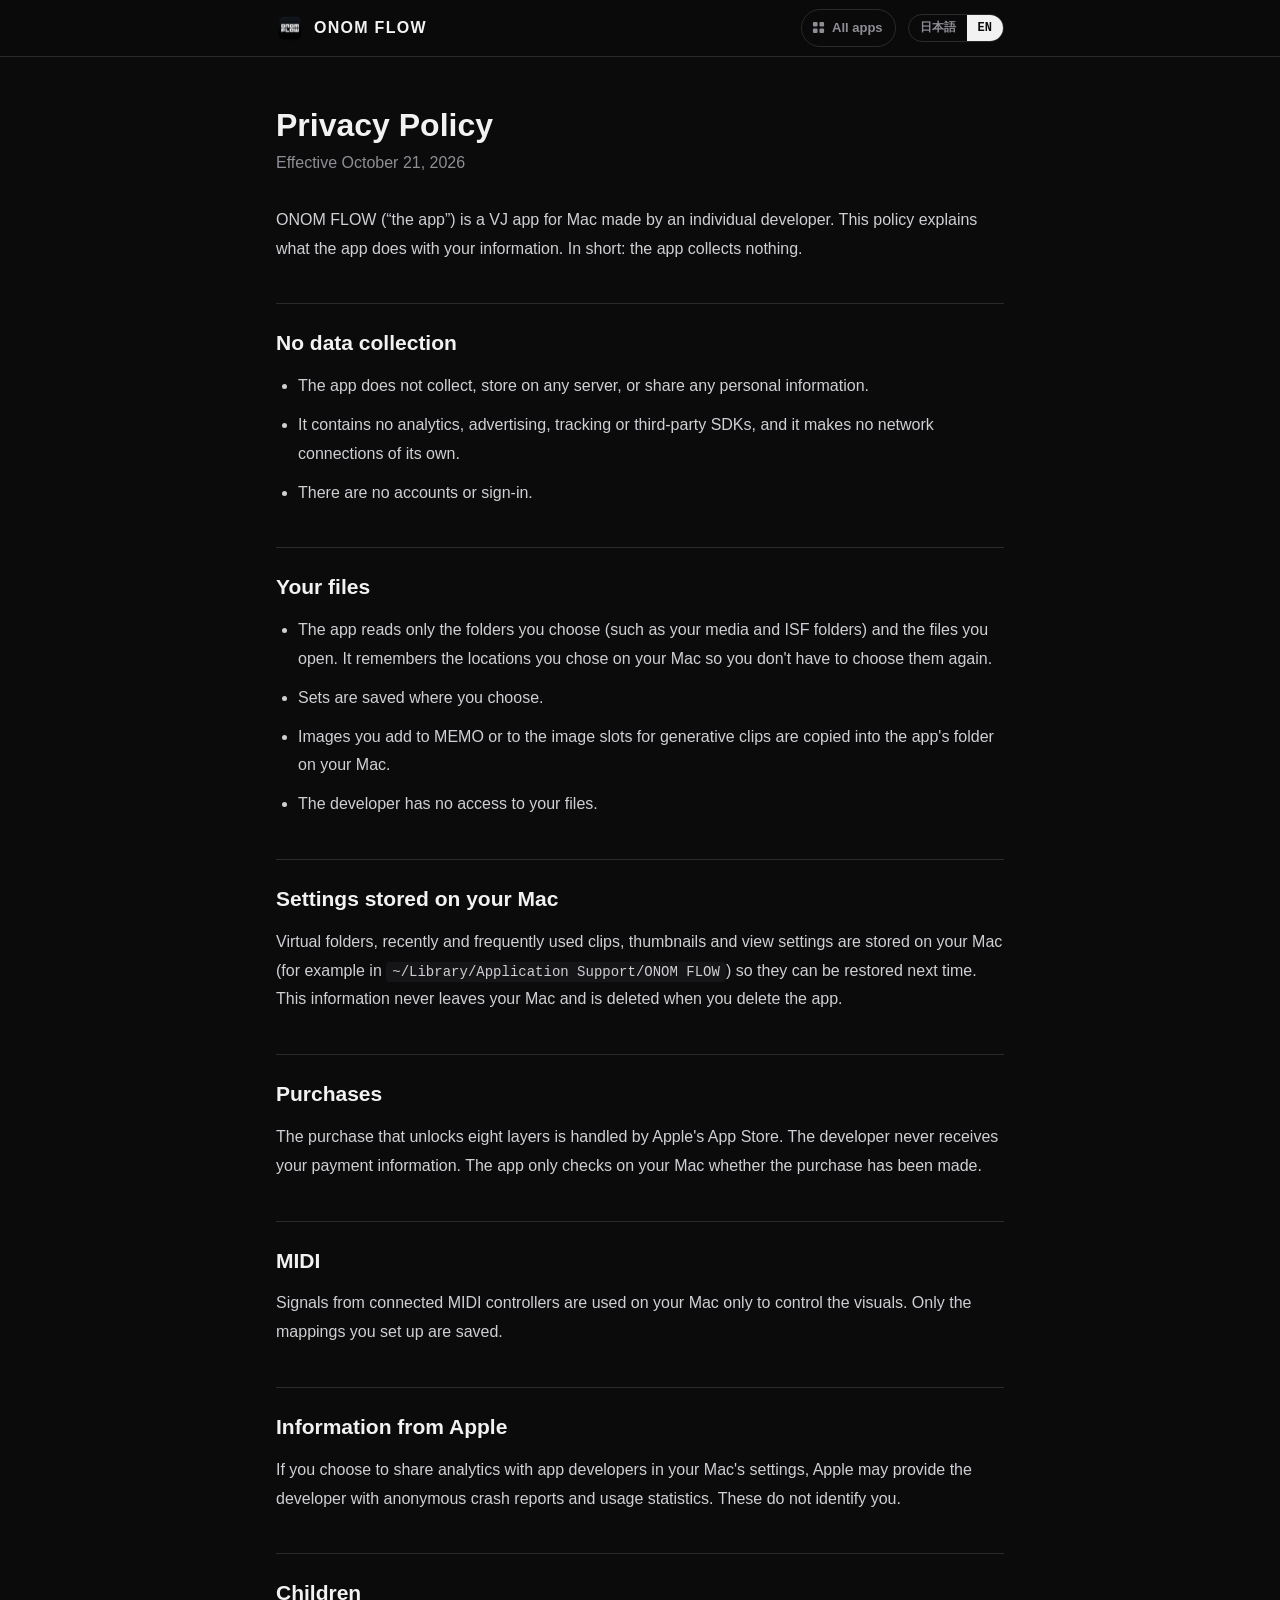
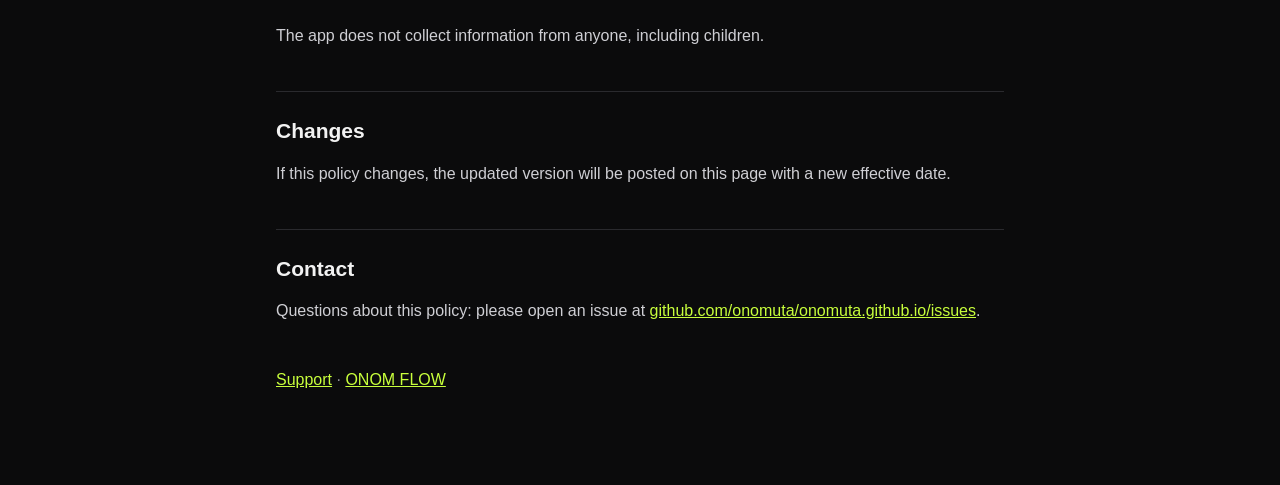
<file: onomflow/privacy/index.html>
<!doctype html>
<html lang="ja" data-lang="ja">
<head>
<meta charset="utf-8">
<meta name="viewport" content="width=device-width, initial-scale=1">
<title>ONOM FLOW プライバシーポリシー</title>
<meta name="description" content="ONOM FLOW のプライバシーポリシー。">
<link rel="icon" href="../../assets/onomflow-icon.png">
<link rel="stylesheet" href="../doc.css">
</head>
<body>
<header class="top">
  <div class="wrap">
    <a class="brand" href="../"><img src="../../assets/onomflow-icon.png" alt="">ONOM FLOW</a>
    <div class="spacer"></div>
    <a class="nav-apps" href="../../"><svg viewBox="0 0 14 14" aria-hidden="true"><rect x="1" y="1" width="5" height="5" rx="1.2"/><rect x="8" y="1" width="5" height="5" rx="1.2"/><rect x="1" y="8" width="5" height="5" rx="1.2"/><rect x="8" y="8" width="5" height="5" rx="1.2"/></svg><span lang="ja">アプリ一覧</span><span lang="en">All apps</span></a>
    <div class="lang-toggle" role="group" aria-label="Language">
      <button type="button" data-set-lang="ja" aria-pressed="true">日本語</button>
      <button type="button" data-set-lang="en" aria-pressed="false">EN</button>
    </div>
  </div>
</header>

<main class="doc">

<section lang="ja">
  <h1>プライバシーポリシー</h1>
  <p class="updated">2026年10月21日 施行</p>

  <p>ONOM FLOW（以下「本アプリ」）は、個人の開発者が作った Mac 用の VJ アプリです。このポリシーでは、本アプリがあなたの情報をどう扱うかを説明します。要するに、本アプリは何も集めません。</p>

  <h2>情報を集めません</h2>
  <ul>
    <li>個人情報を集めたり、サーバーへ保存したり、第三者と共有したりしません。</li>
    <li>分析、広告、トラッキング、第三者の SDK は入っていません。本アプリ自身はネットワークに接続しません。</li>
    <li>アカウントやログインはありません。</li>
  </ul>

  <h2>あなたのファイル</h2>
  <ul>
    <li>本アプリが読むのは、あなたが選んだフォルダ（素材フォルダや ISF のフォルダ）と、あなたが開いたファイルだけです。もう一度選ばなくて済むよう、選んだ場所を Mac の中に覚えます。</li>
    <li>セットは、あなたが選んだ場所に保存します。</li>
    <li>MEMO やジェネ素材の画像の枠に加えた画像は、写しを Mac の中のアプリのフォルダに保存します。</li>
    <li>開発者があなたのファイルを見ることはありません。</li>
  </ul>

  <h2>Mac の中に保存する設定</h2>
  <p>表示用のフォルダ、最近使った素材とよく使う素材、サムネイル、画面の設定を、次に起動したときに戻せるよう Mac の中（<code>~/Library/Application Support/ONOM FLOW</code> など）に保存します。これらが Mac の外へ送られることはなく、本アプリを削除すると消えます。</p>

  <h2>購入</h2>
  <p>8レイヤーにする購入は、Apple の App Store が処理します。支払いの情報を開発者が受け取ることはありません。本アプリは、購入済みかどうかを Mac の中で確かめるだけです。</p>

  <h2>MIDI</h2>
  <p>つないだ MIDI コントローラーからの信号は、Mac の中で映像の操作にだけ使います。保存するのは、あなたが設定した割り当てだけです。</p>

  <h2>Apple から届く情報</h2>
  <p>Mac の設定で App デベロッパと解析データを共有することを選んでいる場合、Apple から開発者へ、匿名のクラッシュレポートや利用の統計が届くことがあります。これにあなたを特定する情報は含まれません。</p>

  <h2>子ども</h2>
  <p>本アプリは、子どもを含め、だれからも情報を集めません。</p>

  <h2>変更</h2>
  <p>このポリシーを変えるときは、このページに新しい施行日とともに載せます。</p>

  <h2>お問い合わせ</h2>
  <p>このポリシーについてのご質問は、<a href="https://github.com/onomuta/onomuta.github.io/issues">github.com/onomuta/onomuta.github.io/issues</a> から Issue を作成してください。</p>
  <p class="links"><a href="../support/">サポート</a> · <a href="../">ONOM FLOW</a></p>
</section>

<section lang="en">
  <h1>Privacy Policy</h1>
  <p class="updated">Effective October 21, 2026</p>

  <p>ONOM FLOW (“the app”) is a VJ app for Mac made by an individual developer. This policy explains what the app does with your information. In short: the app collects nothing.</p>

  <h2>No data collection</h2>
  <ul>
    <li>The app does not collect, store on any server, or share any personal information.</li>
    <li>It contains no analytics, advertising, tracking or third-party SDKs, and it makes no network connections of its own.</li>
    <li>There are no accounts or sign-in.</li>
  </ul>

  <h2>Your files</h2>
  <ul>
    <li>The app reads only the folders you choose (such as your media and ISF folders) and the files you open. It remembers the locations you chose on your Mac so you don't have to choose them again.</li>
    <li>Sets are saved where you choose.</li>
    <li>Images you add to MEMO or to the image slots for generative clips are copied into the app's folder on your Mac.</li>
    <li>The developer has no access to your files.</li>
  </ul>

  <h2>Settings stored on your Mac</h2>
  <p>Virtual folders, recently and frequently used clips, thumbnails and view settings are stored on your Mac (for example in <code>~/Library/Application Support/ONOM FLOW</code>) so they can be restored next time. This information never leaves your Mac and is deleted when you delete the app.</p>

  <h2>Purchases</h2>
  <p>The purchase that unlocks eight layers is handled by Apple's App Store. The developer never receives your payment information. The app only checks on your Mac whether the purchase has been made.</p>

  <h2>MIDI</h2>
  <p>Signals from connected MIDI controllers are used on your Mac only to control the visuals. Only the mappings you set up are saved.</p>

  <h2>Information from Apple</h2>
  <p>If you choose to share analytics with app developers in your Mac's settings, Apple may provide the developer with anonymous crash reports and usage statistics. These do not identify you.</p>

  <h2>Children</h2>
  <p>The app does not collect information from anyone, including children.</p>

  <h2>Changes</h2>
  <p>If this policy changes, the updated version will be posted on this page with a new effective date.</p>

  <h2>Contact</h2>
  <p>Questions about this policy: please open an issue at <a href="https://github.com/onomuta/onomuta.github.io/issues">github.com/onomuta/onomuta.github.io/issues</a>.</p>
  <p class="links"><a href="../support/">Support</a> · <a href="../">ONOM FLOW</a></p>
</section>

</main>
<script src="../doc.js"></script>
</body>
</html>
</file>
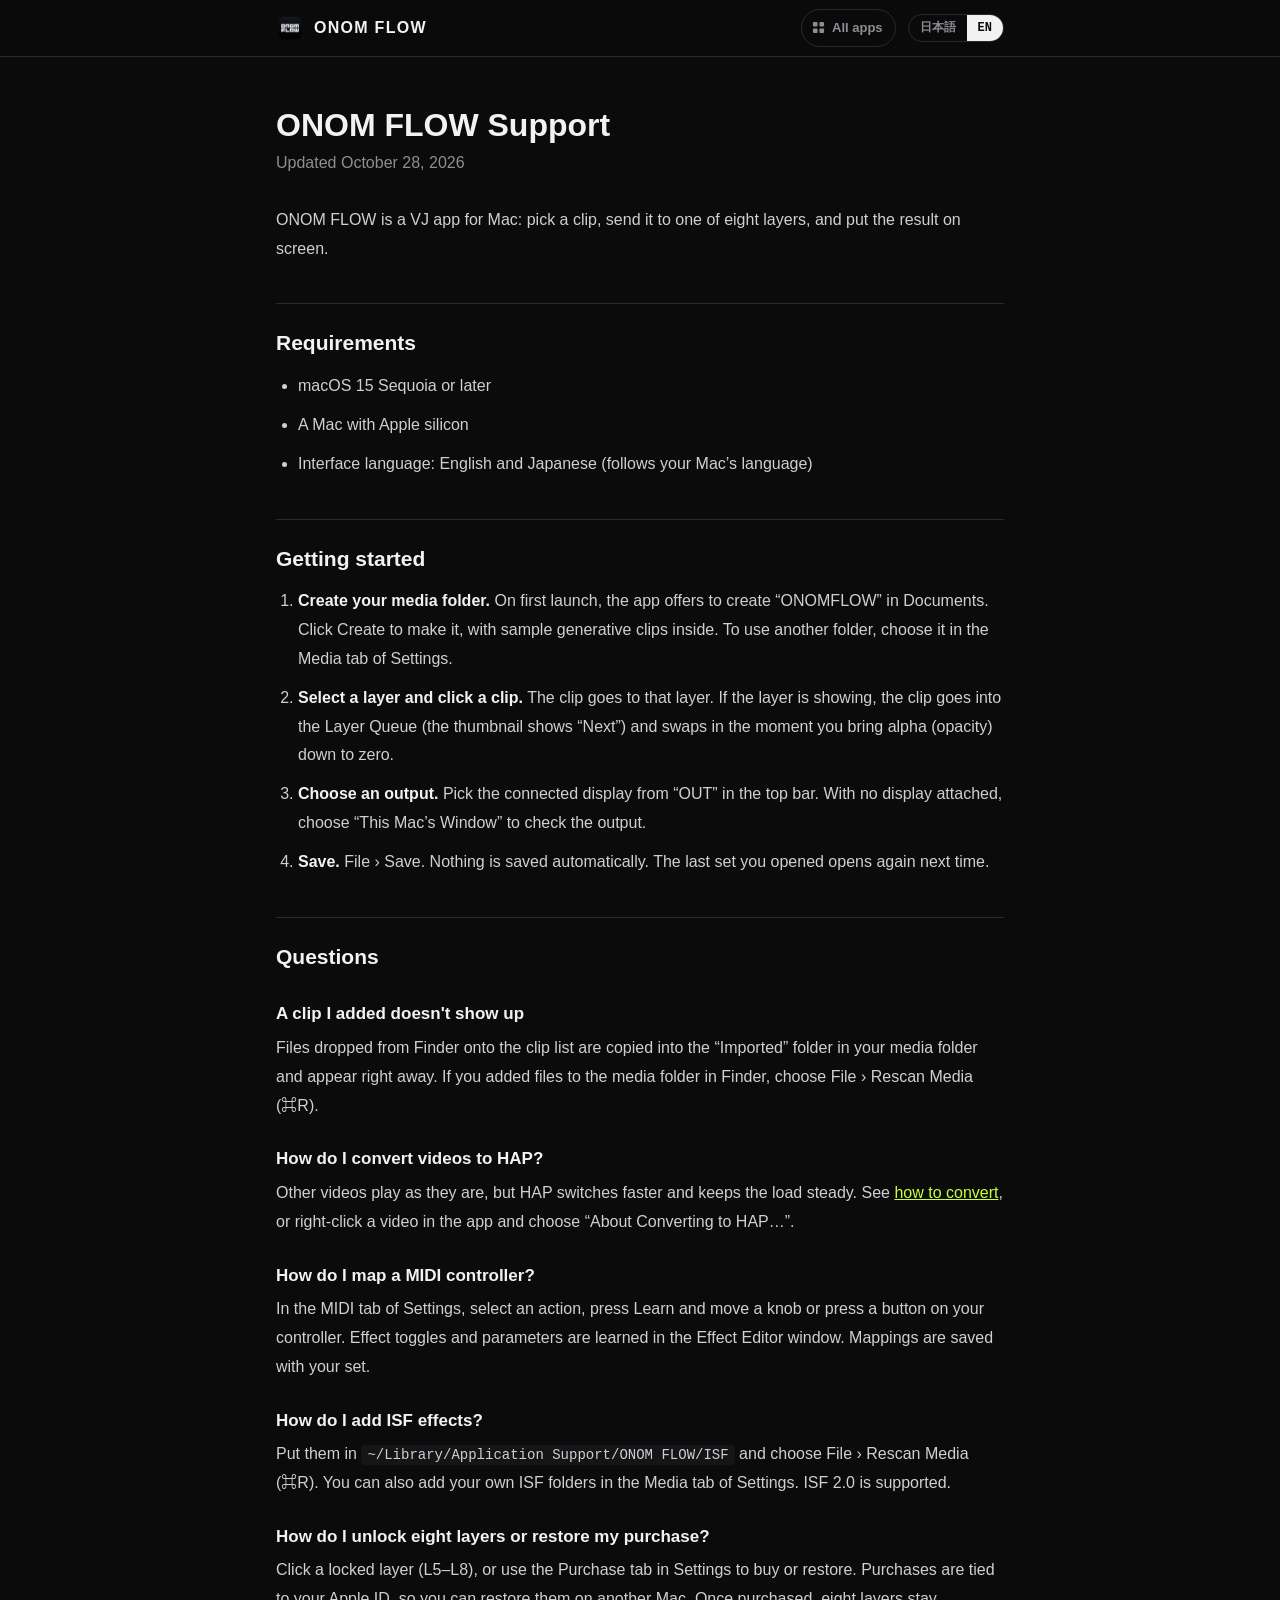
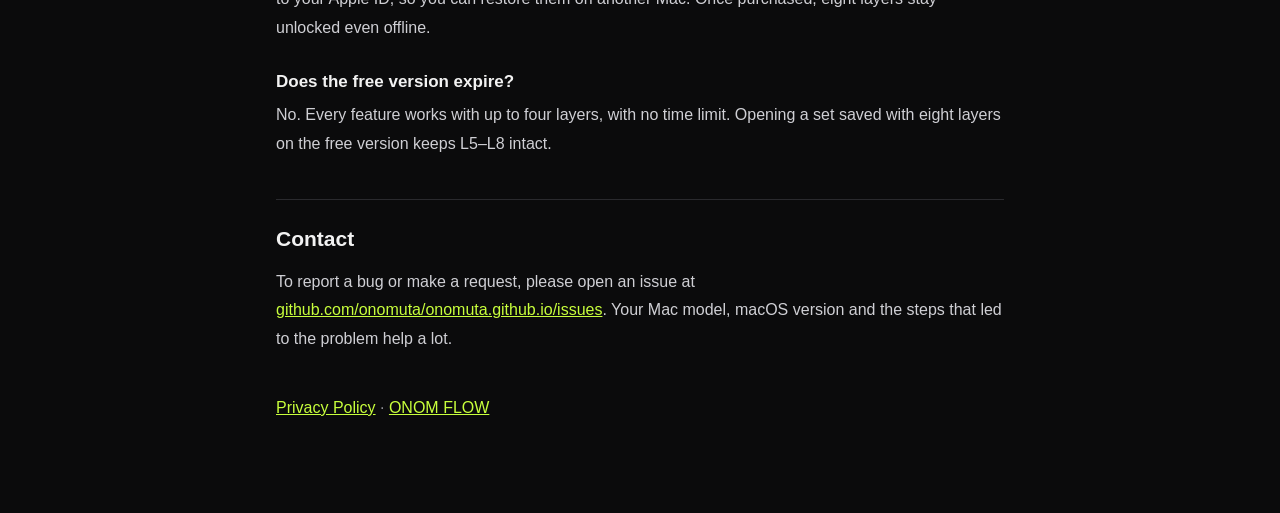
<file: onomflow/support/index.html>
<!doctype html>
<html lang="ja" data-lang="ja">
<head>
<meta charset="utf-8">
<meta name="viewport" content="width=device-width, initial-scale=1">
<title>ONOM FLOW サポート</title>
<meta name="description" content="ONOM FLOW の使い方、よくある質問、問い合わせ先。">
<link rel="icon" href="../../assets/onomflow-icon.png">
<link rel="stylesheet" href="../doc.css">
</head>
<body>
<header class="top">
  <div class="wrap">
    <a class="brand" href="../"><img src="../../assets/onomflow-icon.png" alt="">ONOM FLOW</a>
    <div class="spacer"></div>
    <a class="nav-apps" href="../../"><svg viewBox="0 0 14 14" aria-hidden="true"><rect x="1" y="1" width="5" height="5" rx="1.2"/><rect x="8" y="1" width="5" height="5" rx="1.2"/><rect x="1" y="8" width="5" height="5" rx="1.2"/><rect x="8" y="8" width="5" height="5" rx="1.2"/></svg><span lang="ja">アプリ一覧</span><span lang="en">All apps</span></a>
    <div class="lang-toggle" role="group" aria-label="Language">
      <button type="button" data-set-lang="ja" aria-pressed="true">日本語</button>
      <button type="button" data-set-lang="en" aria-pressed="false">EN</button>
    </div>
  </div>
</header>

<main class="doc">

<section lang="ja">
  <h1>ONOM FLOW サポート</h1>
  <p class="updated">2026年10月28日 更新</p>

  <p>ONOM FLOW は、素材を8つのレイヤーへ次々と流し込んで映像を出す、Mac専用のVJアプリです。</p>

  <h2>動作環境</h2>
  <ul>
    <li>macOS 15 Sequoia 以降</li>
    <li>Apple シリコン搭載の Mac</li>
    <li>画面の言語：日本語・英語（Mac の言語に合わせます）</li>
  </ul>

  <h2>はじめかた</h2>
  <ol>
    <li><strong>素材フォルダを作る。</strong>はじめて起動すると、書類フォルダに「ONOMFLOW」を作るか聞かれます。「作成」を押すと、サンプルのジェネ素材を入れた素材フォルダができます。ほかのフォルダを使うときは、設定の「素材」タブで選びます。</li>
    <li><strong>レイヤーを選んで、素材をクリック。</strong>選んだ素材がそのレイヤーに入ります。映像が出ているレイヤーでは素材がレイヤーキューに入り（サムネイルに「次」と出ます）、alpha（不透明度）を0まで下げた瞬間に切り替わります。</li>
    <li><strong>出力先を選ぶ。</strong>上部バーの「OUT」から、つないだディスプレイを選びます。ディスプレイが無いときは「このMacのウィンドウ」で確かめられます。</li>
    <li><strong>保存する。</strong>ファイル › 保存。自動では保存しません。次に起動すると、最後に開いたセットが開きます。</li>
  </ol>

  <h2>よくある質問</h2>
  <h3>足した素材が一覧に出ません</h3>
  <p>Finder から素材一覧へ落とすと、素材フォルダの「Imported」へ写して、すぐに一覧へ出します。Finder で素材フォルダへ直接足したときは、ファイル › 素材を読み直す（⌘R）を選んでください。</p>
  <h3>動画を HAP に変換するには</h3>
  <p>HAP 以外の動画もそのまま再生できますが、HAP にすると切り替えが速く、負荷も安定します。変換のしかたは <a href="../#hap">こちら</a>。アプリでは、動画を右クリックして「HAPへの変換について」でも確かめられます。</p>
  <h3>MIDIコントローラーを割り当てるには</h3>
  <p>設定の「MIDI」タブで、操作を選んで Learn を押し、コントローラーのノブやボタンを動かします。エフェクトのオン・オフとパラメータは、エフェクト編集ウィンドウで Learn します。割り当てはセットと一緒に保存されます。</p>
  <h3>ISFエフェクトを足すには</h3>
  <p><code>~/Library/Application Support/ONOM FLOW/ISF</code> に置いて、ファイル › 素材を読み直す を選びます。手持ちの ISF のフォルダは、設定の「素材」タブで足せます。対応は ISF 2.0 です。</p>
  <h3>8レイヤーにするには／購入を復元するには</h3>
  <p>鍵の付いたレイヤー（L5〜L8）をクリックするか、設定の「購入」タブから購入・復元できます。購入は Apple ID に紐づくので、別の Mac でも復元できます。一度購入すれば、ネットにつながっていなくても8レイヤーのまま使えます。</p>
  <h3>無料版に期限はありますか</h3>
  <p>ありません。無料版でもすべての機能を、期限なしで4レイヤーまで使えます。8レイヤーで保存したセットを無料版で開いても、L5〜L8 の中身は消えません。</p>

  <h2>お問い合わせ</h2>
  <p>不具合のご報告やご要望は、<a href="https://github.com/onomuta/onomuta.github.io/issues">github.com/onomuta/onomuta.github.io/issues</a> から Issue を作成してください。お使いの Mac、macOS のバージョン、起きたときの手順を添えていただけると助かります。</p>
  <p class="links"><a href="../privacy/">プライバシーポリシー</a> · <a href="../">ONOM FLOW</a></p>
</section>

<section lang="en">
  <h1>ONOM FLOW Support</h1>
  <p class="updated">Updated October 28, 2026</p>

  <p>ONOM FLOW is a VJ app for Mac: pick a clip, send it to one of eight layers, and put the result on screen.</p>

  <h2>Requirements</h2>
  <ul>
    <li>macOS 15 Sequoia or later</li>
    <li>A Mac with Apple silicon</li>
    <li>Interface language: English and Japanese (follows your Mac’s language)</li>
  </ul>

  <h2>Getting started</h2>
  <ol>
    <li><strong>Create your media folder.</strong> On first launch, the app offers to create “ONOMFLOW” in Documents. Click Create to make it, with sample generative clips inside. To use another folder, choose it in the Media tab of Settings.</li>
    <li><strong>Select a layer and click a clip.</strong> The clip goes to that layer. If the layer is showing, the clip goes into the Layer Queue (the thumbnail shows “Next”) and swaps in the moment you bring alpha (opacity) down to zero.</li>
    <li><strong>Choose an output.</strong> Pick the connected display from “OUT” in the top bar. With no display attached, choose “This Mac’s Window” to check the output.</li>
    <li><strong>Save.</strong> File › Save. Nothing is saved automatically. The last set you opened opens again next time.</li>
  </ol>

  <h2>Questions</h2>
  <h3>A clip I added doesn't show up</h3>
  <p>Files dropped from Finder onto the clip list are copied into the “Imported” folder in your media folder and appear right away. If you added files to the media folder in Finder, choose File › Rescan Media (⌘R).</p>
  <h3>How do I convert videos to HAP?</h3>
  <p>Other videos play as they are, but HAP switches faster and keeps the load steady. See <a href="../#hap">how to convert</a>, or right-click a video in the app and choose “About Converting to HAP…”.</p>
  <h3>How do I map a MIDI controller?</h3>
  <p>In the MIDI tab of Settings, select an action, press Learn and move a knob or press a button on your controller. Effect toggles and parameters are learned in the Effect Editor window. Mappings are saved with your set.</p>
  <h3>How do I add ISF effects?</h3>
  <p>Put them in <code>~/Library/Application Support/ONOM FLOW/ISF</code> and choose File › Rescan Media (⌘R). You can also add your own ISF folders in the Media tab of Settings. ISF 2.0 is supported.</p>
  <h3>How do I unlock eight layers or restore my purchase?</h3>
  <p>Click a locked layer (L5–L8), or use the Purchase tab in Settings to buy or restore. Purchases are tied to your Apple ID, so you can restore them on another Mac. Once purchased, eight layers stay unlocked even offline.</p>
  <h3>Does the free version expire?</h3>
  <p>No. Every feature works with up to four layers, with no time limit. Opening a set saved with eight layers on the free version keeps L5–L8 intact.</p>

  <h2>Contact</h2>
  <p>To report a bug or make a request, please open an issue at <a href="https://github.com/onomuta/onomuta.github.io/issues">github.com/onomuta/onomuta.github.io/issues</a>. Your Mac model, macOS version and the steps that led to the problem help a lot.</p>
  <p class="links"><a href="../privacy/">Privacy Policy</a> · <a href="../">ONOM FLOW</a></p>
</section>

</main>
<script src="../doc.js"></script>
</body>
</html>
</file>
<file: onomflow/doc.css>
/* Shared by the ONOM FLOW support and privacy pages. */
:root {
  --bg: #0b0b0c;
  --panel: #151517;
  --rule: #2a2a2e;
  --text: #f2f2f2;
  --body: #cfcfd4;
  --muted: #8e8e95;
  --accent: #c8ff3c;
  --mono: ui-monospace, "SF Mono", Menlo, monospace;
}
* { box-sizing: border-box; }
html { -webkit-text-size-adjust: 100%; }
body {
  margin: 0;
  background: var(--bg);
  color: var(--text);
  font: 16px/1.8 -apple-system, BlinkMacSystemFont, "Hiragino Sans", "Helvetica Neue", sans-serif;
}
html[data-lang="ja"] [lang="en"], html[data-lang="en"] [lang="ja"] { display: none !important; }
a { color: var(--accent); }
.wrap { max-width: 760px; margin: 0 auto; padding: 0 16px; }

header.top {
  position: sticky; top: 0; z-index: 10;
  background: rgba(11, 11, 12, 0.85);
  backdrop-filter: blur(12px); -webkit-backdrop-filter: blur(12px);
  border-bottom: 1px solid var(--rule);
}
header.top .wrap { display: flex; align-items: center; gap: 12px; height: 56px; }
.brand { display: flex; align-items: center; gap: 10px; font-weight: 800; letter-spacing: 0.08em; text-decoration: none; color: var(--text); }
.brand img { width: 28px; height: 28px; border-radius: 7px; }
.spacer { flex: 1; }
.nav-apps {
  display: flex; align-items: center; gap: 7px; padding: 6px 12px 6px 10px; border-radius: 999px;
  border: 1px solid var(--rule); color: var(--muted); font-size: 13px; font-weight: 600; text-decoration: none;
}
.nav-apps:hover { color: var(--text); border-color: var(--muted); }
.nav-apps svg { width: 13px; height: 13px; fill: currentColor; }
@media (max-width: 640px) { .nav-apps { padding: 8px; } .nav-apps span { display: none !important; } }
.lang-toggle { display: flex; border: 1px solid var(--rule); border-radius: 999px; overflow: hidden; font: 600 12px/1 var(--mono); }
.lang-toggle button { background: none; border: 0; color: var(--muted); padding: 7px 11px; cursor: pointer; font: inherit; }
.lang-toggle button[aria-pressed="true"] { background: var(--text); color: var(--bg); }

.doc { max-width: 760px; margin: 0 auto; padding: 48px 16px 80px; }
.doc h1 { font-size: 32px; line-height: 1.25; margin: 0 0 4px; }
.doc h2 { font-size: 21px; margin: 40px 0 10px; padding-top: 20px; border-top: 1px solid var(--rule); }
.doc h3 { font-size: 17px; margin: 24px 0 4px; }
.doc p, .doc li { color: var(--body); margin: 0 0 10px; }
.doc ul, .doc ol { padding-left: 22px; margin: 0 0 10px; }
.doc li strong { color: var(--text); }
.doc code { font: 14px var(--mono); background: var(--panel); padding: 2px 6px; border-radius: 4px; word-break: break-all; }
.updated { color: var(--muted) !important; margin-bottom: 28px !important; }
.callout { border-left: 3px solid var(--accent); padding: 4px 0 4px 14px; }
.links { margin-top: 40px !important; color: var(--muted) !important; }
</file>
